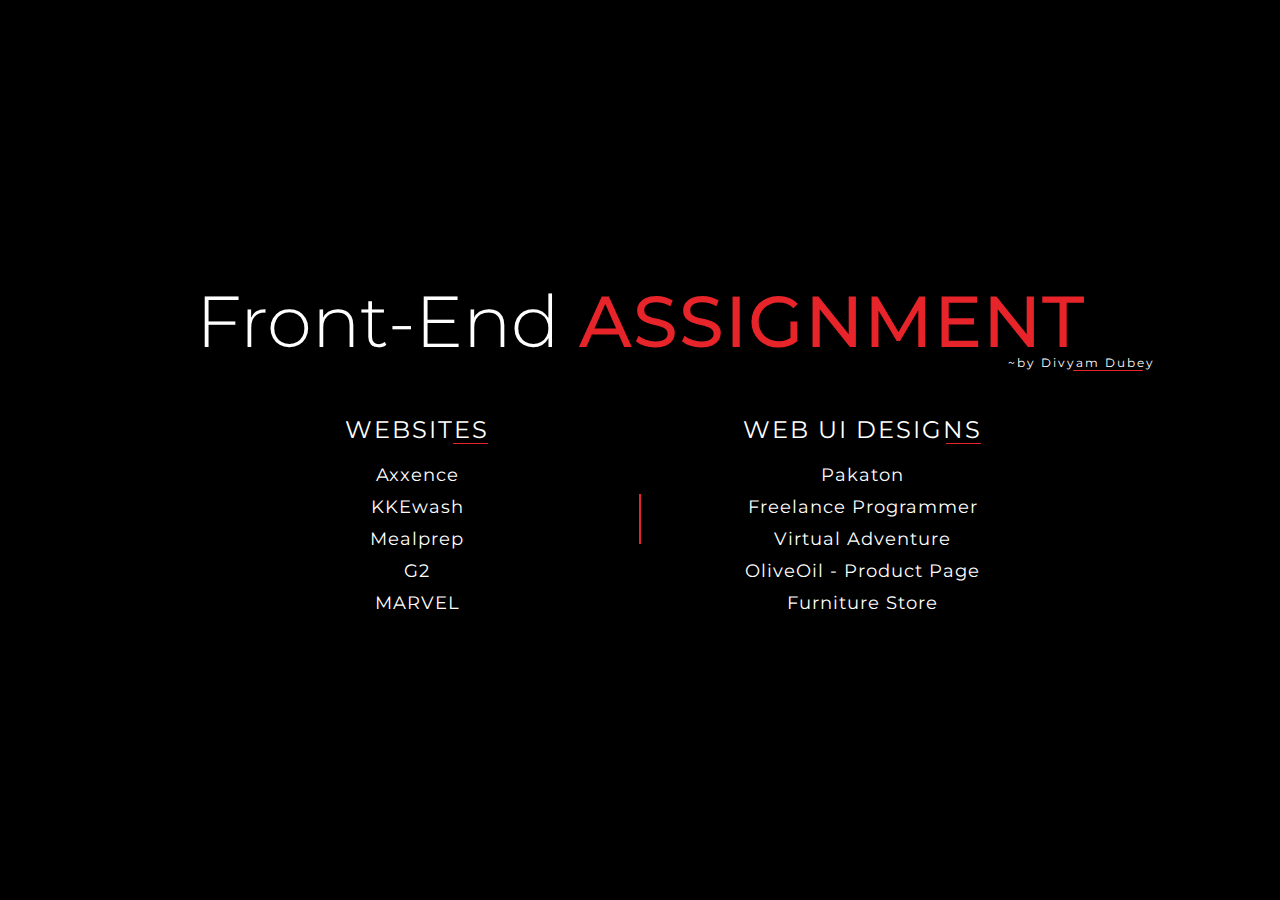
<file: index.html>
<!DOCTYPE html>
<html lang="en">
  <head>
    <meta charset="UTF-8" />
    <meta name="viewport" content="width=device-width, initial-scale=1.0" />
    <title>Fron-End Assignments</title>
    <link rel="stylesheet" href="style.css" />
    <link rel="shortcut icon" href="./favicon.png" type="image/x-icon" />
  </head>
  <body>
    <div class="main">
      <div class="main-container">
        <div class="head">
          <h1>Front-End <span class="red-txt">ASSIGNMENT</span></h1>
          <div class="author-name">
            <p>~by Divyam Dubey <span class="red-bar"></span></p>
          </div>
        </div>
        <div class="links-container">
          <ul>
            <h2 class="link-heading">
              Websit<span class="pos-rel"
                >es<span class="red-head-bar"></span
              ></span>
            </h2>
            <li><a href="./website/Axxence-website/index.html">Axxence</a></li>
            <li><a href="./website/kkewash/index.html">KKEwash</a></li>
            <li><a href="./website/Mealprep/index.html">Mealprep</a></li>
            <li><a href="./website/g2-website-static/index.html">G2</a></li>
            <li><a href="./website/marvel-website/index.html">MARVEL</a></li>
          </ul>
          <div class="separator"></div>
          <ul>
            <h2 class="link-heading">
              Web UI Desig<span class="pos-rel"
                >ns<span class="red-head-bar"></span
              ></span>
            </h2>
            <li><a href="./web ui/web-ui-10-pakaton/index.html">Pakaton</a></li>
            <li>
              <a href="./web ui/web-ui-11-man-programmer/index.html"
                >Freelance Programmer</a
              >
            </li>
            <li>
              <a href="./web ui/web-ui-9-virtual-adventure/"
                >Virtual Adventure</a
              >
            </li>
            <li>
              <a href="./web ui/web-ui-12-olive-oil/"
                >OliveOil - Product Page</a
              >
            </li>
            <li>
              <a href="./web ui/web-ui-13-furniture-store/">Furniture Store</a>
            </li>
          </ul>
        </div>
      </div>
    </div>
  </body>
</html>
</file>
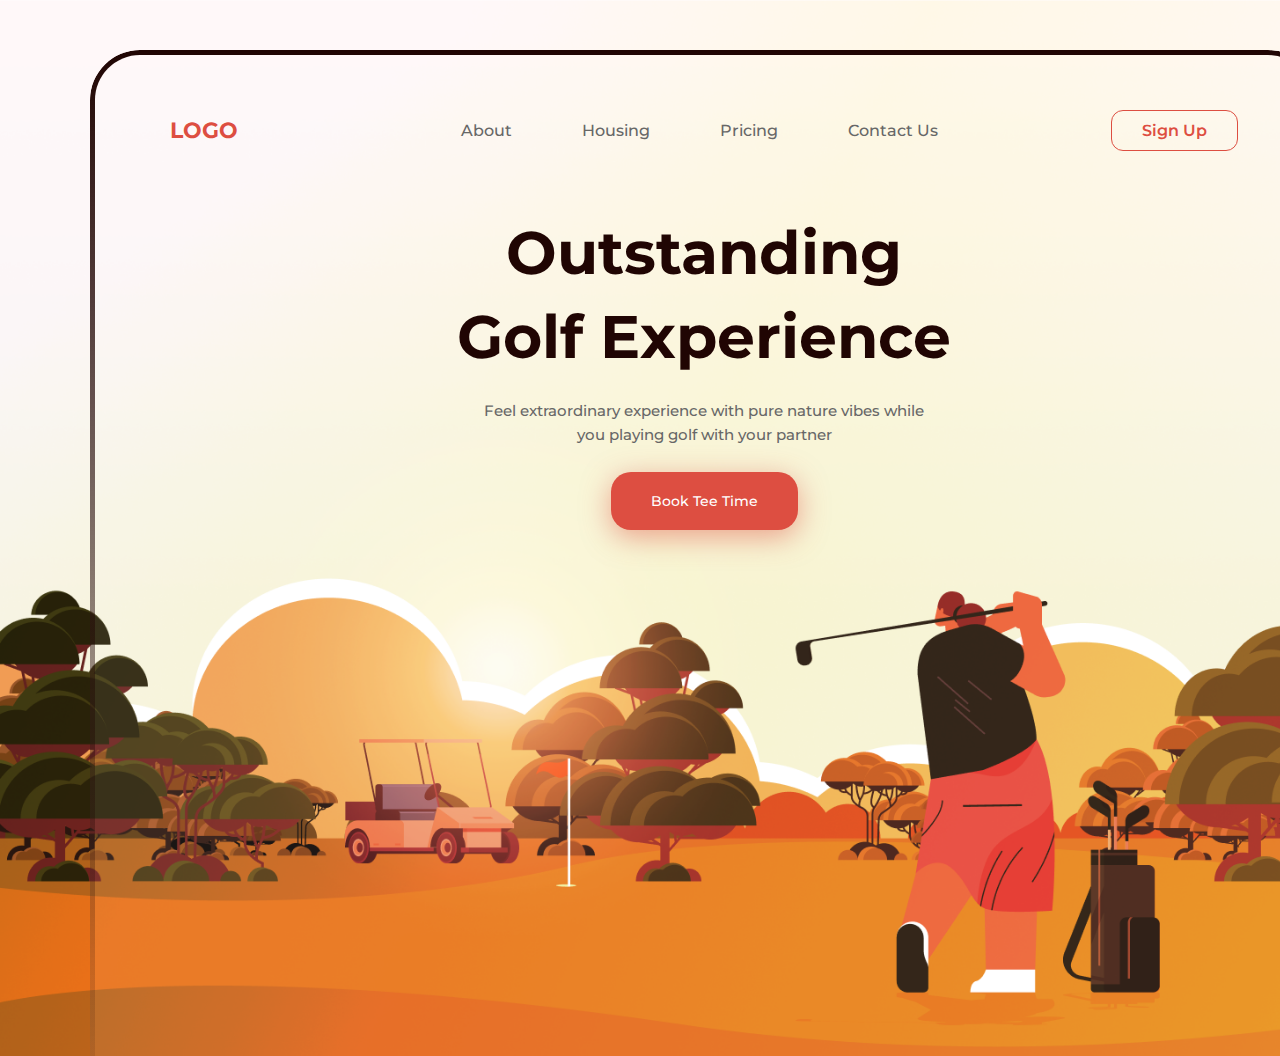
<file: web ui/web-ui-10-pakaton/index.html>
<!DOCTYPE html>
<html lang="en">
  <head>
    <meta charset="UTF-8" />
    <meta name="viewport" content="width=device-width, initial-scale=1.0" />
    <link
      rel="icon"
      href="data:image/svg+xml,<svg xmlns=%22http://www.w3.org/2000/svg%22 viewBox=%220 0 100 100%22><text y=%22.9em%22 font-size=%2290%22>⛳</text></svg>"
    />
    <title>Golf</title>
    <link rel="stylesheet" href="style.css" />
  </head>
  <body>
    <div class="app">
      <section class="hero-section">
        <div class="hero-bg-container">
          <img src="./hero-bg.png" alt="" />
        </div>
        <div class="hero-content-container">
          <div class="hero-content">
            <div class="navbar">
              <div class="logo">LOGO</div>
              <ul class="nav-links-list">
                <li class="nav-link-item">About</li>
                <li class="nav-link-item">Housing</li>
                <li class="nav-link-item">Pricing</li>
                <li class="nav-link-item">Contact Us</li>
              </ul>
              <button class="signup-btn">Sign Up</button>
            </div>
            <div class="hero-middle-content">
              <h1>
                Outstanding <br />
                Golf Experience
              </h1>
              <p>
                Feel extraordinary experience with pure nature vibes while
                <br />
                you playing golf with your partner
              </p>
              <button class="explore-now-btn">Book Tee Time</button>
            </div>
          </div>
        </div>
      </section>
    </div>
  </body>
</html>
</file>
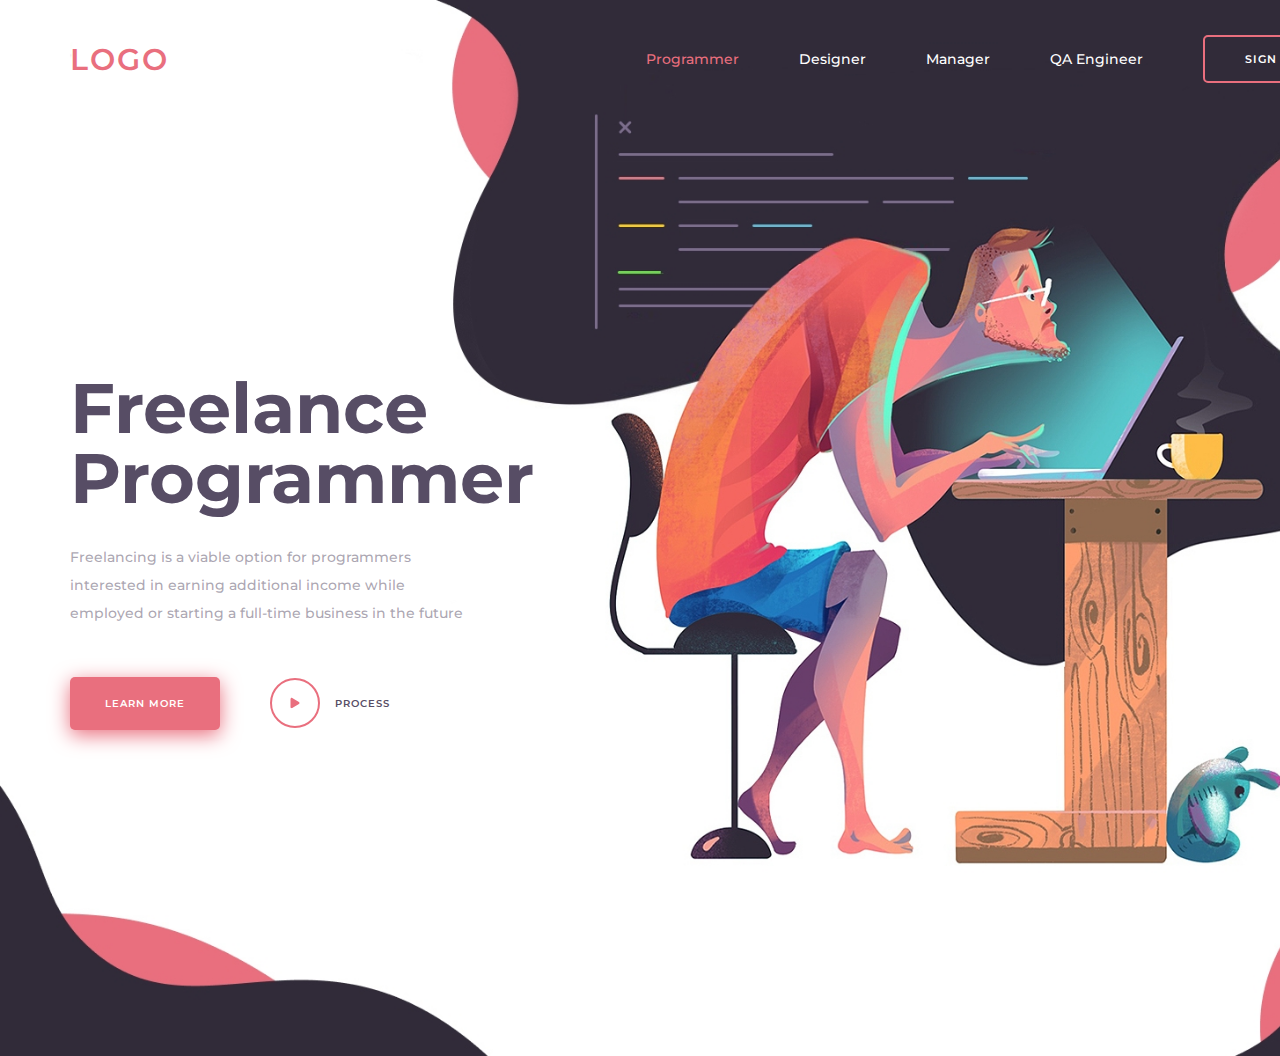
<file: web ui/web-ui-11-man-programmer/index.html>
<!DOCTYPE html>
<html lang="en">
  <head>
    <meta charset="UTF-8" />
    <meta name="viewport" content="width=device-width, initial-scale=1.0" />
    <title>Freelance Programmer</title>
    <link rel="stylesheet" href="style.css" />
  </head>
  <body>
    <div class="app">
      <div class="bg-img-container">
        <img src="test.jpg" alt="" />
      </div>
      <div class="hero-content">
        <nav class="navbar">
          <div class="logo-container">LOGO</div>
          <ul class="nav-links-list">
            <li class="nav-link-item">Programmer</li>
            <li class="nav-link-item">Designer</li>
            <li class="nav-link-item">Manager</li>
            <li class="nav-link-item">QA Engineer</li>
            <li class="nav-link-item">
              <button class="signin-btn">SIGN IN</button>
            </li>
          </ul>
        </nav>
        <div class="middle-section">
          <h1>Freelance <br />Programmer</h1>
          <p>
            Freelancing is a viable option for programmers <br />
            interested in earning additional income while <br />
            employed or starting a full-time business in the future
          </p>
          <div class="btn-container">
            <button class="learn-btn">LEARN MORE</button>
            <button class="process-btn">
              <span class="play-icon"
                ><svg xmlns="http://www.w3.org/2000/svg" viewBox="0 0 384 512">
                  <path
                    d="M73 39c-14.8-9.1-33.4-9.4-48.5-.9S0 62.6 0 80V432c0 17.4 9.4 33.4 24.5 41.9s33.7 8.1 48.5-.9L361 297c14.3-8.7 23-24.2 23-41s-8.7-32.2-23-41L73 39z"
                  /></svg></span
              ><span>PROCESS</span>
            </button>
          </div>
        </div>
      </div>
    </div>
  </body>
</html>
</file>
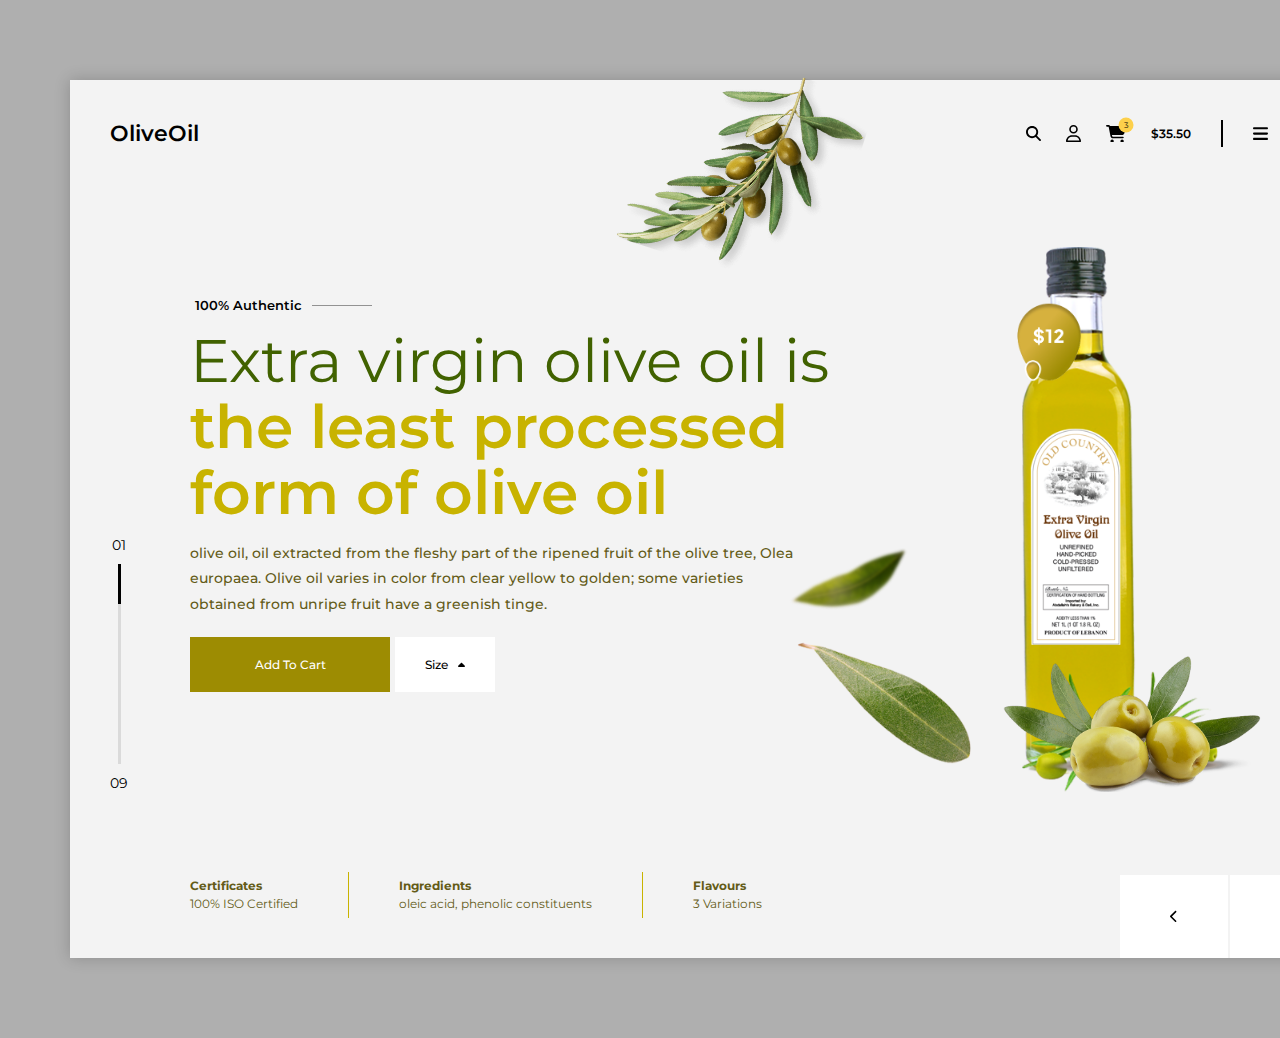
<file: web ui/web-ui-12-olive-oil/index.html>
<!DOCTYPE html>
<html lang="en">
  <head>
    <meta charset="UTF-8" />
    <meta name="viewport" content="width=device-width, initial-scale=1.0" />
    <title>Single Product Page Design UI</title>
    <link rel="stylesheet" href="style.css" />
    <link rel="shortcut icon" href="#" type="image/x-icon" />
  </head>
  <body>
    <div class="main">
      <div class="main-container">
        <!-- navbar -->
        <nav>
          <div class="nav-logo-container">OliveOil</div>
          <div class="nav-right">
            <div class="nav-icons-container">
              <div class="nav-icon">
                <svg xmlns="http://www.w3.org/2000/svg" viewBox="0 0 512 512">
                  <path
                    d="M416 208c0 45.9-14.9 88.3-40 122.7L502.6 457.4c12.5 12.5 12.5 32.8 0 45.3s-32.8 12.5-45.3 0L330.7 376c-34.4 25.2-76.8 40-122.7 40C93.1 416 0 322.9 0 208S93.1 0 208 0S416 93.1 416 208zM208 352a144 144 0 1 0 0-288 144 144 0 1 0 0 288z"
                  />
                </svg>
              </div>
              <div class="nav-icon">
                <svg xmlns="http://www.w3.org/2000/svg" viewBox="0 0 448 512">
                  <path
                    d="M304 128a80 80 0 1 0 -160 0 80 80 0 1 0 160 0zM96 128a128 128 0 1 1 256 0A128 128 0 1 1 96 128zM49.3 464H398.7c-8.9-63.3-63.3-112-129-112H178.3c-65.7 0-120.1 48.7-129 112zM0 482.3C0 383.8 79.8 304 178.3 304h91.4C368.2 304 448 383.8 448 482.3c0 16.4-13.3 29.7-29.7 29.7H29.7C13.3 512 0 498.7 0 482.3z"
                  />
                </svg>
              </div>
              <div class="nav-icon cart-icon">
                <svg xmlns="http://www.w3.org/2000/svg" viewBox="0 0 576 512">
                  <path
                    d="M0 24C0 10.7 10.7 0 24 0H69.5c22 0 41.5 12.8 50.6 32h411c26.3 0 45.5 25 38.6 50.4l-41 152.3c-8.5 31.4-37 53.3-69.5 53.3H170.7l5.4 28.5c2.2 11.3 12.1 19.5 23.6 19.5H488c13.3 0 24 10.7 24 24s-10.7 24-24 24H199.7c-34.6 0-64.3-24.6-70.7-58.5L77.4 54.5c-.7-3.8-4-6.5-7.9-6.5H24C10.7 48 0 37.3 0 24zM128 464a48 48 0 1 1 96 0 48 48 0 1 1 -96 0zm336-48a48 48 0 1 1 0 96 48 48 0 1 1 0-96z"
                  />
                </svg>
                <span class="cart-count">3</span>
              </div>
              <div class="nav-price">$35.50</div>
            </div>
            <div class="menu-btn">
              <svg xmlns="http://www.w3.org/2000/svg" viewBox="0 0 448 512">
                <path
                  d="M0 96C0 78.3 14.3 64 32 64H416c17.7 0 32 14.3 32 32s-14.3 32-32 32H32C14.3 128 0 113.7 0 96zM0 256c0-17.7 14.3-32 32-32H416c17.7 0 32 14.3 32 32s-14.3 32-32 32H32c-17.7 0-32-14.3-32-32zM448 416c0 17.7-14.3 32-32 32H32c-17.7 0-32-14.3-32-32s14.3-32 32-32H416c17.7 0 32 14.3 32 32z"
                />
              </svg>
            </div>
          </div>
        </nav>
        <!-- hero -->
        <section class="hero-section">
          <div class="hero-container">
            <div class="hero-content">
              <p class="auth-para">
                <span>100% Authentic </span>
                <span class="bar"></span>
              </p>
              <h1>
                <span class="green">Extra virgin olive oil is</span><br />the
                least processed<br />
                form of olive oil
              </h1>
              <p class="hero-para">
                olive oil, oil extracted from the fleshy part of the ripened
                fruit of the olive tree, Olea <br />
                europaea. Olive oil varies in color from clear yellow to golden;
                some varieties <br />
                obtained from unripe fruit have a greenish tinge.
              </p>
              <div class="hero-btn-container">
                <button class="cart-btn">Add To Cart</button>
                <button class="size-btn">
                  Size
                  <span class="size-arr"
                    ><svg
                      xmlns="http://www.w3.org/2000/svg"
                      viewBox="0 0 320 512"
                    >
                      <path
                        d="M182.6 137.4c-12.5-12.5-32.8-12.5-45.3 0l-128 128c-9.2 9.2-11.9 22.9-6.9 34.9s16.6 19.8 29.6 19.8H288c12.9 0 24.6-7.8 29.6-19.8s2.2-25.7-6.9-34.9l-128-128z"
                      /></svg
                  ></span>
                </button>
              </div>

              <div class="side-bar-container">
                <p>01</p>
                <div class="side-bar">
                  <div class="side-dark-bar"></div>
                </div>
                <p>09</p>
              </div>
            </div>
            <div class="hero-bg">
              <div class="hero-bg-img">
                <div class="drop">
                  <img src="./assets/drop.png" alt="" />
                </div>
                <div class="olives">
                  <img src="./assets/olives.png" alt="" />
                </div>
                <img src="./assets/hero-img.png" alt="" />
              </div>
            </div>
          </div>
          <ul class="hero-features-list">
            <li><strong>Certificates</strong><br />100% ISO Certified</li>
            <li>
              <strong>Ingredients</strong><br />oleic acid, phenolic
              constituents
            </li>
            <li><strong>Flavours</strong><br />3 Variations</li>
          </ul>
        </section>
        <!-- olive branch -->
        <div class="olive-branch">
          <img src="./assets/olive-branch.png" alt="" />
        </div>
        <!-- left-right-btn -->
        <div class="arr-btn right-btn">
          <button>
            <svg xmlns="http://www.w3.org/2000/svg" viewBox="0 0 320 512">
              <path
                d="M310.6 233.4c12.5 12.5 12.5 32.8 0 45.3l-192 192c-12.5 12.5-32.8 12.5-45.3 0s-12.5-32.8 0-45.3L242.7 256 73.4 86.6c-12.5-12.5-12.5-32.8 0-45.3s32.8-12.5 45.3 0l192 192z"
              />
            </svg>
          </button>
        </div>
        <div class="arr-btn left-btn">
          <button>
            <svg xmlns="http://www.w3.org/2000/svg" viewBox="0 0 320 512">
              <path
                d="M9.4 233.4c-12.5 12.5-12.5 32.8 0 45.3l192 192c12.5 12.5 32.8 12.5 45.3 0s12.5-32.8 0-45.3L77.3 256 246.6 86.6c12.5-12.5 12.5-32.8 0-45.3s-32.8-12.5-45.3 0l-192 192z"
              />
            </svg>
          </button>
        </div>
      </div>
    </div>
  </body>
</html>
</file>
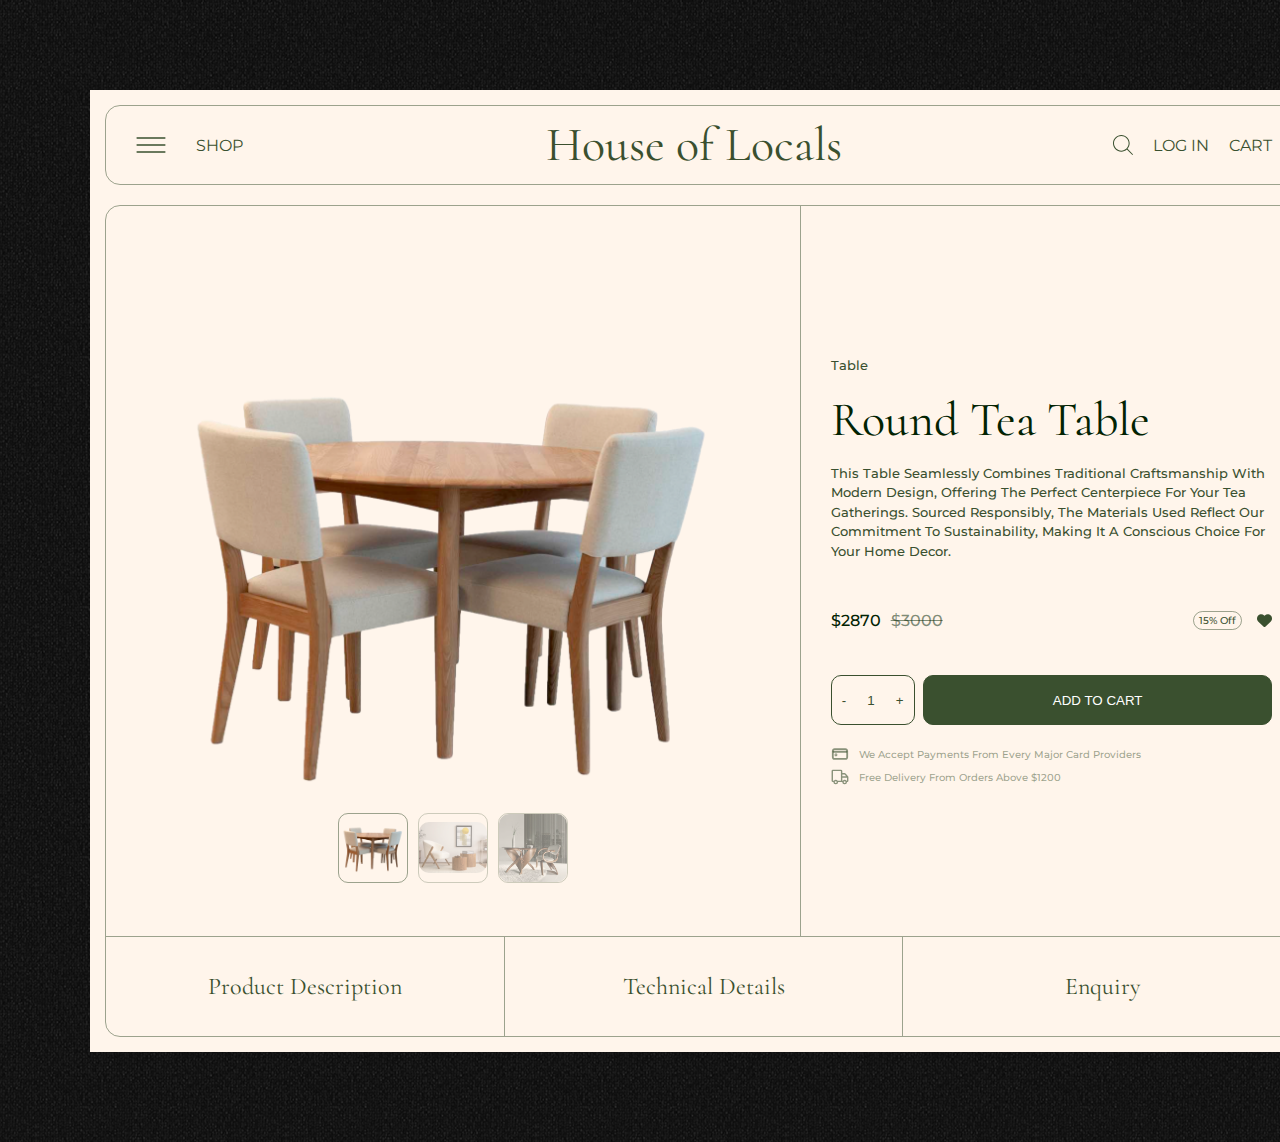
<file: web ui/web-ui-13-furniture-store/index.html>
<!DOCTYPE html>
<html lang="en">
  <head>
    <meta charset="UTF-8" />
    <meta name="viewport" content="width=device-width, initial-scale=1.0" />
    <title>Furniture Store</title>
    <link rel="stylesheet" href="style.css" />
    <link rel="shortcut icon" href="#" type="image/x-icon" />
  </head>
  <body>
    <div class="main">
      <div class="main-container">
        <!-- navbar -->
        <nav>
          <ul class="nav-links-list nav-left">
            <li class="menu-icon">
              <a href="#"><img src="./assets/hamburger-menu.svg" alt="" /></a>
            </li>
            <li><a href="#">SHOP</a></li>
          </ul>
          <h1>House of Locals</h1>
          <ul class="nav-links-list nav-right">
            <li class="search-icon">
              <a href="#"><img src="./assets/search.svg" alt="" /></a>
            </li>
            <li><a href="#">LOG IN</a></li>
            <li><a href="#">CART</a></li>
          </ul>
        </nav>

        <!-- hero -->
        <section class="hero-section">
          <div class="hero-main">
            <div class="hero-left">
              <img src="./assets/main-furniture.png" alt="" />
              <div class="choices-img-container">
                <div class="choice-img">
                  <img src="./assets/main-furniture.png" alt="" />
                </div>
                <div class="choice-img">
                  <img src="./assets/pic-1.webp" alt="" />
                </div>
                <div class="choice-img">
                  <img src="./assets/pic-2.webp" alt="" />
                </div>
              </div>
            </div>
            <div class="hero-right">
              <p class="table">Table</p>
              <h2>Round Tea Table</h2>
              <p class="furniture-para">
                This table seamlessly combines traditional craftsmanship with
                <br />
                modern design, offering the perfect centerpiece for your tea
                <br />
                gatherings. sourced responsibly, the materials used reflect our
                <br />
                commitment to sustainability, making it a conscious choice for
                <br />
                your home decor.
              </p>
              <div class="price-discount">
                <div class="price-container">
                  <p class="price">$2870</p>
                  <p class="price price-cut">$3000</p>
                </div>
                <div class="discount-container">
                  <p>15% Off</p>
                  <div class="heart">
                    <svg
                      xmlns="http://www.w3.org/2000/svg"
                      viewBox="0 0 512 512"
                    >
                      <path
                        d="M47.6 300.4L228.3 469.1c7.5 7 17.4 10.9 27.7 10.9s20.2-3.9 27.7-10.9L464.4 300.4c30.4-28.3 47.6-68 47.6-109.5v-5.8c0-69.9-50.5-129.5-119.4-141C347 36.5 300.6 51.4 268 84L256 96 244 84c-32.6-32.6-79-47.5-124.6-39.9C50.5 55.6 0 115.2 0 185.1v5.8c0 41.5 17.2 81.2 47.6 109.5z"
                      />
                    </svg>
                  </div>
                </div>
              </div>
              <div class="count-cart">
                <button class="count-btn">
                  <span>-</span>
                  <span class="count">1</span>
                  <span>+</span>
                </button>
                <button class="cart-btn">ADD TO CART</button>
              </div>
              <p class="lower-para pay-para">
                <img src="./assets/credit-card.svg" alt="" />We accept payments
                from every major card providers
              </p>
              <p class="lower-para">
                <img src="./assets/truck.svg" alt="" />Free delivery from orders
                above $1200
              </p>
            </div>
          </div>
          <div class="hero-lower">
            <h2>Product Description</h2>
            <h2>Technical Details</h2>
            <h2>Enquiry</h2>
          </div>
        </section>
      </div>
    </div>
  </body>
</html>
</file>
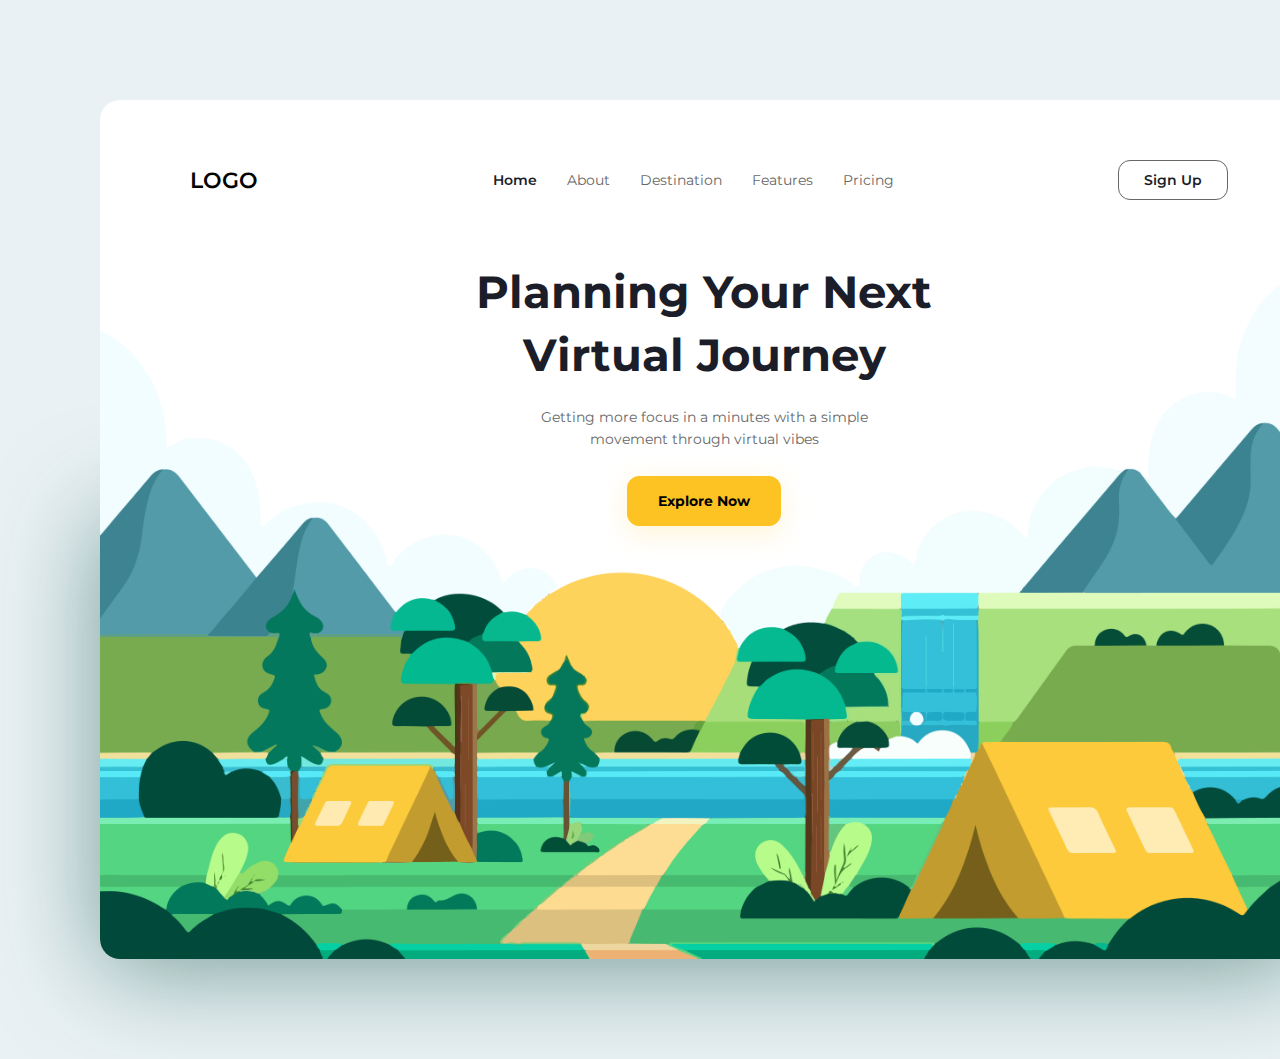
<file: web ui/web-ui-9-virtual-adventure/index.html>
<!DOCTYPE html>
<html lang="en">
  <head>
    <meta charset="UTF-8" />
    <meta name="viewport" content="width=device-width, initial-scale=1.0" />
    <link
      rel="icon"
      href="data:image/svg+xml,<svg xmlns=%22http://www.w3.org/2000/svg%22 viewBox=%220 0 100 100%22><text y=%22.9em%22 font-size=%2290%22>🌲</text></svg>"
    />
    <title>Virtual Adventure</title>
    <link rel="stylesheet" href="style.css" />
  </head>
  <body>
    <div class="app">
      <section class="hero-section">
        <div class="hero-container">
          <div class="navbar">
            <div class="logo">LOGO</div>
            <ul class="nav-links-list">
              <li class="nav-link-item">Home</li>
              <li class="nav-link-item">About</li>
              <li class="nav-link-item">Destination</li>
              <li class="nav-link-item">Features</li>
              <li class="nav-link-item">Pricing</li>
            </ul>
            <button class="signup-btn">Sign Up</button>
          </div>
          <div class="bg-img-container">
            <div class="hero-content">
              <h1>
                Planning Your Next <br />
                Virtual Journey
              </h1>
              <p>
                Getting more focus in a minutes with a simple <br />
                movement through virtual vibes
              </p>
              <button class="explore-now-btn">Explore Now</button>
            </div>
            <img src="./bg.png" alt="" />
            <div class="green-shadow-box"></div>
          </div>
        </div>
      </section>
    </div>
  </body>
</html>
</file>
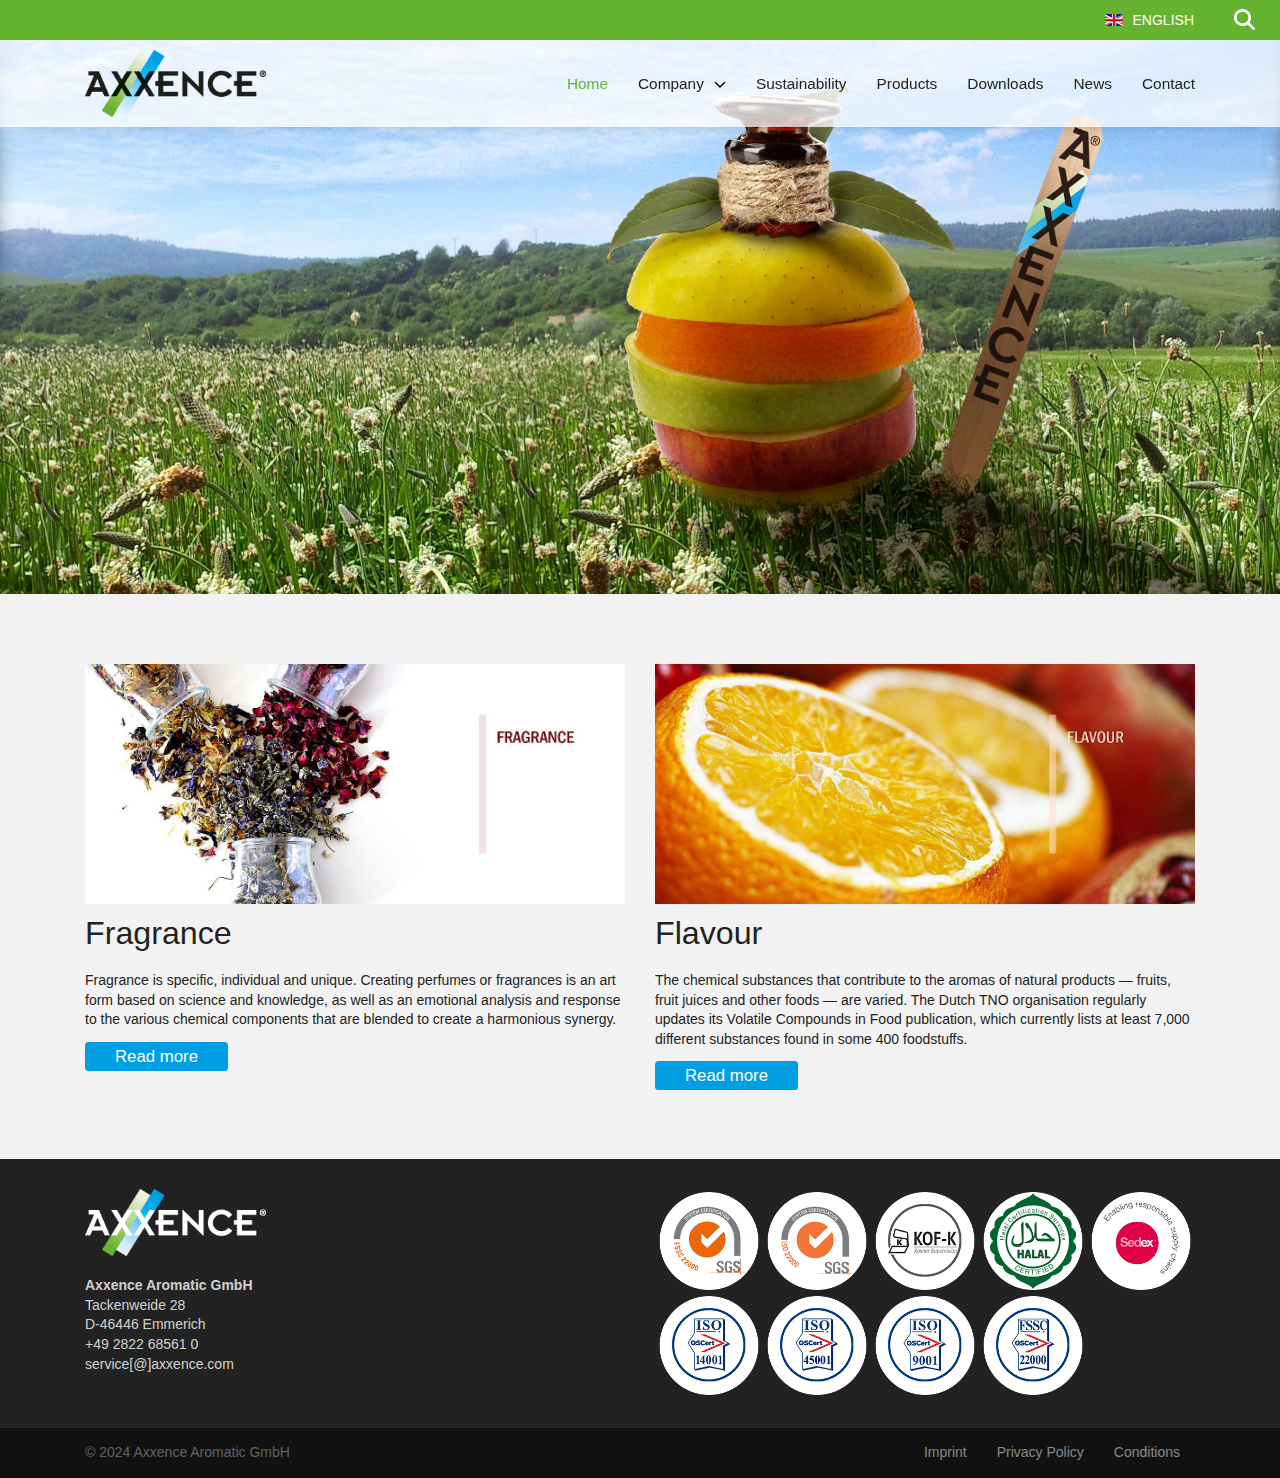
<file: website/Axxence-website/index.html>
<!DOCTYPE html>
<html lang="en">
  <head>
    <meta charset="UTF-8" />
    <meta name="viewport" content="width=device-width, initial-scale=1.0" />
    <title>Axxence</title>
    <link rel="stylesheet" href="style.css" />
  </head>
  <body>
    <div class="app">
      <header>
        <!-- green bar -->
        <div class="bar">
          <div class="lang-container">
            <a href="#">
              <img src="./assets/en-US.gif" alt="" /><span>ENGLISH</span>
            </a>
          </div>
          <ul class="icons">
            <li class="search-icon">
              <svg xmlns="http://www.w3.org/2000/svg" viewBox="0 0 512 512">
                <!--!Font Awesome Free 6.5.1 by @fontawesome - https://fontawesome.com License - https://fontawesome.com/license/free Copyright 2024 Fonticons, Inc.-->
                <path
                  d="M416 208c0 45.9-14.9 88.3-40 122.7L502.6 457.4c12.5 12.5 12.5 32.8 0 45.3s-32.8 12.5-45.3 0L330.7 376c-34.4 25.2-76.8 40-122.7 40C93.1 416 0 322.9 0 208S93.1 0 208 0S416 93.1 416 208zM208 352a144 144 0 1 0 0-288 144 144 0 1 0 0 288z"
                />
              </svg>
            </li>
            <li class="mobile-menu-icon">
              <svg xmlns="http://www.w3.org/2000/svg" viewBox="0 0 448 512">
                <!--!Font Awesome Free 6.5.1 by @fontawesome - https://fontawesome.com License - https://fontawesome.com/license/free Copyright 2024 Fonticons, Inc.-->
                <path
                  d="M0 96C0 78.3 14.3 64 32 64H416c17.7 0 32 14.3 32 32s-14.3 32-32 32H32C14.3 128 0 113.7 0 96zM0 256c0-17.7 14.3-32 32-32H416c17.7 0 32 14.3 32 32s-14.3 32-32 32H32c-17.7 0-32-14.3-32-32zM448 416c0 17.7-14.3 32-32 32H32c-17.7 0-32-14.3-32-32s14.3-32 32-32H416c17.7 0 32 14.3 32 32z"
                />
              </svg>
            </li>
          </ul>
        </div>

        <!-- navbar -->
        <nav class="navbar">
          <div class="nav-container">
            <div class="logo-container">
              <a href="#" class="logo-link"
                ><img src="./assets/logo.png" alt=""
              /></a>
            </div>

            <ul class="nav-links-list">
              <li class="nav-link-item"><a href="">Home</a></li>
              <li class="nav-link-item company-link">
                <a href=""
                  ><span class="company-txt">Company</span
                  ><span class="dropdown"
                    ><svg
                      xmlns="http://www.w3.org/2000/svg"
                      viewBox="0 0 512 512"
                    >
                      <!--!Font Awesome Free 6.5.1 by @fontawesome - https://fontawesome.com License - https://fontawesome.com/license/free Copyright 2024 Fonticons, Inc.-->
                      <path
                        d="M233.4 406.6c12.5 12.5 32.8 12.5 45.3 0l192-192c12.5-12.5 12.5-32.8 0-45.3s-32.8-12.5-45.3 0L256 338.7 86.6 169.4c-12.5-12.5-32.8-12.5-45.3 0s-12.5 32.8 0 45.3l192 192z"
                      /></svg></span
                ></a>
              </li>
              <li class="nav-link-item"><a href="">Sustainability</a></li>
              <li class="nav-link-item"><a href="">Products</a></li>
              <li class="nav-link-item"><a href="">Downloads</a></li>
              <li class="nav-link-item"><a href="">News</a></li>
              <li class="nav-link-item"><a href="">Contact</a></li>
            </ul>
          </div>
        </nav>
      </header>

      <!-- Middle -->
      <section class="middle-container">
        <div class="bg-img-container"></div>
        <div class="middle-content-container">
          <div class="middle-row">
            <div class="middle-item">
              <div class="middle-item-img">
                <img src="./assets/fragrance.jpg" alt="" />
              </div>
              <div class="middle-item-content">
                <h2>Fragrance</h2>
                <p class="middle-para">
                  Fragrance is specific, individual and unique. Creating
                  perfumes or fragrances is an art form based on science and
                  knowledge, as well as an emotional analysis and response to
                  the various chemical components that are blended to create a
                  harmonious synergy.
                </p>
                <p class="read-more-btn">
                  <a href="/en/fragrance.html" class="#">Read more</a>
                </p>
              </div>
            </div>
            <div class="middle-item">
              <div class="middle-item-img">
                <img src="./assets/oranges.jpg" alt="" />
              </div>
              <div class="middle-item-content">
                <h2>Flavour</h2>
                <p class="middle-para">
                  The chemical substances that contribute to the aromas of
                  natural products — fruits, fruit juices and other foods — are
                  varied. The Dutch TNO organisation regularly updates its
                  Volatile Compounds in Food publication, which currently lists
                  at least 7,000 different substances found in some 400
                  foodstuffs.
                </p>
                <p class="read-more-btn">
                  <a href="/en/fragrance.html" class="#">Read more</a>
                </p>
              </div>
            </div>
          </div>
        </div>
      </section>

      <!-- FOOTER -->
      <footer>
        <div class="upper-footer">
          <div class="upper-container">
            <div class="upper-footer-left">
              <div class="footer-logo">
                <img src="./assets/logo_footer.png" alt="" />
              </div>
              <p class="footer-para">
                <b>Axxence Aromatic GmbH</b>
                <br />
                Tackenweide 28 <br />
                D-46446 Emmerich <br />
                +49 2822 68561 0 <br />
                service[@]axxence.com
              </p>
            </div>
            <div class="upper-footer-right">
              <div class="certi-logo">
                <img src="./assets/fssc22000.png" alt="" />
              </div>
              <div class="certi-logo">
                <img src="./assets/iso22000.png" alt="" />
              </div>
              <div class="certi-logo">
                <img src="./assets/KOF-K.Rund.png" alt="" />
              </div>
              <div class="certi-logo">
                <img src="./assets/Halal-Logo-CMYK-print-use.png" alt="" />
              </div>
              <div class="certi-logo">
                <img src="./assets/SedexRund.png" alt="" />
              </div>
              <div class="certi-logo">
                <img src="./assets/ISO14001Rund.png" alt="" />
              </div>
              <div class="certi-logo">
                <img src="./assets/ISO45001Rund.png" alt="" />
              </div>
              <div class="certi-logo">
                <img src="./assets/ISO9001Rund.png" alt="" />
              </div>
              <div class="certi-logo">
                <img src="./assets/FSSCRund.png" alt="" />
              </div>
            </div>
          </div>
        </div>
        <div class="lower-footer">
          <div class="lower-container">
            <p class="lower-para">&copy; 2024 Axxence Aromatic GmbH</p>
            <ul class="lower-footer-links-list">
              <li class="lower-footer-link-item"><a href="#">Imprint</a></li>
              <li class="lower-footer-link-item">
                <a href="#">Privacy Policy</a>
              </li>
              <li class="lower-footer-link-item"><a href="#">Conditions</a></li>
            </ul>
          </div>
        </div>
      </footer>
    </div>
  </body>
</html>
</file>
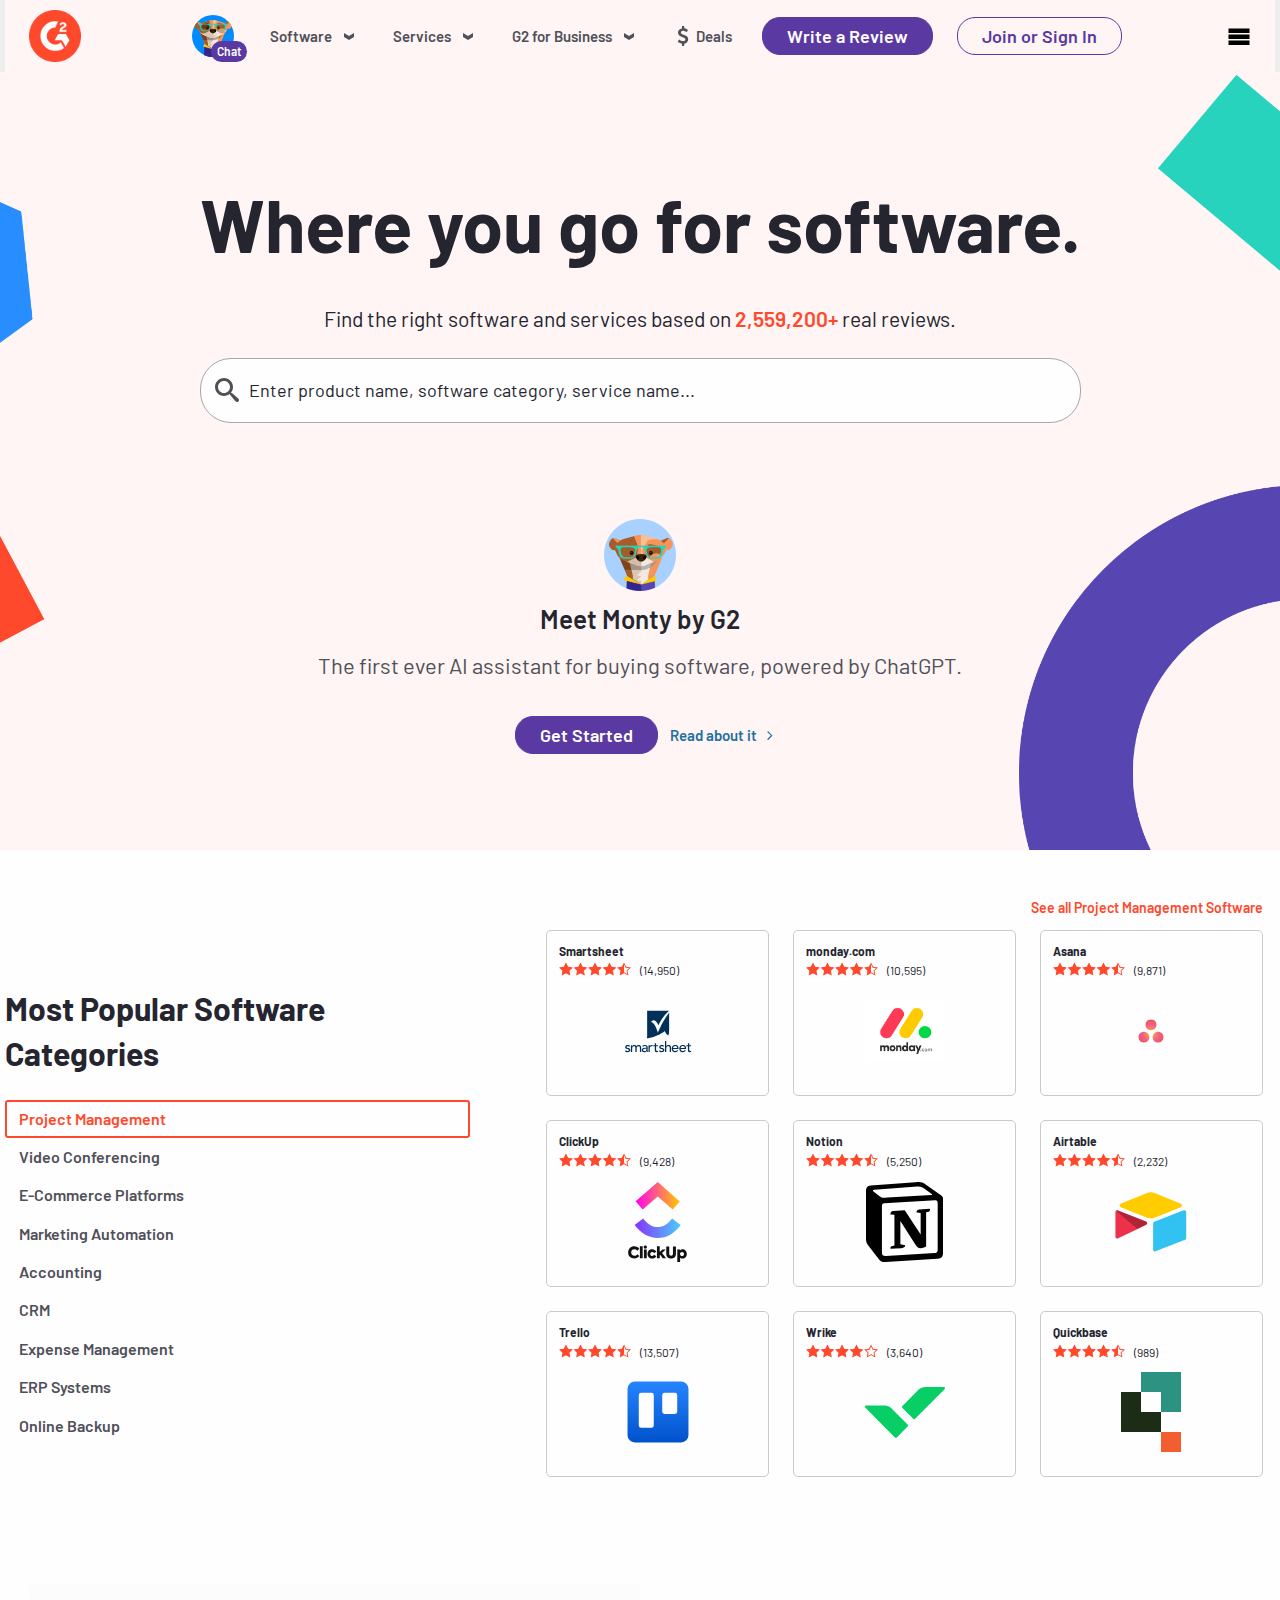
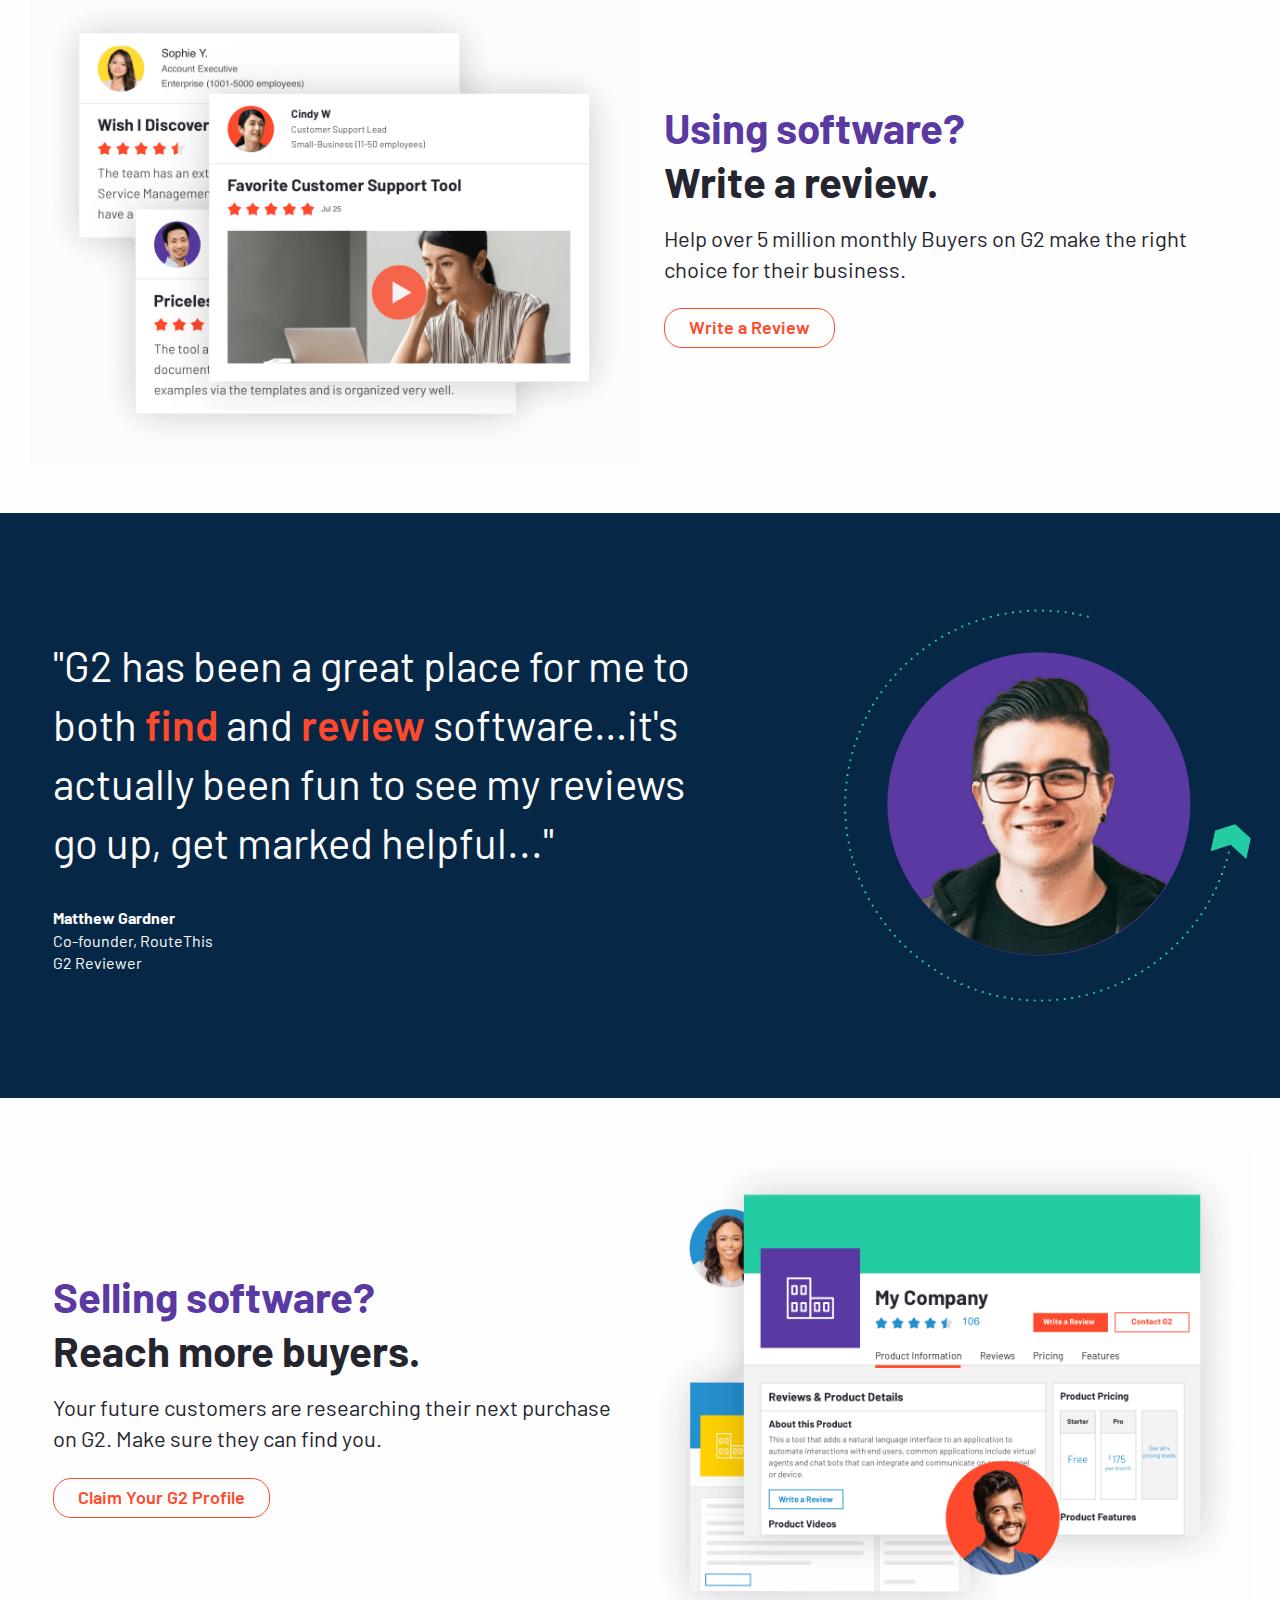
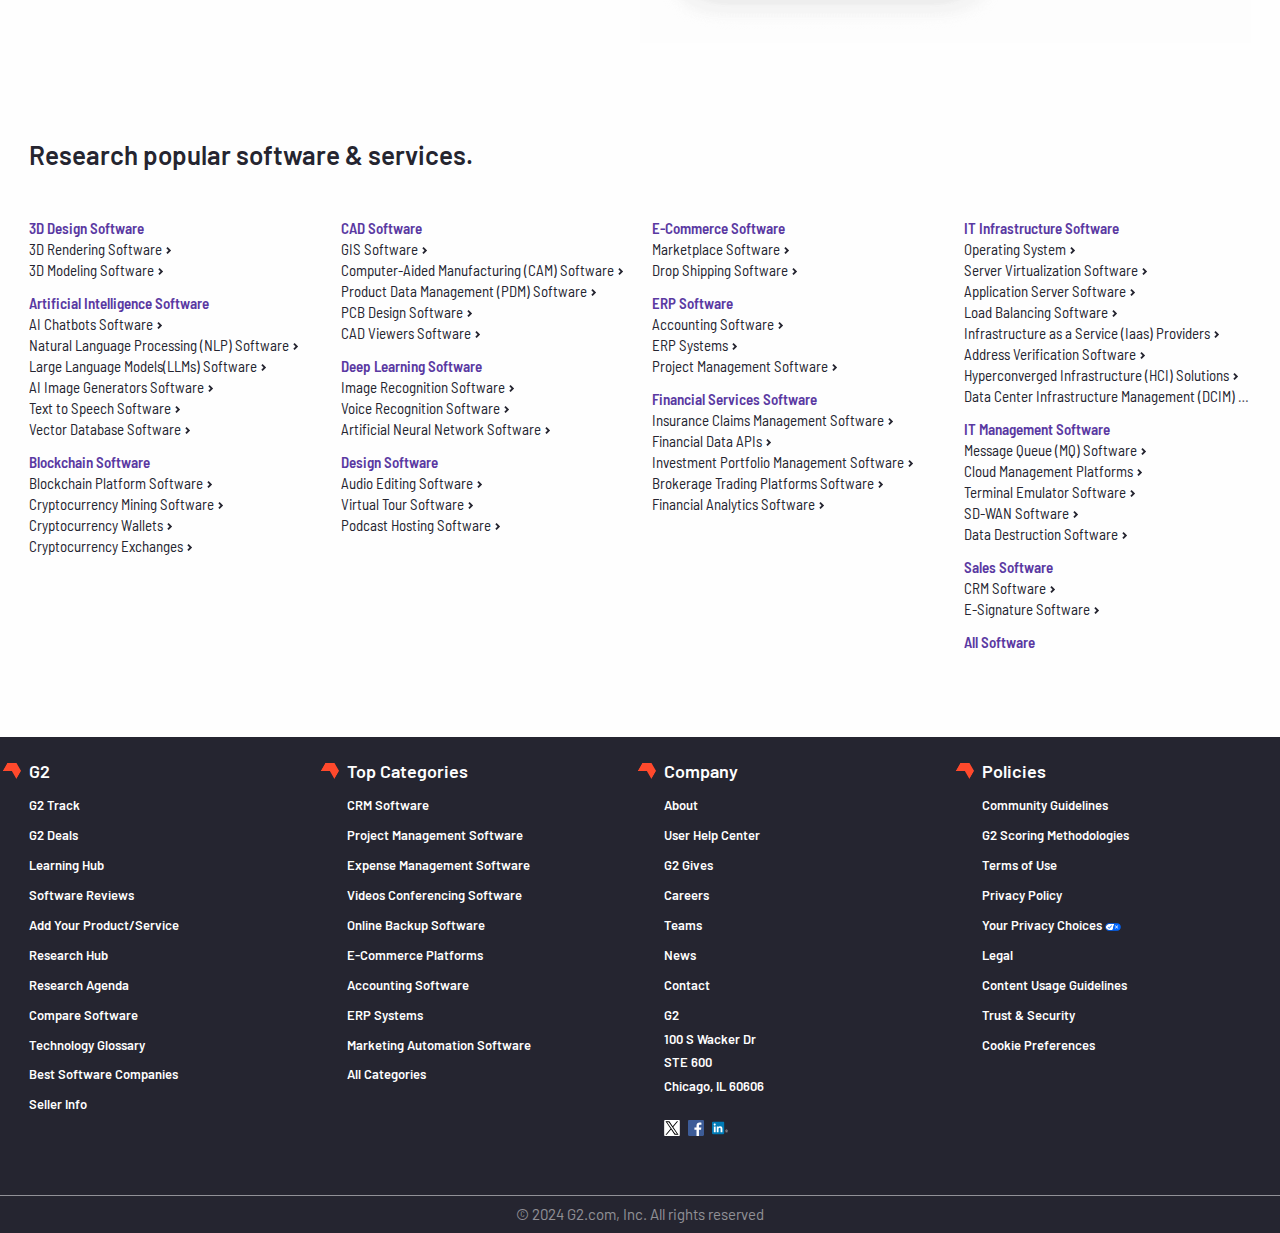
<file: website/g2-website-static/index.html>
<!DOCTYPE html>
<html lang="en">
  <head>
    <meta charset="UTF-8" />
    <meta name="viewport" content="width=device-width, initial-scale=1.0" />
    <title>G2-website</title>
    <link rel="stylesheet" href="style.css" />
  </head>
  <body>
    <div class="app">
      <!-- NAVBAR -->
      <nav class="navbar">
        <div class="logo-container">
          <img src="./assets/g2-logo.png" alt="" />
        </div>
        <ul class="nav-links-list">
          <li class="nav-link-item">
            <a href="#">
              <div class="nav-monty-container">
                <img src="./assets/nav-monty.svg" alt="" />
              </div>
              <div class="chat-badge">
                <span>Chat</span>
              </div>
            </a>
          </li>
          <li class="nav-link-item">
            <a href="#">
              Software
              <svg
                class="dropdown-svg"
                xmlns="http://www.w3.org/2000/svg"
                contain="paint"
                buffered-rendering="static"
                viewBox="0 0 10 10"
                class="tiny ml-1 mr-4th r-180 icon-chevron-thin nessy-only"
                aria-labelledby="icon-label-4327bc6111c0fb1928976e4d35776ed6"
                role="img"
              >
                <title id="icon-label-4327bc6111c0fb1928976e4d35776ed6">
                  Expand/Collapse Software
                </title>
                <path d="M10.001 8.015V3.957L5.017.915l-5.016 3v4l5-3z"></path>
              </svg>
            </a>
          </li>
          <li class="nav-link-item">
            <a href="#">
              Services
              <svg
                class="dropdown-svg"
                xmlns="http://www.w3.org/2000/svg"
                contain="paint"
                buffered-rendering="static"
                viewBox="0 0 10 10"
                class="tiny ml-1 mr-4th r-180 icon-chevron-thin nessy-only"
                aria-labelledby="icon-label-4327bc6111c0fb1928976e4d35776ed6"
                role="img"
              >
                <title id="icon-label-4327bc6111c0fb1928976e4d35776ed6">
                  Expand/Collapse Software
                </title>
                <path d="M10.001 8.015V3.957L5.017.915l-5.016 3v4l5-3z"></path>
              </svg>
            </a>
          </li>
          <li class="nav-link-item">
            <a href="#">
              G2 for Business
              <svg
                class="dropdown-svg"
                xmlns="http://www.w3.org/2000/svg"
                contain="paint"
                buffered-rendering="static"
                viewBox="0 0 10 10"
                class="tiny ml-1 mr-4th r-180 icon-chevron-thin nessy-only"
                aria-labelledby="icon-label-4327bc6111c0fb1928976e4d35776ed6"
                role="img"
              >
                <title id="icon-label-4327bc6111c0fb1928976e4d35776ed6">
                  Expand/Collapse Software
                </title>
                <path d="M10.001 8.015V3.957L5.017.915l-5.016 3v4l5-3z"></path>
              </svg>
            </a>
          </li>
          <li class="nav-link-item">
            <a href="#">
              <svg
                class="dollar-sign"
                xmlns="http://www.w3.org/2000/svg"
                contain="paint"
                buffered-rendering="static"
                viewBox="0 0 512 512"
                class="small mr-4th icon-usd nessy-only"
                aria-hidden="true"
                focusable="false"
                role="presentation"
              >
                <path
                  d="M389 339c0 29-9 54-28 75s-44 34-74 39v50c0 3-1 5-3 6-1 2-4 3-6 3h-39c-2 0-4-1-6-3s-3-4-3-6v-50c-13-2-25-5-36-9-12-4-22-8-29-13-8-4-15-9-22-13-6-5-10-9-13-11l-5-5c-3-4-3-8 0-12l29-39c1-1 4-3 7-3 2 0 5 0 6 3h1c22 19 45 31 69 36 7 1 15 2 22 2 15 0 29-4 40-12 12-8 18-20 18-35 0-5-2-10-4-15-3-5-6-9-10-12s-9-7-17-11c-7-4-14-7-19-9s-12-5-22-9c-8-3-14-6-18-7-4-2-10-5-18-8-7-3-13-6-17-9-5-2-10-6-17-10-6-4-11-8-15-12s-8-9-12-14c-5-6-8-11-10-17-3-5-5-12-6-19-2-7-3-14-3-22 0-26 9-49 28-69s43-33 73-38V9c0-2 1-4 3-6s4-3 6-3h39c2 0 5 1 6 3 2 1 3 3 3 6v50c11 2 21 4 31 7 11 3 19 6 25 10 7 3 13 6 18 10 6 4 10 7 12 9 1 1 3 2 4 4 3 3 4 7 1 10l-23 42c-1 3-4 5-6 5-3 0-6 0-8-2l-4-4c-2-1-6-4-11-7-6-4-11-7-17-9-6-3-13-6-21-8-9-2-17-3-25-3-18 0-33 4-44 12-12 8-17 19-17 32 0 5 1 9 2 14 2 4 5 8 9 11 4 4 7 7 11 10 3 2 9 5 16 9 7 3 13 6 17 7 5 2 11 5 20 8 10 4 18 7 23 9 6 2 13 6 22 10 9 5 16 9 22 12 5 4 11 9 17 15 7 6 12 12 15 18 4 6 7 13 9 22 3 8 4 17 4 27z"
                ></path>
              </svg>
              <div>Deals</div>
            </a>
          </li>
          <li class="nav-link-item purple-btn">
            <a href="#">Write a Review</a>
          </li>
          <li class="nav-link-item border-btn">
            <a href="#">Join or Sign In</a>
          </li>
        </ul>
        <div class="menu-btn">
          <svg
            xmlns="http://www.w3.org/2000/svg"
            contain="paint"
            buffered-rendering="static"
            viewBox="0 0 512 512"
            class="medium topnav__hamburger icon-hamburger nessy-only"
            aria-labelledby="icon-label-72a2a73a36038506a894f650a04e9d73"
            role="img"
          >
            <title id="icon-label-72a2a73a36038506a894f650a04e9d73">
              Expand/Collapse
            </title>
            <path
              d="M32 96h448v96H32zm0 128h448v96H32zm0 128h448v96H32z"
            ></path>
          </svg>
        </div>
      </nav>

      <!-- HERO -->
      <section class="hero-section">
        <div class="bg-img-container"></div>
        <div class="hero-content-outer-container">
          <div class="hero-content-inner-container">
            <div class="title-input-container">
              <h1 class="title">Where you go for software.</h1>
              <h2 class="subtitle">
                Find the right software and services based on
                <span class="red-txt">2,559,200+</span> real reviews.
              </h2>
              <div class="input-container">
                <div class="search-icon">
                  <svg
                    xmlns="http://www.w3.org/2000/svg"
                    contain="paint"
                    buffered-rendering="static"
                    viewBox="0 0 512 512"
                    class="medium icon-search nessy-only"
                    aria-hidden="true"
                    focusable="false"
                    role="presentation"
                  >
                    <path
                      d="M496 436L375 333c-13-12-26-17-37-16 29-34 46-77 46-125C384 86 298 0 192 0S0 86 0 192s86 192 192 192c48 0 91-17 125-46-1 11 4 24 16 37l103 121c17 20 46 21 64 4 17-18 16-47-4-64zM192 320c-71 0-128-57-128-128S121 64 192 64s128 57 128 128-57 128-128 128z"
                    ></path>
                  </svg>
                </div>
                <input
                  class="hero-input"
                  type="text"
                  placeholder="Enter product name, software category, service name..."
                />
              </div>
            </div>
            <div class="monty-ai-container">
              <div class="monty-ai-logo-container">
                <img src="./assets/monty-avatar.png" alt="" />
              </div>
              <h2 class="monty-ai-title">Meet Monty by G2</h2>
              <p class="monty-ai-para">
                The first ever AI assistant for buying software, powered by
                ChatGPT.
              </p>
              <div class="monty-ai-links">
                <span class="nav-link-item purple-btn get-started-btn">
                  <a href="#">Get Started</a>
                </span>
                <a href="#" class="read-more-btn"
                  ><span>Read about it</span
                  ><svg
                    xmlns="http://www.w3.org/2000/svg"
                    contain="paint"
                    buffered-rendering="static"
                    viewBox="0 0 512 512"
                    class="icon-angle-right nessy-only"
                    aria-hidden="true"
                    focusable="false"
                    role="presentation"
                  >
                    <path
                      d="M335 274c0 3-1 5-3 7L199 414c-2 2-5 3-7 3s-5-1-7-3l-14-14c-2-2-3-4-3-7 0-2 1-5 3-6l112-113-112-112c-2-2-3-4-3-7 0-2 1-4 3-6l14-14c2-2 5-3 7-3s5 1 7 3l133 133c2 2 3 4 3 6z"
                    ></path></svg
                ></a>
              </div>
            </div>
          </div>
        </div>
      </section>

      <!-- WORK section -->
      <section class="work-section">
        <div class="work-section-container">
          <a class="see-all-link" href="#"
            >See all Project Management Software</a
          >

          <div class="work-flex-container">
            <div class="software-category-container">
              <h2 class="category-title">Most Popular Software Categories</h2>
              <ul class="category-list">
                <li class="category-item">
                  <a href="#" class="category-link project-management"
                    >Project Management</a
                  >
                </li>
                <li class="category-item">
                  <a href="#" class="category-link">Video Conferencing</a>
                </li>
                <li class="category-item">
                  <a href="#" class="category-link">E-Commerce Platforms</a>
                </li>
                <li class="category-item">
                  <a href="#" class="category-link">Marketing Automation</a>
                </li>
                <li class="category-item">
                  <a href="#" class="category-link">Accounting</a>
                </li>
                <li class="category-item">
                  <a href="#" class="category-link">CRM</a>
                </li>
                <li class="category-item">
                  <a href="#" class="category-link">Expense Management</a>
                </li>
                <li class="category-item">
                  <a href="#" class="category-link">ERP Systems</a>
                </li>
                <li class="category-item">
                  <a href="#" class="category-link">Online Backup</a>
                </li>
              </ul>
            </div>
            <div class="softwares-container">
              <!-- 1 -->
              <div class="software-box-container">
                <div class="software-box">
                  <a href="#" class="software-link">
                    <div>
                      <p class="software-title">Smartsheet</p>
                      <div class="rate-container">
                        <div class="rate-stars"></div>
                        <p class="rate-count">(14,950)</p>
                      </div>
                      <div class="software-icon-container">
                        <div class="software-icon">
                          <img src="./assets/smartsheet.svg" alt="" />
                        </div>
                      </div>
                    </div>
                  </a>
                </div>
              </div>
              <!-- 2 -->
              <div class="software-box-container">
                <div class="software-box">
                  <a href="#" class="software-link">
                    <div>
                      <p class="software-title">monday.com</p>
                      <div class="rate-container">
                        <div class="rate-stars"></div>
                        <p class="rate-count">(10,595)</p>
                      </div>
                      <div class="software-icon-container">
                        <div class="software-icon">
                          <img src="./assets/monday-com.svg" alt="" />
                        </div>
                      </div>
                    </div>
                  </a>
                </div>
              </div>
              <!-- 3 -->
              <div class="software-box-container">
                <div class="software-box">
                  <a href="#" class="software-link">
                    <div>
                      <p class="software-title">Asana</p>
                      <div class="rate-container">
                        <div class="rate-stars"></div>
                        <p class="rate-count">(9,871)</p>
                      </div>
                      <div class="software-icon-container">
                        <div class="software-icon">
                          <img src="./assets/asana.svg" alt="" />
                        </div>
                      </div>
                    </div>
                  </a>
                </div>
              </div>
              <!-- 4 -->
              <div class="software-box-container">
                <div class="software-box">
                  <a href="#" class="software-link">
                    <div>
                      <p class="software-title">ClickUp</p>
                      <div class="rate-container">
                        <div class="rate-stars"></div>
                        <p class="rate-count">(9,428)</p>
                      </div>
                      <div class="software-icon-container">
                        <div class="software-icon">
                          <img src="./assets/clickup.svg" alt="" />
                        </div>
                      </div>
                    </div>
                  </a>
                </div>
              </div>
              <!-- 5 -->
              <div class="software-box-container">
                <div class="software-box">
                  <a href="#" class="software-link">
                    <div>
                      <p class="software-title">Notion</p>
                      <div class="rate-container">
                        <div class="rate-stars"></div>
                        <p class="rate-count">(5,250)</p>
                      </div>
                      <div class="software-icon-container">
                        <div class="software-icon">
                          <img src="./assets/notion.svg" alt="" />
                        </div>
                      </div>
                    </div>
                  </a>
                </div>
              </div>
              <!-- 6 -->
              <div class="software-box-container">
                <div class="software-box">
                  <a href="#" class="software-link">
                    <div>
                      <p class="software-title">Airtable</p>
                      <div class="rate-container">
                        <div class="rate-stars"></div>
                        <p class="rate-count">(2,232)</p>
                      </div>
                      <div class="software-icon-container">
                        <div class="software-icon">
                          <img src="./assets/airtable.svg" alt="" />
                        </div>
                      </div>
                    </div>
                  </a>
                </div>
              </div>
              <!-- 7 -->
              <div class="software-box-container">
                <div class="software-box">
                  <a href="#" class="software-link">
                    <div>
                      <p class="software-title">Trello</p>
                      <div class="rate-container">
                        <div class="rate-stars"></div>
                        <p class="rate-count">(13,507)</p>
                      </div>
                      <div class="software-icon-container">
                        <div class="software-icon">
                          <img src="./assets/trello.svg" alt="" />
                        </div>
                      </div>
                    </div>
                  </a>
                </div>
              </div>
              <!-- 8 -->
              <div class="software-box-container">
                <div class="software-box">
                  <a href="#" class="software-link">
                    <div>
                      <p class="software-title">Wrike</p>
                      <div class="rate-container">
                        <div class="rate-stars wrike-stars"></div>
                        <p class="rate-count">(3,640)</p>
                      </div>
                      <div class="software-icon-container">
                        <div class="software-icon">
                          <img src="./assets/wrike.svg" alt="" />
                        </div>
                      </div>
                    </div>
                  </a>
                </div>
              </div>
              <!-- 9 -->
              <div class="software-box-container">
                <div class="software-box">
                  <a href="#" class="software-link">
                    <div>
                      <p class="software-title">Quickbase</p>
                      <div class="rate-container">
                        <div class="rate-stars"></div>
                        <p class="rate-count">(989)</p>
                      </div>
                      <div class="software-icon-container">
                        <div class="software-icon">
                          <img src="./assets/quickbase.svg" alt="" />
                        </div>
                      </div>
                    </div>
                  </a>
                </div>
              </div>
            </div>
          </div>
        </div>
      </section>

      <!-- question section -->
      <section class="question-section">
        <div class="ques-section-container">
          <div class="ques-section-box">
            <div class="ques-flex-container">
              <div class="ques-img-container">
                <img src="./assets/review-img.png" alt="" />
              </div>
              <div class="ques-content-container">
                <h2 class="ques-title">Using software?</h2>
                <p class="ques-subtitle">Write a review.</p>
                <p class="ques-para">
                  Help over 5 million monthly Buyers on G2 make the right choice
                  for their business.
                </p>

                <a href="#" class="ques-btn"><span>Write a Review</span></a>
              </div>
            </div>
          </div>
        </div>
      </section>

      <!-- Reviewer section -->
      <section class="review-section">
        <div class="review-section-container">
          <div class="review-section-box">
            <div class="review-flex-container">
              <div class="review-content-container">
                <p class="review-para">
                  "G2 has been a great place for me to both
                  <span class="red-txt">find</span> and
                  <span class="red-txt">review</span>
                  software…it's actually been fun to see my reviews go up, get
                  marked helpful..."
                </p>
                <p class="reviewer-info">
                  <strong>Matthew Gardner</strong><br />
                  Co-founder, RouteThis <br />
                  G2 Reviewer
                </p>
              </div>
              <div class="reviewer-img-container">
                <img src="./assets/matthew.png" alt="" />
              </div>
            </div>
          </div>
        </div>
      </section>

      <!-- question section reverse -->
      <section class="question-section">
        <div class="ques-section-container">
          <div class="ques-section-box">
            <div class="ques-flex-container ques-flex-container-rev">
              <div class="ques-img-container">
                <img src="./assets/selling-software.png" alt="" />
              </div>
              <div class="ques-content-container">
                <h2 class="ques-title">Selling software?</h2>
                <p class="ques-subtitle">Reach more buyers.</p>
                <p class="ques-para">
                  Your future customers are researching their next purchase on
                  G2. Make sure they can find you.
                </p>

                <a href="#" class="ques-btn"
                  ><span>Claim Your G2 Profile</span></a
                >
              </div>
            </div>
          </div>
        </div>
      </section>

      <!-- research section -->
      <section class="research-section">
        <div class="research-section-container">
          <h2 class="research-title">Research popular software & services.</h2>
          <div class="research-links-category-container">
            <div class="research-parent-flex-container">
              <!-- 1 -->
              <div class="research-child-flex-container">
                <ul class="research-links-list">
                  <li class="research-link-item li-title">
                    <a href="#">3D Design Software</a>
                  </li>
                  <li class="research-link-item">
                    <a href="#"
                      >3D Rendering Software<span class="right-arr"></span
                    ></a>
                  </li>
                  <li class="research-link-item">
                    <a href="#"
                      >3D Modeling Software<span class="right-arr"></span
                    ></a>
                  </li>
                </ul>
                <ul class="research-links-list">
                  <li class="research-link-item li-title">
                    <a href="#">Artificial Intelligence Software</a>
                  </li>
                  <li class="research-link-item">
                    <a href="#"
                      >AI Chatbots Software<span class="right-arr"></span
                    ></a>
                  </li>
                  <li class="research-link-item">
                    <a href="#"
                      >Natural Language Processing (NLP) Software<span
                        class="right-arr"
                      ></span
                    ></a>
                  </li>
                  <li class="research-link-item">
                    <a href="#"
                      >Large Language Models(LLMs) Software<span
                        class="right-arr"
                      ></span
                    ></a>
                  </li>
                  <li class="research-link-item">
                    <a href="#"
                      >AI Image Generators Software<span
                        class="right-arr"
                      ></span
                    ></a>
                  </li>
                  <li class="research-link-item">
                    <a href="#"
                      >Text to Speech Software<span class="right-arr"></span
                    ></a>
                  </li>
                  <li class="research-link-item">
                    <a href="#"
                      >Vector Database Software<span class="right-arr"></span
                    ></a>
                  </li>
                </ul>
                <ul class="research-links-list">
                  <li class="research-link-item li-title">
                    <a href="#">Blockchain Software</a>
                  </li>
                  <li class="research-link-item">
                    <a href="#"
                      >Blockchain Platform Software<span
                        class="right-arr"
                      ></span
                    ></a>
                  </li>
                  <li class="research-link-item">
                    <a href="#"
                      >Cryptocurrency Mining Software<span
                        class="right-arr"
                      ></span
                    ></a>
                  </li>
                  <li class="research-link-item">
                    <a href="#"
                      >Cryptocurrency Wallets<span class="right-arr"></span
                    ></a>
                  </li>
                  <li class="research-link-item">
                    <a href="#"
                      >Cryptocurrency Exchanges<span class="right-arr"></span
                    ></a>
                  </li>
                </ul>
              </div>
              <!-- 2 -->
              <div class="research-child-flex-container">
                <ul class="research-links-list">
                  <li class="research-link-item li-title">
                    <a href="#">CAD Software</a>
                  </li>
                  <li class="research-link-item">
                    <a href="#">GIS Software<span class="right-arr"></span></a>
                  </li>
                  <li class="research-link-item">
                    <a href="#"
                      >Computer-Aided Manufacturing (CAM) Software<span
                        class="right-arr"
                      ></span
                    ></a>
                  </li>
                  <li class="research-link-item">
                    <a href="#"
                      >Product Data Management (PDM) Software<span
                        class="right-arr"
                      ></span
                    ></a>
                  </li>
                  <li class="research-link-item">
                    <a href="#"
                      >PCB Design Software<span class="right-arr"></span
                    ></a>
                  </li>
                  <li class="research-link-item">
                    <a href="#"
                      >CAD Viewers Software<span class="right-arr"></span
                    ></a>
                  </li>
                </ul>
                <ul class="research-links-list">
                  <li class="research-link-item li-title">
                    <a href="#">Deep Learning Software</a>
                  </li>
                  <li class="research-link-item">
                    <a href="#"
                      >Image Recognition Software<span class="right-arr"></span
                    ></a>
                  </li>
                  <li class="research-link-item">
                    <a href="#"
                      >Voice Recognition Software<span class="right-arr"></span
                    ></a>
                  </li>
                  <li class="research-link-item">
                    <a href="#"
                      >Artificial Neural Network Software<span
                        class="right-arr"
                      ></span
                    ></a>
                  </li>
                </ul>
                <ul class="research-links-list">
                  <li class="research-link-item li-title">
                    <a href="#">Design Software</a>
                  </li>
                  <li class="research-link-item">
                    <a href="#"
                      >Audio Editing Software<span class="right-arr"></span
                    ></a>
                  </li>
                  <li class="research-link-item">
                    <a href="#"
                      >Virtual Tour Software<span class="right-arr"></span
                    ></a>
                  </li>
                  <li class="research-link-item">
                    <a href="#"
                      >Podcast Hosting Software<span class="right-arr"></span
                    ></a>
                  </li>
                </ul>
              </div>
              <!-- 3 -->
              <div class="research-child-flex-container">
                <ul class="research-links-list">
                  <li class="research-link-item li-title">
                    <a href="#">E-Commerce Software</a>
                  </li>
                  <li class="research-link-item">
                    <a href="#"
                      >Marketplace Software<span class="right-arr"></span
                    ></a>
                  </li>
                  <li class="research-link-item">
                    <a href="#"
                      >Drop Shipping Software<span class="right-arr"></span
                    ></a>
                  </li>
                </ul>
                <ul class="research-links-list">
                  <li class="research-link-item li-title">
                    <a href="#">ERP Software</a>
                  </li>
                  <li class="research-link-item">
                    <a href="#"
                      >Accounting Software<span class="right-arr"></span
                    ></a>
                  </li>
                  <li class="research-link-item">
                    <a href="#">ERP Systems<span class="right-arr"></span></a>
                  </li>
                  <li class="research-link-item">
                    <a href="#"
                      >Project Management Software<span class="right-arr"></span
                    ></a>
                  </li>
                </ul>
                <ul class="research-links-list">
                  <li class="research-link-item li-title">
                    <a href="#">Financial Services Software</a>
                  </li>
                  <li class="research-link-item">
                    <a href="#"
                      >Insurance Claims Management Software<span
                        class="right-arr"
                      ></span
                    ></a>
                  </li>
                  <li class="research-link-item">
                    <a href="#"
                      >Financial Data APIs<span class="right-arr"></span
                    ></a>
                  </li>
                  <li class="research-link-item">
                    <a href="#"
                      >Investment Portfolio Management Software<span
                        class="right-arr"
                      ></span
                    ></a>
                  </li>
                  <li class="research-link-item">
                    <a href="#"
                      >Brokerage Trading Platforms Software<span
                        class="right-arr"
                      ></span
                    ></a>
                  </li>
                  <li class="research-link-item">
                    <a href="#"
                      >Financial Analytics Software<span
                        class="right-arr"
                      ></span
                    ></a>
                  </li>
                </ul>
              </div>
              <!-- 4 -->
              <div class="research-child-flex-container">
                <ul class="research-links-list">
                  <li class="research-link-item li-title">
                    <a href="#">IT Infrastructure Software</a>
                  </li>
                  <li class="research-link-item">
                    <a href="#"
                      >Operating System<span class="right-arr"></span
                    ></a>
                  </li>
                  <li class="research-link-item">
                    <a href="#"
                      >Server Virtualization Software<span
                        class="right-arr"
                      ></span
                    ></a>
                  </li>
                  <li class="research-link-item">
                    <a href="#"
                      >Application Server Software<span class="right-arr"></span
                    ></a>
                  </li>
                  <li class="research-link-item">
                    <a href="#"
                      >Load Balancing Software<span class="right-arr"></span
                    ></a>
                  </li>
                  <li class="research-link-item">
                    <a href="#"
                      >Infrastructure as a Service (Iaas) Providers<span
                        class="right-arr"
                      ></span
                    ></a>
                  </li>
                  <li class="research-link-item">
                    <a href="#"
                      >Address Verification Software<span
                        class="right-arr"
                      ></span
                    ></a>
                  </li>
                  <li class="research-link-item">
                    <a href="#"
                      >Hyperconverged Infrastructure (HCI) Solutions<span
                        class="right-arr"
                      ></span
                    ></a>
                  </li>
                  <li class="research-link-item">
                    <a href="#"
                      >Data Center Infrastructure Management (DCIM)
                      Software<span class="right-arr"></span
                    ></a>
                  </li>
                </ul>
                <ul class="research-links-list">
                  <li class="research-link-item li-title">
                    <a href="#">IT Management Software</a>
                  </li>
                  <li class="research-link-item">
                    <a href="#"
                      >Message Queue (MQ) Software<span class="right-arr"></span
                    ></a>
                  </li>
                  <li class="research-link-item">
                    <a href="#"
                      >Cloud Management Platforms<span class="right-arr"></span
                    ></a>
                  </li>
                  <li class="research-link-item">
                    <a href="#"
                      >Terminal Emulator Software<span class="right-arr"></span
                    ></a>
                  </li>
                  <li class="research-link-item">
                    <a href="#"
                      >SD-WAN Software<span class="right-arr"></span
                    ></a>
                  </li>
                  <li class="research-link-item">
                    <a href="#"
                      >Data Destruction Software<span class="right-arr"></span
                    ></a>
                  </li>
                </ul>
                <ul class="research-links-list">
                  <li class="research-link-item li-title">
                    <a href="#">Sales Software</a>
                  </li>
                  <li class="research-link-item">
                    <a href="#">CRM Software<span class="right-arr"></span></a>
                  </li>
                  <li class="research-link-item">
                    <a href="#"
                      >E-Signature Software<span class="right-arr"></span
                    ></a>
                  </li>
                </ul>
                <ul class="research-links-list">
                  <li class="research-link-item li-title">
                    <a href="#">All Software</a>
                  </li>
                </ul>
              </div>
            </div>
          </div>
        </div>
      </section>

      <!-- FOOTER -->
      <footer>
        <div class="footer-links-container">
          <div class="footer-inner">
            <div class="footer-links-sub-container">
              <h4 class="footer-link-title">
                <svg
                  xmlns="http://www.w3.org/2000/svg"
                  contain="paint"
                  buffered-rendering="static"
                  viewBox="0 0 100 86.6"
                  class="r-30 icon-chevron nessy-only"
                  aria-hidden="true"
                  focusable="false"
                  role="presentation"
                >
                  <path
                    d="M100 86.6V28.8L50 0 0 28.9v57.7l50-28.9z"
                  ></path></svg
                ><span>G2</span>
              </h4>
              <ul class="footer-links-list">
                <li class="footer-link-item">G2 Track</li>
                <li class="footer-link-item">G2 Deals</li>
                <li class="footer-link-item">Learning Hub</li>
                <li class="footer-link-item">Software Reviews</li>
                <li class="footer-link-item">Add Your Product/Service</li>
                <li class="footer-link-item">Research Hub</li>
                <li class="footer-link-item">Research Agenda</li>
                <li class="footer-link-item">Compare Software</li>
                <li class="footer-link-item">Technology Glossary</li>
                <li class="footer-link-item">Best Software Companies</li>
                <li class="footer-link-item">Seller Info</li>
              </ul>
            </div>
            <div class="footer-links-sub-container">
              <h4 class="footer-link-title">
                <svg
                  xmlns="http://www.w3.org/2000/svg"
                  contain="paint"
                  buffered-rendering="static"
                  viewBox="0 0 100 86.6"
                  class="r-30 icon-chevron nessy-only"
                  aria-hidden="true"
                  focusable="false"
                  role="presentation"
                >
                  <path
                    d="M100 86.6V28.8L50 0 0 28.9v57.7l50-28.9z"
                  ></path></svg
                ><span>Top Categories</span>
              </h4>
              <ul class="footer-links-list">
                <li class="footer-link-item">CRM Software</li>
                <li class="footer-link-item">Project Management Software</li>
                <li class="footer-link-item">Expense Management Software</li>
                <li class="footer-link-item">Videos Conferencing Software</li>
                <li class="footer-link-item">Online Backup Software</li>
                <li class="footer-link-item">E-Commerce Platforms</li>
                <li class="footer-link-item">Accounting Software</li>
                <li class="footer-link-item">ERP Systems</li>
                <li class="footer-link-item">Marketing Automation Software</li>
                <li class="footer-link-item">All Categories</li>
              </ul>
            </div>
            <div class="footer-links-sub-container">
              <h4 class="footer-link-title">
                <svg
                  xmlns="http://www.w3.org/2000/svg"
                  contain="paint"
                  buffered-rendering="static"
                  viewBox="0 0 100 86.6"
                  class="r-30 icon-chevron nessy-only"
                  aria-hidden="true"
                  focusable="false"
                  role="presentation"
                >
                  <path
                    d="M100 86.6V28.8L50 0 0 28.9v57.7l50-28.9z"
                  ></path></svg
                ><span>Company</span>
              </h4>
              <ul class="footer-links-list">
                <li class="footer-link-item">About</li>
                <li class="footer-link-item">User Help Center</li>
                <li class="footer-link-item">G2 Gives</li>
                <li class="footer-link-item">Careers</li>
                <li class="footer-link-item">Teams</li>
                <li class="footer-link-item">News</li>
                <li class="footer-link-item">Contact</li>
                <li class="footer-link-item">
                  G2<br />100 S Wacker Dr<br />STE 600<br />Chicago, IL 60606
                </li>
                <li class="footer-link-item social-links">
                  <a href="#">
                    <img src="./assets/x.svg" alt="" />
                  </a>
                  <a href="#">
                    <img src="./assets/fb.svg" alt="" />
                  </a>
                  <a href="#">
                    <img src="./assets/linkedin.svg" alt="" />
                  </a>
                </li>
              </ul>
            </div>
            <div class="footer-links-sub-container">
              <h4 class="footer-link-title">
                <svg
                  xmlns="http://www.w3.org/2000/svg"
                  contain="paint"
                  buffered-rendering="static"
                  viewBox="0 0 100 86.6"
                  class="r-30 icon-chevron nessy-only"
                  aria-hidden="true"
                  focusable="false"
                  role="presentation"
                >
                  <path
                    d="M100 86.6V28.8L50 0 0 28.9v57.7l50-28.9z"
                  ></path></svg
                ><span>Policies</span>
              </h4>
              <ul class="footer-links-list">
                <li class="footer-link-item">Community Guidelines</li>
                <li class="footer-link-item">G2 Scoring Methodologies</li>
                <li class="footer-link-item">Terms of Use</li>
                <li class="footer-link-item">Privacy Policy</li>
                <li class="footer-link-item">
                  Your Privacy Choices
                  <svg
                    xmlns="http://www.w3.org/2000/svg"
                    contain="paint"
                    buffered-rendering="static"
                    viewBox="0 0 30 14"
                    class="icon-privacy-choices nessy-only"
                    aria-hidden="true"
                    focusable="false"
                    role="presentation"
                  >
                    <path
                      d="M7.4 12.8h6.8l3.1-11.6H7.4C4.2 1.2 1.6 3.8 1.6 7s2.6 5.8 5.8 5.8z"
                      fill-rule="evenodd"
                      clip-rule="evenodd"
                      fill="#fff"
                    ></path>
                    <path
                      d="M22.6 0H7.4c-3.9 0-7 3.1-7 7s3.1 7 7 7h15.2c3.9 0 7-3.1 7-7s-3.2-7-7-7zm-21 7c0-3.2 2.6-5.8 5.8-5.8h9.9l-3.1 11.6H7.4c-3.2 0-5.8-2.6-5.8-5.8z"
                      fill-rule="evenodd"
                      clip-rule="evenodd"
                      fill="#06f"
                    ></path>
                    <path
                      d="M24.6 4c.2.2.2.6 0 .8L22.5 7l2.2 2.2c.2.2.2.6 0 .8-.2.2-.6.2-.8 0l-2.2-2.2-2.2 2.2c-.2.2-.6.2-.8 0-.2-.2-.2-.6 0-.8L20.8 7l-2.2-2.2c-.2-.2-.2-.6 0-.8.2-.2.6-.2.8 0l2.2 2.2L23.8 4c.2-.2.6-.2.8 0z"
                      fill="#fff"
                    ></path>
                    <path
                      d="M12.7 4.1c.2.2.3.6.1.8L8.6 9.8c-.1.1-.2.2-.3.2-.2.1-.5.1-.7-.1L5.4 7.7c-.2-.2-.2-.6 0-.8.2-.2.6-.2.8 0L8 8.6l3.8-4.5c.2-.2.6-.2.9 0z"
                      fill="#06f"
                    ></path>
                  </svg>
                </li>
                <li class="footer-link-item">Legal</li>
                <li class="footer-link-item">Content Usage Guidelines</li>
                <li class="footer-link-item">Trust & Security</li>
                <li class="footer-link-item">Cookie Preferences</li>
              </ul>
            </div>
          </div>
        </div>
        <div class="copyright-footer">
          <p>&copy; 2024 G2.com, Inc. All rights reserved</p>
        </div>
      </footer>
    </div>
  </body>
</html>
</file>
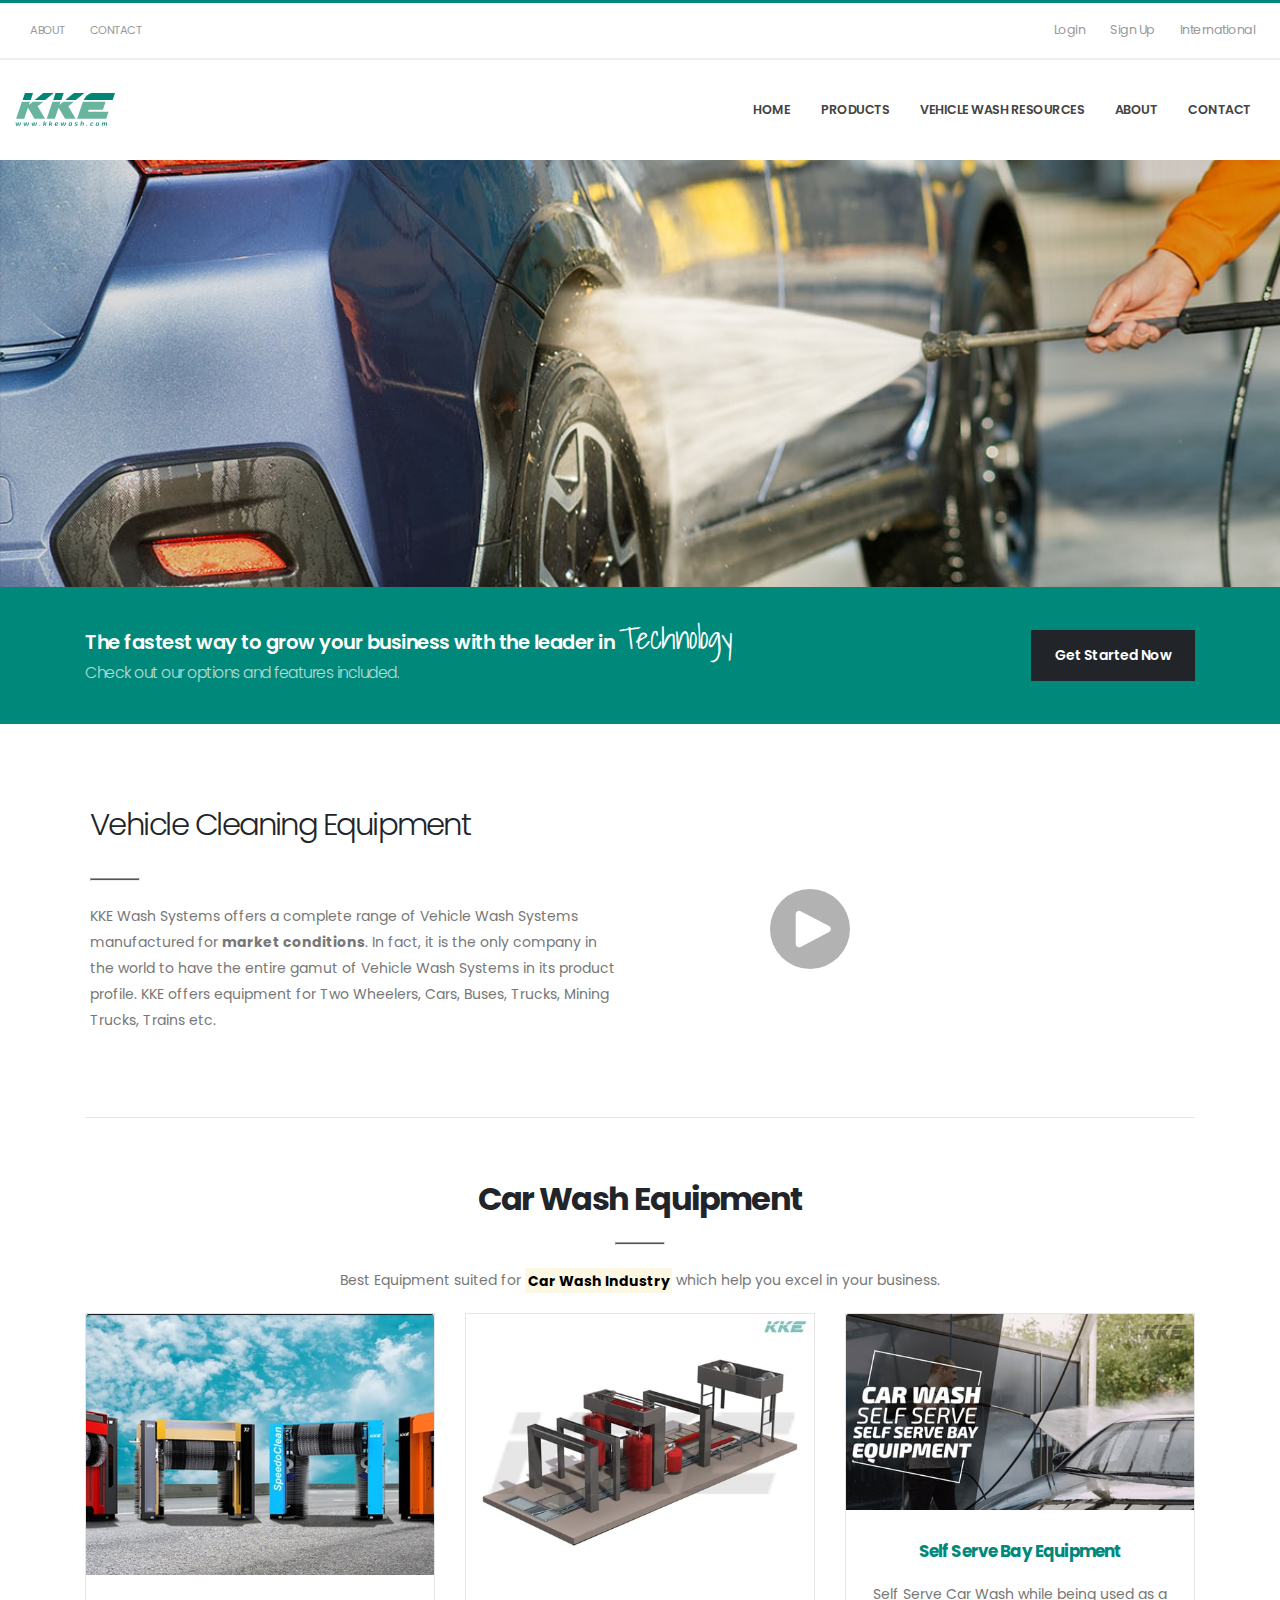
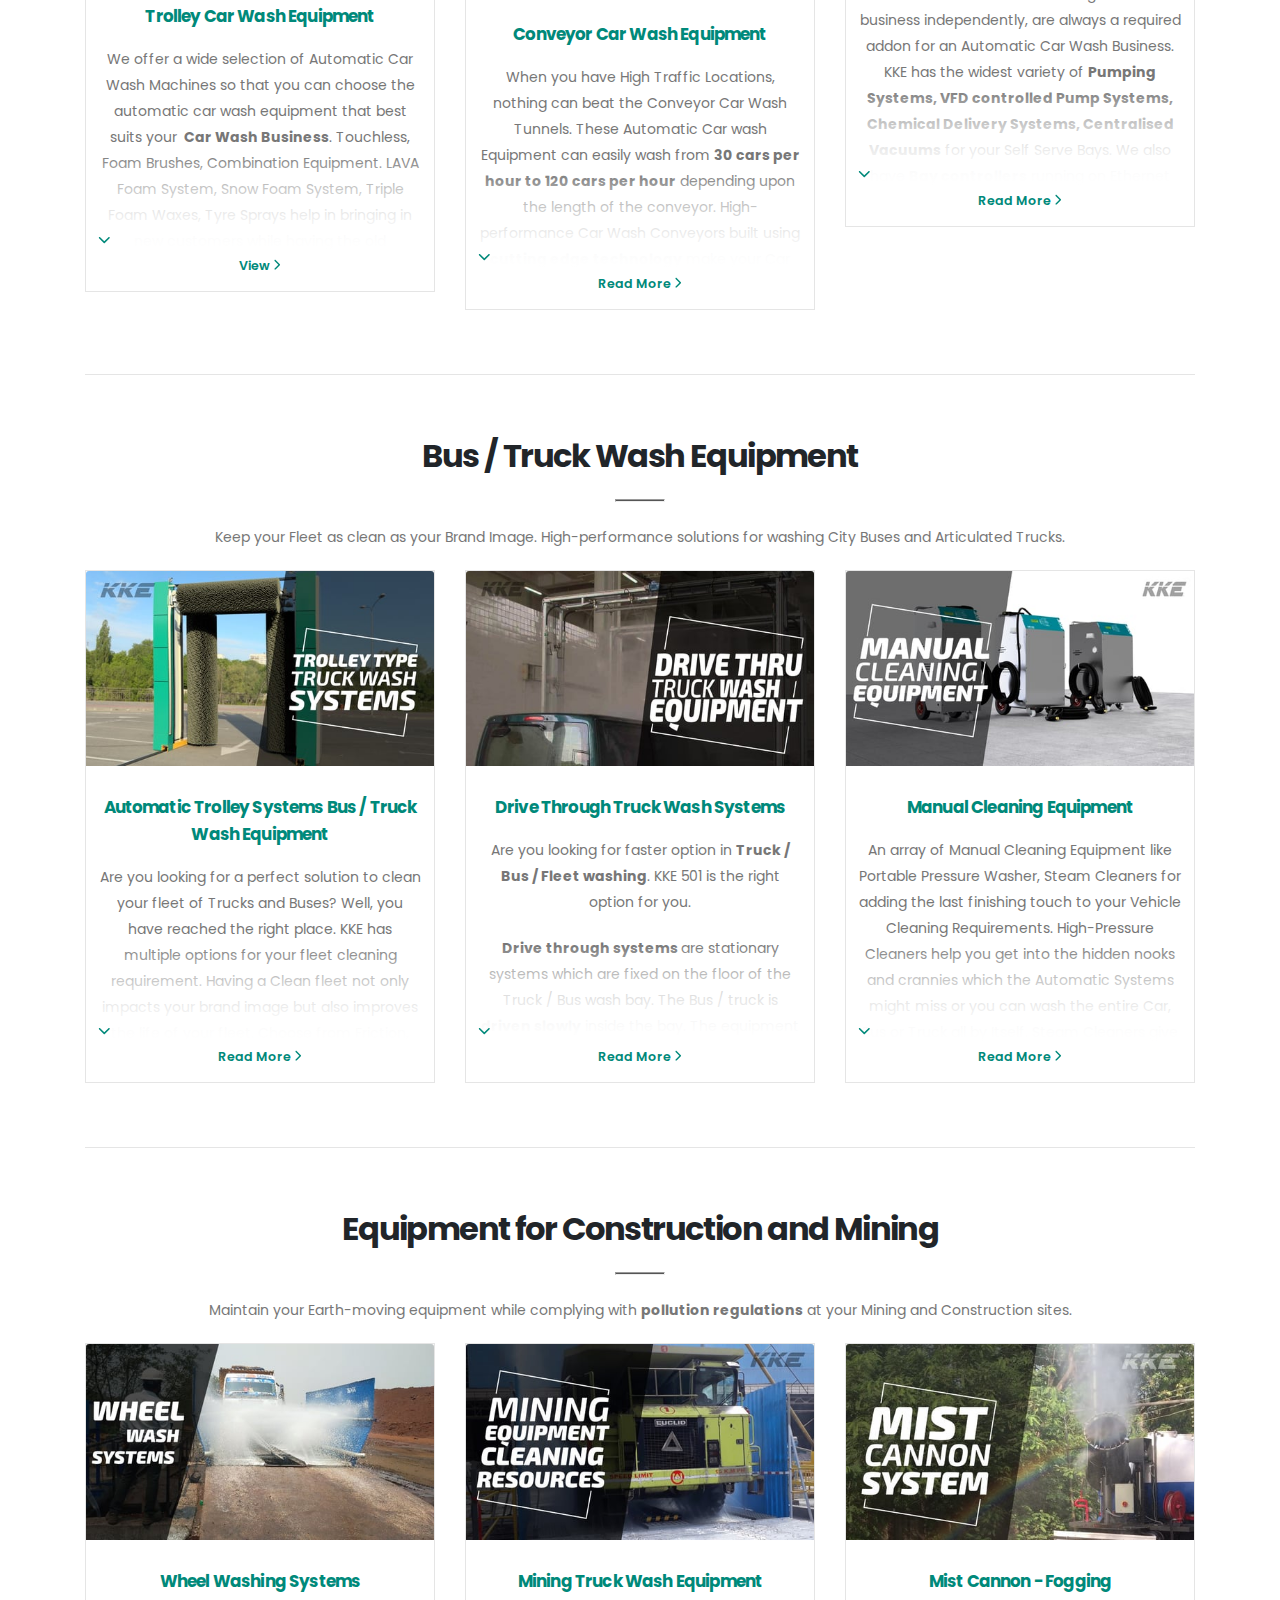
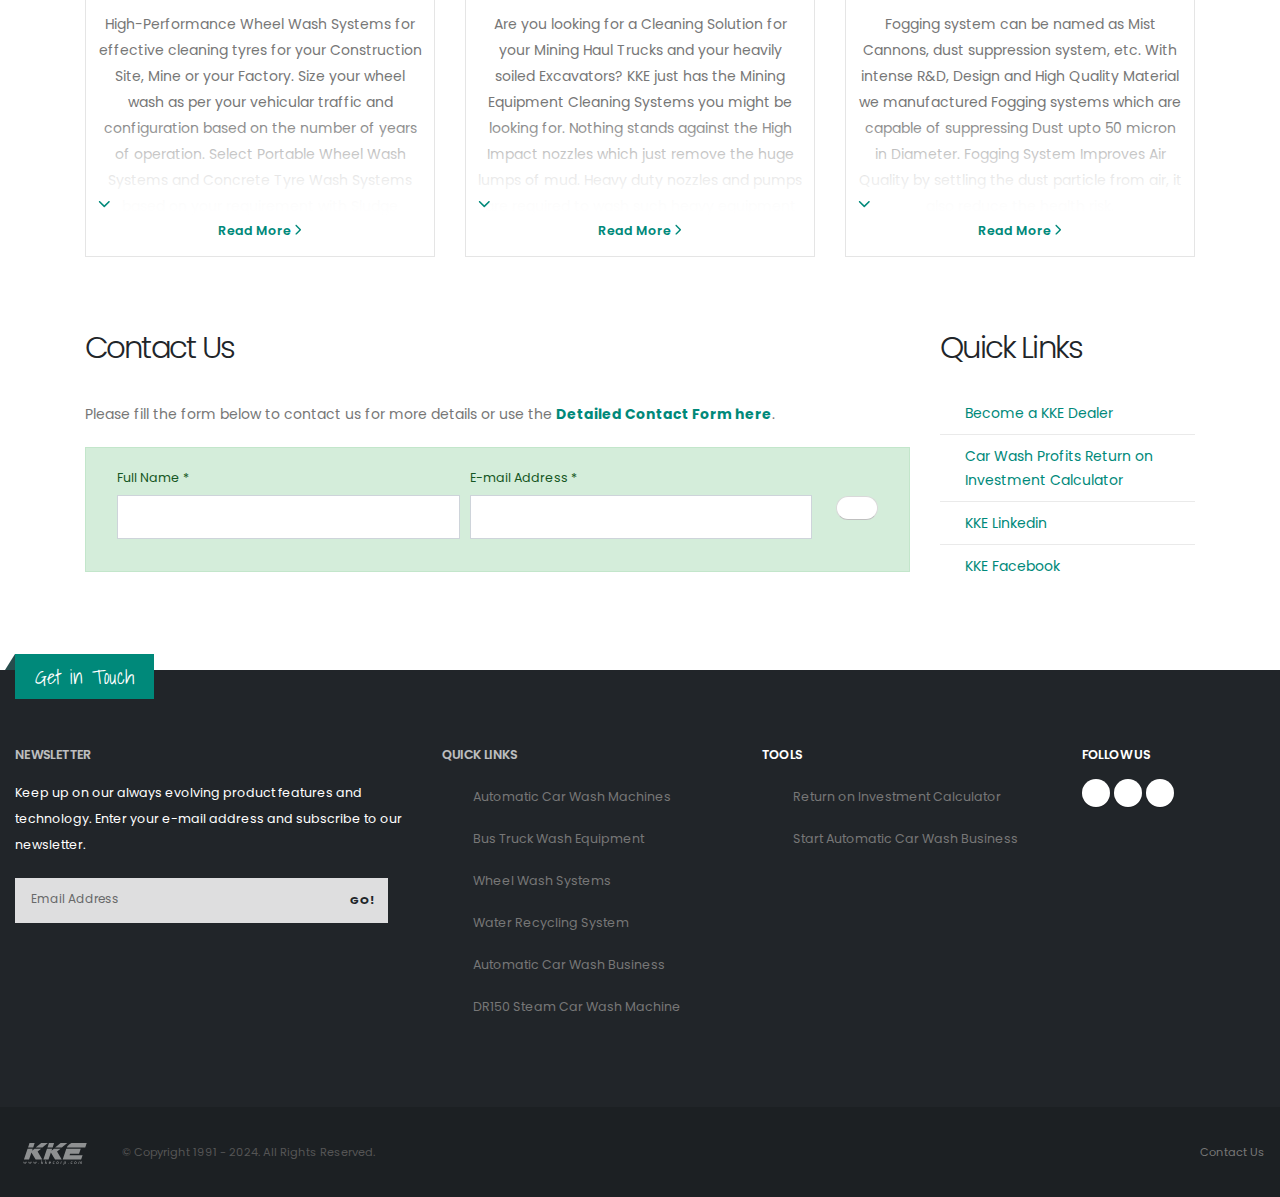
<file: website/kkewash/index.html>
<!DOCTYPE html>
<html lang="en">
  <head>
    <meta charset="UTF-8" />
    <meta name="viewport" content="width=device-width, initial-scale=1.0" />
    <title>KKEwash</title>
    <link rel="shortcut icon" href="./assets/favicon.ico" type="image/x-icon" />
    <link rel="stylesheet" href="style.css" />
    <link
      rel="stylesheet"
      href="https://cdnjs.cloudflare.com/ajax/libs/font-awesome/6.5.2/css/all.min.css"
      integrity="sha512-SnH5WK+bZxgPHs44uWIX+LLJAJ9/2PkPKZ5QiAj6Ta86w+fsb2TkcmfRyVX3pBnMFcV7oQPJkl9QevSCWr3W6A=="
      crossorigin="anonymous"
      referrerpolicy="no-referrer"
    />
  </head>
  <body>
    <div class="app">
      <header>
        <div class="top-bar">
          <ul class="top-bar-left-list">
            <li>
              <a href="#"><i class="fa fa-angle-right"></i>About</a>
            </li>
            <li>
              <a href="#"><i class="fa fa-angle-right"></i>Contact</a>
            </li>
          </ul>
          <ul class="top-bar-right-list">
            <li>
              <a href="#"><i class="fa fa-angle-right"></i>Login</a>
            </li>
            <li>
              <a href="#"><i class="fa fa-angle-right"></i>Sign Up</a>
            </li>
            <li>
              <a href="#"><i class="fa-solid fa-globe"></i>International</a>
            </li>
          </ul>
        </div>
        <nav class="navbar">
          <div class="logo-container">
            <a href="#">
              <img src="./assets/kkewashlogo.svg" alt="" />
            </a>
          </div>
          <ul class="nav-links-list">
            <li class="nav-link-item">
              <a href="#">HOME</a>
            </li>
            <li class="nav-link-item">
              <a href="#">PRODUCTS</a>
            </li>
            <li class="nav-link-item">
              <a href="#">VEHICLE WASH RESOURCES</a>
            </li>
            <li class="nav-link-item">
              <a href="#">ABOUT</a>
            </li>
            <li class="nav-link-item">
              <a href="#">CONTACT</a>
            </li>
          </ul>
          <button class="menu-btn"><i class="fas fa-bars"></i></button>
        </nav>
      </header>

      <!-- HERO -->
      <section class="hero-section">
        <div class="hero-img-container">
          <img src="./assets/hero-bg.jpg" alt="" />
        </div>
        <div class="hero-intro-container">
          <div class="hero-intro">
            <div class="hero-para">
              <p>
                The fastest way to grow your business with the leader in
                <span class="highlighted-word">Technology</span>
                <span>Check out our options and features included.</span>
              </p>
            </div>
            <div class="hero-btn-container">
              <a href="#">Get Started Now</a>
            </div>
          </div>
        </div>
      </section>

      <div class="container">
        <!-- Vehicle Cleaning Equipment -->
        <section class="vid-section">
          <div class="vid-content">
            <h2>Vehicle Cleaning Equipment</h2>
            <hr />
            <p>
              KKE Wash Systems offers a complete range of Vehicle Wash Systems
              manufactured for <strong> market conditions</strong>. In fact, it
              is the only company in the world to have the entire gamut of
              Vehicle Wash Systems in its product profile. KKE offers equipment
              for Two Wheelers, Cars, Buses, Trucks, Mining Trucks, Trains etc.
            </p>
          </div>
          <div class="vid-box">
            <video
              poster="https://cloudflarestream.com/5411965e3996685fa52394caf665ecf0/thumbnails/thumbnail.jpg?height=720"
              playsinline=""
              preload="none"
              muted="false"
              src="blob:https://embed.videodelivery.net/70917ceb-ed4b-46e7-92af-7b69940db1db"
            ></video>
            <div class="btn-container">
              <button class="play-btn">
                <svg
                  xmlns="http://www.w3.org/2000/svg"
                  viewBox="0 0 48 48"
                  fill="#fff"
                  aria-hidden="true"
                  class="css-4b375e css-y2p4sa"
                >
                  <path
                    d="M14 15.06V33a2 2 0 0 0 2.93 1.77l17.09-8.97a2 2 0 0 0 0-3.54L16.93 13.3A2 2 0 0 0 14 15.06z"
                  ></path>
                </svg>
              </button>
            </div>
          </div>
        </section>

        <hr class="divider" />

        <!-- Equipment -->
        <section class="equip-section">
          <h2>Car Wash Equipment</h2>
          <hr class="section-divider" />
          <p>
            Best Equipment suited for
            <strong><mark> Car Wash Industry</mark></strong> which help you
            excel in your business.
          </p>
          <div class="equip-row">
            <!-- 1 -->
            <div class="equip-item">
              <div class="equip-card">
                <a href="#">
                  <img src="./assets/car-equip-1.jpeg" alt="" />
                </a>
                <div class="card-body">
                  <div class="card-inner">
                    <h4>
                      <a href="#">Trolley Car Wash Equipment</a>
                    </h4>
                    <p>
                      We offer a wide selection of Automatic Car Wash Machines
                      so that you can choose the automatic car wash equipment
                      that best suits your&nbsp;<strong>
                        Car Wash Business</strong
                      >. Touchless, Foam Brushes, Combination Equipment. LAVA
                      Foam System, Snow Foam System, Triple Foam Waxes, Tyre
                      Sprays help in bringing in new customers while having the
                      old customers coming back again and again. As a
                      manufacturer, designing and manufacturing Automatic Car
                      Wash Machines for last 31 years, we understand what
                      attracts customers to your Car Wash Business. Our Research
                      and Development team continuously works to make your Car
                      Wash the most attractive one. That is what drives the
                      revenue to your Automatic Car Wash Business and makes it
                      profitable.
                    </p>
                    <div class="overlay"></div>
                    <div class="overlay2"></div>
                    <div class="drop-down">
                      <a href="#">
                        <span class="chevron">
                          <svg
                            xmlns="http://www.w3.org/2000/svg"
                            viewBox="0 0 512 512"
                          >
                            <path
                              d="M233.4 406.6c12.5 12.5 32.8 12.5 45.3 0l192-192c12.5-12.5 12.5-32.8 0-45.3s-32.8-12.5-45.3 0L256 338.7 86.6 169.4c-12.5-12.5-32.8-12.5-45.3 0s-12.5 32.8 0 45.3l192 192z"
                            />
                          </svg>
                        </span>
                      </a>
                    </div>
                  </div>

                  <a href="#" class="read-more-link">
                    View
                    <span class="chevron"
                      ><svg
                        xmlns="http://www.w3.org/2000/svg"
                        viewBox="0 0 320 512"
                      >
                        <path
                          d="M310.6 233.4c12.5 12.5 12.5 32.8 0 45.3l-192 192c-12.5 12.5-32.8 12.5-45.3 0s-12.5-32.8 0-45.3L242.7 256 73.4 86.6c-12.5-12.5-12.5-32.8 0-45.3s32.8-12.5 45.3 0l192 192z"
                        /></svg
                    ></span>
                  </a>
                </div>
              </div>
            </div>
            <!-- 2 -->
            <div class="equip-item">
              <div class="equip-card">
                <a href="#">
                  <img src="./assets/car-equip-2.jpeg" alt="" />
                </a>
                <div class="card-body">
                  <div class="card-inner">
                    <h4>
                      <a href="#">Conveyor Car Wash Equipment</a>
                    </h4>
                    <p>
                      When you have High Traffic Locations, nothing can beat the
                      Conveyor Car Wash Tunnels. These Automatic Car wash
                      Equipment can easily wash from
                      <strong>30 cars per hour to 120 cars per hour</strong>
                      depending upon the length of the conveyor.
                      High-performance Car Wash Conveyors built using
                      <strong>cutting edge technology</strong> make your Car
                      Wash a <strong>Robust</strong> one, give you years and
                      years of service. The Control System of KKE Gamma Car Wash
                      Equipment is another marvel. In spite of using the best of
                      High Tech systems, it is made so simple for maintenance
                      and operation keeping your
                      <strong>maintenance cost low</strong> for its duration of
                      service.<br />
                      &nbsp;
                    </p>
                    <div class="overlay"></div>
                    <div class="overlay2"></div>
                    <div class="drop-down">
                      <a href="#">
                        <span class="chevron">
                          <svg
                            xmlns="http://www.w3.org/2000/svg"
                            viewBox="0 0 512 512"
                          >
                            <path
                              d="M233.4 406.6c12.5 12.5 32.8 12.5 45.3 0l192-192c12.5-12.5 12.5-32.8 0-45.3s-32.8-12.5-45.3 0L256 338.7 86.6 169.4c-12.5-12.5-32.8-12.5-45.3 0s-12.5 32.8 0 45.3l192 192z"
                            />
                          </svg>
                        </span>
                      </a>
                    </div>
                  </div>

                  <a href="#" class="read-more-link">
                    Read More
                    <span class="chevron"
                      ><svg
                        xmlns="http://www.w3.org/2000/svg"
                        viewBox="0 0 320 512"
                      >
                        <path
                          d="M310.6 233.4c12.5 12.5 12.5 32.8 0 45.3l-192 192c-12.5 12.5-32.8 12.5-45.3 0s-12.5-32.8 0-45.3L242.7 256 73.4 86.6c-12.5-12.5-12.5-32.8 0-45.3s32.8-12.5 45.3 0l192 192z"
                        /></svg
                    ></span>
                  </a>
                </div>
              </div>
            </div>
            <!-- 3 -->
            <div class="equip-item">
              <div class="equip-card">
                <a href="#">
                  <img src="./assets/car-equip-3.jpeg" alt="" />
                </a>
                <div class="card-body">
                  <div class="card-inner">
                    <h4>
                      <a href="#">Self Serve Bay Equipment</a>
                    </h4>
                    <p>
                      Self Serve Car Wash while being used as a business
                      independently, are always a required addon for an
                      Automatic Car Wash Business. KKE has the widest variety of
                      <strong
                        >Pumping Systems, VFD controlled Pump Systems, Chemical
                        Delivery Systems, Centralised Vacuums</strong
                      >
                      for your Self Serve Bays. We also have
                      <strong>Bay controllers</strong> running on Ethernet which
                      majorly reduces the Cabling and Maintenance cost. Simple
                      Rugged systems with parts you can buy anywhere in the
                      world - off the shelf.
                    </p>
                    <div class="overlay"></div>
                    <div class="overlay2"></div>
                    <div class="drop-down">
                      <a href="#">
                        <span class="chevron">
                          <svg
                            xmlns="http://www.w3.org/2000/svg"
                            viewBox="0 0 512 512"
                          >
                            <path
                              d="M233.4 406.6c12.5 12.5 32.8 12.5 45.3 0l192-192c12.5-12.5 12.5-32.8 0-45.3s-32.8-12.5-45.3 0L256 338.7 86.6 169.4c-12.5-12.5-32.8-12.5-45.3 0s-12.5 32.8 0 45.3l192 192z"
                            />
                          </svg>
                        </span>
                      </a>
                    </div>
                  </div>

                  <a href="#" class="read-more-link">
                    Read More
                    <span class="chevron"
                      ><svg
                        xmlns="http://www.w3.org/2000/svg"
                        viewBox="0 0 320 512"
                      >
                        <path
                          d="M310.6 233.4c12.5 12.5 12.5 32.8 0 45.3l-192 192c-12.5 12.5-32.8 12.5-45.3 0s-12.5-32.8 0-45.3L242.7 256 73.4 86.6c-12.5-12.5-12.5-32.8 0-45.3s32.8-12.5 45.3 0l192 192z"
                        /></svg
                    ></span>
                  </a>
                </div>
              </div>
            </div>
          </div>
        </section>

        <hr class="divider" />

        <!-- Equipment -->
        <section class="equip-section">
          <h2>Bus / Truck Wash Equipment</h2>
          <hr class="section-divider" />
          <p>
            Keep your Fleet as clean as your Brand Image. High-performance
            solutions for washing City Buses and Articulated Trucks.
          </p>
          <div class="equip-row">
            <!-- 1 -->
            <div class="equip-item">
              <div class="equip-card">
                <a href="#">
                  <img src="./assets/bus-equip-1.jpeg" alt="" />
                </a>
                <div class="card-body">
                  <div class="card-inner">
                    <h4>
                      <a href="#"
                        >Automatic Trolley Systems Bus / Truck Wash Equipment
                      </a>
                    </h4>
                    <p>
                      Are you looking for a perfect solution to clean your fleet
                      of Trucks and Buses? Well, you have reached the right
                      place. KKE has multiple options for your fleet cleaning
                      requirement. Having a Clean fleet not only impacts your
                      brand image but also improves the life of your fleet.
                      Choose from Friction, Touchless and Combination systems
                      suitable for Semi Trucks, Delivery Trucks, Buses,
                      Ambulances, RVs, Motor Homes.
                    </p>
                    <div class="overlay"></div>
                    <div class="overlay2"></div>
                    <div class="drop-down">
                      <a href="#">
                        <span class="chevron">
                          <svg
                            xmlns="http://www.w3.org/2000/svg"
                            viewBox="0 0 512 512"
                          >
                            <path
                              d="M233.4 406.6c12.5 12.5 32.8 12.5 45.3 0l192-192c12.5-12.5 12.5-32.8 0-45.3s-32.8-12.5-45.3 0L256 338.7 86.6 169.4c-12.5-12.5-32.8-12.5-45.3 0s-12.5 32.8 0 45.3l192 192z"
                            />
                          </svg>
                        </span>
                      </a>
                    </div>
                  </div>

                  <a href="#" class="read-more-link">
                    Read More
                    <span class="chevron"
                      ><svg
                        xmlns="http://www.w3.org/2000/svg"
                        viewBox="0 0 320 512"
                      >
                        <path
                          d="M310.6 233.4c12.5 12.5 12.5 32.8 0 45.3l-192 192c-12.5 12.5-32.8 12.5-45.3 0s-12.5-32.8 0-45.3L242.7 256 73.4 86.6c-12.5-12.5-12.5-32.8 0-45.3s32.8-12.5 45.3 0l192 192z"
                        /></svg
                    ></span>
                  </a>
                </div>
              </div>
            </div>
            <!-- 2 -->
            <div class="equip-item">
              <div class="equip-card">
                <a href="#">
                  <img src="./assets/bus-equip-2.jpeg" alt="" />
                </a>
                <div class="card-body">
                  <div class="card-inner">
                    <h4>
                      <a href="#">Drive Through Truck Wash Systems </a>
                    </h4>
                    <p>
                      Are you looking for faster option in
                      <strong>Truck / Bus / Fleet </strong
                      ><strong>washing</strong>. KKE 501 is the right option for
                      you.
                    </p>
                    <p>
                      <strong>Drive through systems </strong>are stationary
                      systems which are fixed on the floor of the Truck / Bus
                      wash bay. The Bus / truck is
                      <strong>driven slowly</strong> inside the bay. The
                      equipment senses the presence of the vehicle and the
                      arches start one by one as the vehicle approaches the
                      arch.
                    </p>
                    <div class="overlay"></div>
                    <div class="overlay2"></div>
                    <div class="drop-down">
                      <a href="#">
                        <span class="chevron">
                          <svg
                            xmlns="http://www.w3.org/2000/svg"
                            viewBox="0 0 512 512"
                          >
                            <path
                              d="M233.4 406.6c12.5 12.5 32.8 12.5 45.3 0l192-192c12.5-12.5 12.5-32.8 0-45.3s-32.8-12.5-45.3 0L256 338.7 86.6 169.4c-12.5-12.5-32.8-12.5-45.3 0s-12.5 32.8 0 45.3l192 192z"
                            />
                          </svg>
                        </span>
                      </a>
                    </div>
                  </div>

                  <a href="#" class="read-more-link">
                    Read More
                    <span class="chevron"
                      ><svg
                        xmlns="http://www.w3.org/2000/svg"
                        viewBox="0 0 320 512"
                      >
                        <path
                          d="M310.6 233.4c12.5 12.5 12.5 32.8 0 45.3l-192 192c-12.5 12.5-32.8 12.5-45.3 0s-12.5-32.8 0-45.3L242.7 256 73.4 86.6c-12.5-12.5-12.5-32.8 0-45.3s32.8-12.5 45.3 0l192 192z"
                        /></svg
                    ></span>
                  </a>
                </div>
              </div>
            </div>
            <!-- 3 -->
            <div class="equip-item">
              <div class="equip-card">
                <a href="#">
                  <img src="./assets/bus-equip-3.jpeg" alt="" />
                </a>
                <div class="card-body">
                  <div class="card-inner">
                    <h4>
                      <a href="#">Manual Cleaning Equipment </a>
                    </h4>
                    <p>
                      An array of Manual Cleaning Equipment like Portable
                      Pressure Washer, Steam Cleaners for adding the last
                      finishing touch to your Vehicle Cleaning Requirements.
                      High-Pressure Cleaners help you get into the hidden nooks
                      and crannies which the Automatic Systems might miss or you
                      can wash the entire Car, Bus or Truck all by Itself. Steam
                      Cleaners give that satisfying feeling of cleaning the
                      interior of the vehicles. Some might prefer it for
                      cleaning the entire vehicle by steam itself, saving on
                      Water.
                    </p>
                    <div class="overlay"></div>
                    <div class="overlay2"></div>
                    <div class="drop-down">
                      <a href="#">
                        <span class="chevron">
                          <svg
                            xmlns="http://www.w3.org/2000/svg"
                            viewBox="0 0 512 512"
                          >
                            <path
                              d="M233.4 406.6c12.5 12.5 32.8 12.5 45.3 0l192-192c12.5-12.5 12.5-32.8 0-45.3s-32.8-12.5-45.3 0L256 338.7 86.6 169.4c-12.5-12.5-32.8-12.5-45.3 0s-12.5 32.8 0 45.3l192 192z"
                            />
                          </svg>
                        </span>
                      </a>
                    </div>
                  </div>

                  <a href="#" class="read-more-link">
                    Read More
                    <span class="chevron"
                      ><svg
                        xmlns="http://www.w3.org/2000/svg"
                        viewBox="0 0 320 512"
                      >
                        <path
                          d="M310.6 233.4c12.5 12.5 12.5 32.8 0 45.3l-192 192c-12.5 12.5-32.8 12.5-45.3 0s-12.5-32.8 0-45.3L242.7 256 73.4 86.6c-12.5-12.5-12.5-32.8 0-45.3s32.8-12.5 45.3 0l192 192z"
                        /></svg
                    ></span>
                  </a>
                </div>
              </div>
            </div>
          </div>
        </section>

        <hr class="divider" />

        <!-- Equipment -->
        <section class="equip-section">
          <h2>Equipment for Construction and Mining</h2>
          <hr class="section-divider" />
          <p>
            Maintain your Earth-moving equipment while complying with
            <strong> pollution regulations</strong> at your Mining and
            Construction sites.
          </p>
          <div class="equip-row">
            <!-- 1 -->
            <div class="equip-item">
              <div class="equip-card">
                <a href="#">
                  <img src="./assets/const-equip-1.jpeg" alt="" />
                </a>
                <div class="card-body">
                  <div class="card-inner">
                    <h4>
                      <a href="#">Wheel Washing Systems </a>
                    </h4>
                    <p>
                      High-Performance Wheel Wash Systems for effective cleaning
                      tyres for your Construction Site, Mine or your Factory.
                      Size your wheel wash as per your vehicular traffic and
                      configuration based on the number of years of operation.
                      Select Portable Wheel Wash Systems and Concrete Tyre Wash
                      Systems based on your requirement with Sludge Extraction
                      System for sensible water consumption and water saving.
                      Hot Dip Galvanised Steel structure ensures long life while
                      the heavy Steel construction ensures robustness all along
                      its service life.
                    </p>
                    <div class="overlay"></div>
                    <div class="overlay2"></div>
                    <div class="drop-down">
                      <a href="#">
                        <span class="chevron">
                          <svg
                            xmlns="http://www.w3.org/2000/svg"
                            viewBox="0 0 512 512"
                          >
                            <path
                              d="M233.4 406.6c12.5 12.5 32.8 12.5 45.3 0l192-192c12.5-12.5 12.5-32.8 0-45.3s-32.8-12.5-45.3 0L256 338.7 86.6 169.4c-12.5-12.5-32.8-12.5-45.3 0s-12.5 32.8 0 45.3l192 192z"
                            />
                          </svg>
                        </span>
                      </a>
                    </div>
                  </div>

                  <a href="#" class="read-more-link">
                    Read More
                    <span class="chevron"
                      ><svg
                        xmlns="http://www.w3.org/2000/svg"
                        viewBox="0 0 320 512"
                      >
                        <path
                          d="M310.6 233.4c12.5 12.5 12.5 32.8 0 45.3l-192 192c-12.5 12.5-32.8 12.5-45.3 0s-12.5-32.8 0-45.3L242.7 256 73.4 86.6c-12.5-12.5-12.5-32.8 0-45.3s32.8-12.5 45.3 0l192 192z"
                        /></svg
                    ></span>
                  </a>
                </div>
              </div>
            </div>
            <!-- 2 -->
            <div class="equip-item">
              <div class="equip-card">
                <a href="#">
                  <img src="./assets/const-equip-2.jpeg" alt="" />
                </a>
                <div class="card-body">
                  <div class="card-inner">
                    <h4>
                      <a href="#">Mining Truck Wash Equipment</a>
                    </h4>
                    <p>
                      Are you looking for a Cleaning Solution for your Mining
                      Haul Trucks and your heavily soiled Excavators? KKE just
                      has the Mining Equipment Cleaning Systems you might be
                      looking for. Nothing stands against the High Impact
                      nozzles which just remove the huge lumps of mud. Heavy
                      duty nozzles and pumps are required to wash such heavy
                      equipment mainly because of the amount of dirt which is
                      sticking to the body of the vehicles. Estimating the
                      amount of Dirt and
                      <strong>Optimizing the system</strong> is something we can
                      because of our experience in building Demucking systems
                      since last 31 years.
                    </p>
                    <div class="overlay"></div>
                    <div class="overlay2"></div>
                    <div class="drop-down">
                      <a href="#">
                        <span class="chevron">
                          <svg
                            xmlns="http://www.w3.org/2000/svg"
                            viewBox="0 0 512 512"
                          >
                            <path
                              d="M233.4 406.6c12.5 12.5 32.8 12.5 45.3 0l192-192c12.5-12.5 12.5-32.8 0-45.3s-32.8-12.5-45.3 0L256 338.7 86.6 169.4c-12.5-12.5-32.8-12.5-45.3 0s-12.5 32.8 0 45.3l192 192z"
                            />
                          </svg>
                        </span>
                      </a>
                    </div>
                  </div>

                  <a href="#" class="read-more-link">
                    Read More
                    <span class="chevron"
                      ><svg
                        xmlns="http://www.w3.org/2000/svg"
                        viewBox="0 0 320 512"
                      >
                        <path
                          d="M310.6 233.4c12.5 12.5 12.5 32.8 0 45.3l-192 192c-12.5 12.5-32.8 12.5-45.3 0s-12.5-32.8 0-45.3L242.7 256 73.4 86.6c-12.5-12.5-12.5-32.8 0-45.3s32.8-12.5 45.3 0l192 192z"
                        /></svg
                    ></span>
                  </a>
                </div>
              </div>
            </div>
            <!-- 3 -->
            <div class="equip-item">
              <div class="equip-card">
                <a href="#">
                  <img src="./assets/const-equip-3.jpeg" alt="" />
                </a>
                <div class="card-body">
                  <div class="card-inner">
                    <h4>
                      <a href="#">Mist Cannon - Fogging</a>
                    </h4>
                    <p>
                      Fogging system can be named as Mist Cannons, dust
                      suppression system, etc. With intense R&amp;D, Design and
                      High Quality Material we manufactured Fogging systems
                      which are capable of suppressing Dust upto 50 micron in
                      Diameter. Fogging System Improves Air Quality by settling
                      the dust particle from air, it also reduce the health
                      risk.
                    </p>
                    <div class="overlay"></div>
                    <div class="overlay2"></div>
                    <div class="drop-down">
                      <a href="#">
                        <span class="chevron">
                          <svg
                            xmlns="http://www.w3.org/2000/svg"
                            viewBox="0 0 512 512"
                          >
                            <path
                              d="M233.4 406.6c12.5 12.5 32.8 12.5 45.3 0l192-192c12.5-12.5 12.5-32.8 0-45.3s-32.8-12.5-45.3 0L256 338.7 86.6 169.4c-12.5-12.5-32.8-12.5-45.3 0s-12.5 32.8 0 45.3l192 192z"
                            />
                          </svg>
                        </span>
                      </a>
                    </div>
                  </div>

                  <a href="#" class="read-more-link">
                    Read More
                    <span class="chevron"
                      ><svg
                        xmlns="http://www.w3.org/2000/svg"
                        viewBox="0 0 320 512"
                      >
                        <path
                          d="M310.6 233.4c12.5 12.5 12.5 32.8 0 45.3l-192 192c-12.5 12.5-32.8 12.5-45.3 0s-12.5-32.8 0-45.3L242.7 256 73.4 86.6c-12.5-12.5-12.5-32.8 0-45.3s32.8-12.5 45.3 0l192 192z"
                        /></svg
                    ></span>
                  </a>
                </div>
              </div>
            </div>
          </div>
        </section>

        <!-- Contact -->
        <section class="contact-section">
          <div class="contact-us-container">
            <h2>Contact Us</h2>
            <p>
              Please fill the form below to contact us for more details or use
              the
              <strong
                ><a href="" title="Contact Us" class="contact-link"
                  >Detailed Contact Form here</a
                ></strong
              >.
            </p>
            <div class="form-container">
              <form action="" class="form">
                <section>
                  <div class="input-container">
                    <div class="input-box">
                      <label for="">Full Name *</label>
                      <input type="text" />
                    </div>
                    <div class="input-box">
                      <label for="">E-mail Address *</label>
                      <input type="text" />
                    </div>
                  </div>
                  <div class="form-next-container">
                    <button>
                      <i class="fa fa-arrow-right"></i>
                    </button>
                  </div>
                </section>
              </form>
            </div>
          </div>
          <div class="quick-link-container">
            <h2>Quick Links</h2>
            <ul class="quick-links-list">
              <li>
                <i class="fas fa-arrow-right"></i>
                <a href="#">Become a KKE Dealer</a>
              </li>
              <li>
                <i class="fas fa-arrow-right"></i>
                <a href="#">Car Wash Profits Return on Investment Calculator</a>
              </li>
              <li>
                <i class="fab fa-linkedin-in"></i>
                <a href="#">KKE Linkedin</a>
              </li>
              <li>
                <i class="fab fa-facebook-f"></i><a href="#">KKE Facebook</a>
              </li>
            </ul>
          </div>
        </section>
      </div>
      <!-- Footer -->
      <footer>
        <div class="footer-container">
          <div class="footer-ribbon">
            <span>Get in Touch</span>
          </div>
          <div class="footer-inner">
            <div class="f-newsletter-container">
              <h5>Newsletter</h5>
              <p>
                Keep up on our always evolving product features and technology.
                Enter your e-mail address and subscribe to our newsletter.
              </p>
              <form action="" id="newsletterForm">
                <div>
                  <input
                    type="text"
                    name=""
                    class="newsletter-input"
                    placeholder="Email Address"
                  />
                  <span class="go-btn-container">
                    <button class="go-btn">
                      <strong>GO!</strong>
                    </button>
                  </span>
                </div>
              </form>
            </div>
            <div class="f-quick-links-container">
              <h5>Quick Links</h5>
              <ul class="f-quick-links-list">
                <li>
                  <i class="fas fa-angle-right"></i
                  ><a href="#"> Automatic Car Wash Machines</a>
                </li>
                <li>
                  <i class="fas fa-angle-right"></i
                  ><a href="#"> Bus Truck Wash Equipment</a>
                </li>
                <li>
                  <i class="fas fa-angle-right"></i
                  ><a href="#"> Wheel Wash Systems</a>
                </li>
                <li>
                  <i class="fas fa-angle-right"></i
                  ><a href="#"> Water Recycling System</a>
                </li>
                <li>
                  <i class="fas fa-angle-right"></i
                  ><a href="#"> Automatic Car Wash Business</a>
                </li>
                <li>
                  <i class="fas fa-angle-right"></i
                  ><a href="#"> DR150 Steam Car Wash Machine</a>
                </li>
              </ul>
            </div>
            <div class="f-tools-container">
              <h5 class="opacity-full">Tools</h5>
              <ul class="f-tools-list">
                <li>
                  <i class="fas fa-angle-right"></i
                  ><a href="#">Return on Investment Calculator </a>
                </li>
                <li>
                  <i class="fas fa-angle-right"></i
                  ><a href="#">Start Automatic Car Wash Business</a>
                </li>
              </ul>
            </div>
            <div class="f-follow-container">
              <h5 class="opacity-full">Follow Us</h5>
              <ul class="social-icons">
                <li>
                  <a href="#"><i class="fab fa-facebook-f"></i></a>
                </li>
                <li>
                  <a href="#"><i class="fab fa-twitter"></i></a>
                </li>
                <li>
                  <a href="#"><i class="fab fa-linkedin-in"></i></a>
                </li>
              </ul>
            </div>
          </div>
        </div>
        <div class="footer-copyright">
          <div>
            <div class="copyright-inner">
              <div class="f-logo">
                <a href="#">
                  <img src="./assets/kkelogo-white.svg" alt="" />
                </a>
              </div>
              <p class="copyright-para">
                © Copyright 1991 - 2024. All Rights Reserved.
              </p>
              <p class="footer-contact-us">
                <i class="fas fa-angle-right"></i>
                <a href="#">Contact Us</a>
              </p>
            </div>
          </div>
        </div>
      </footer>
    </div>
  </body>
</html>
</file>
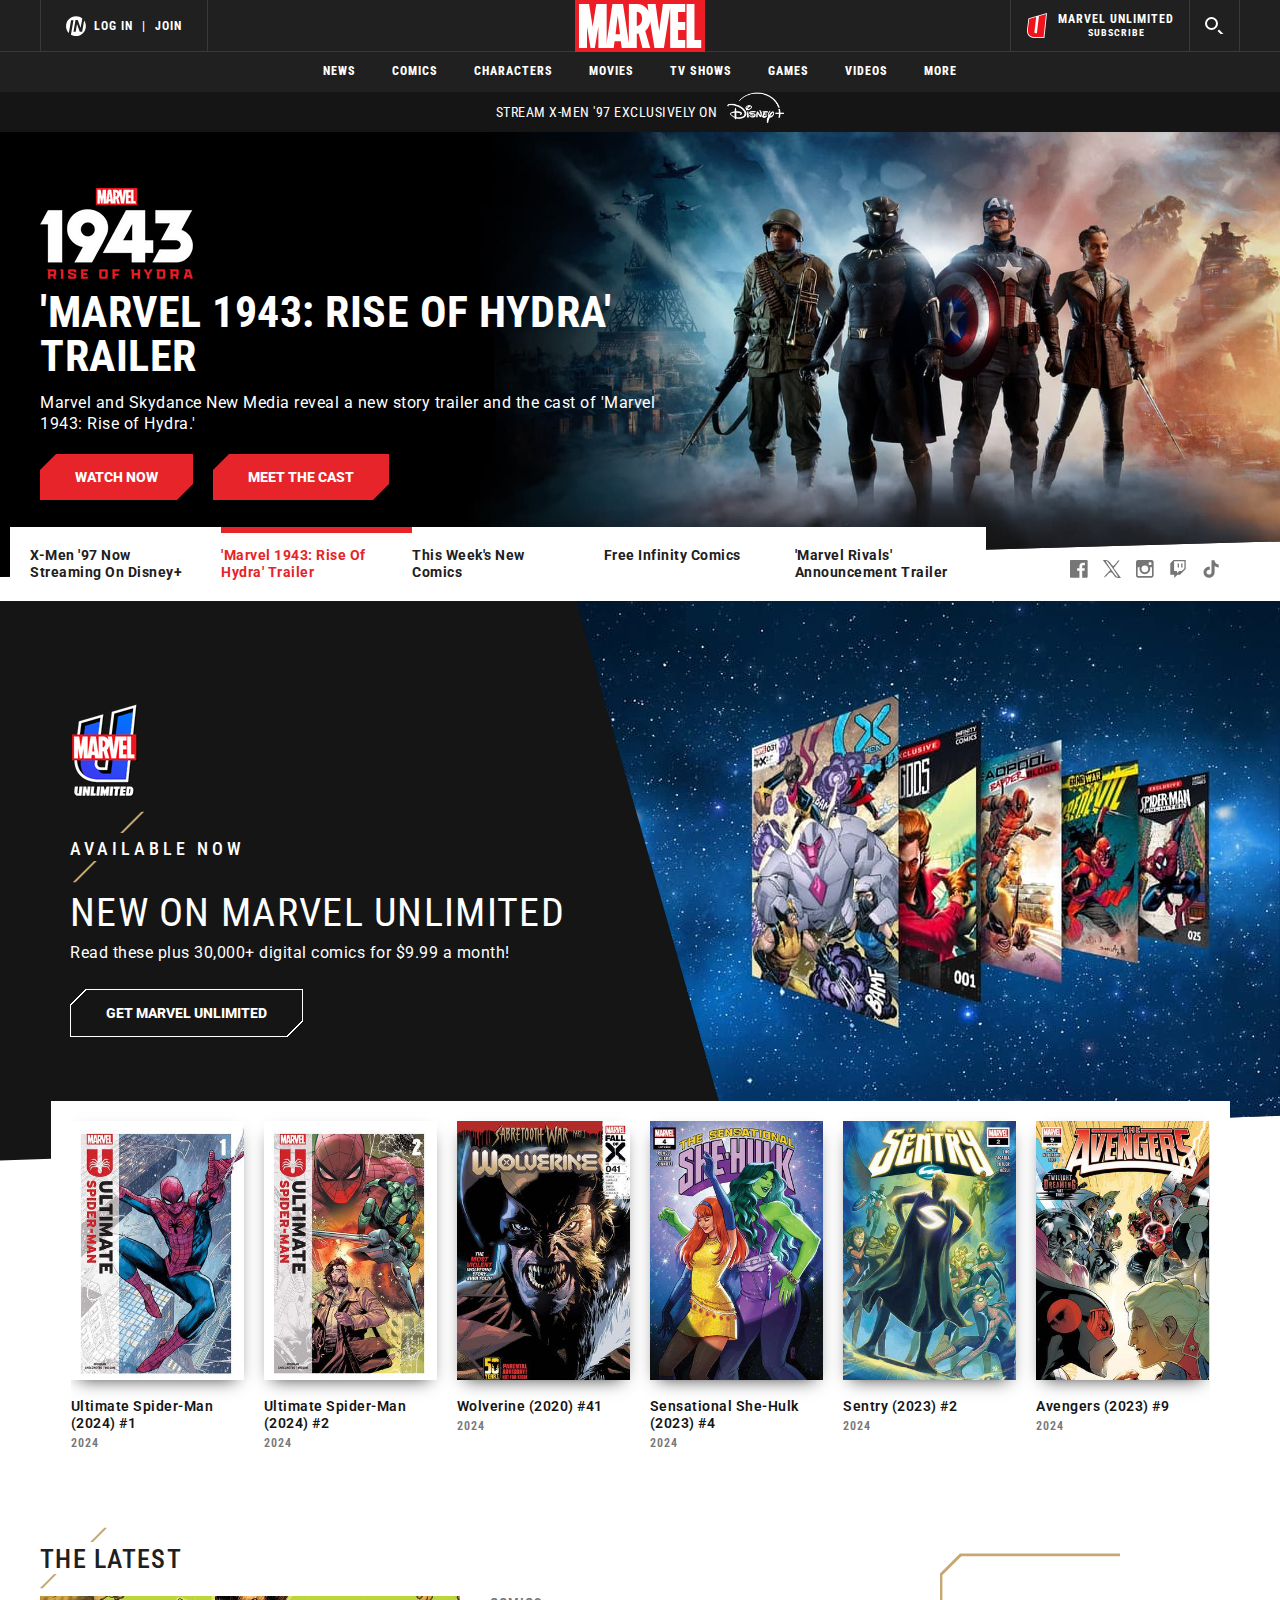
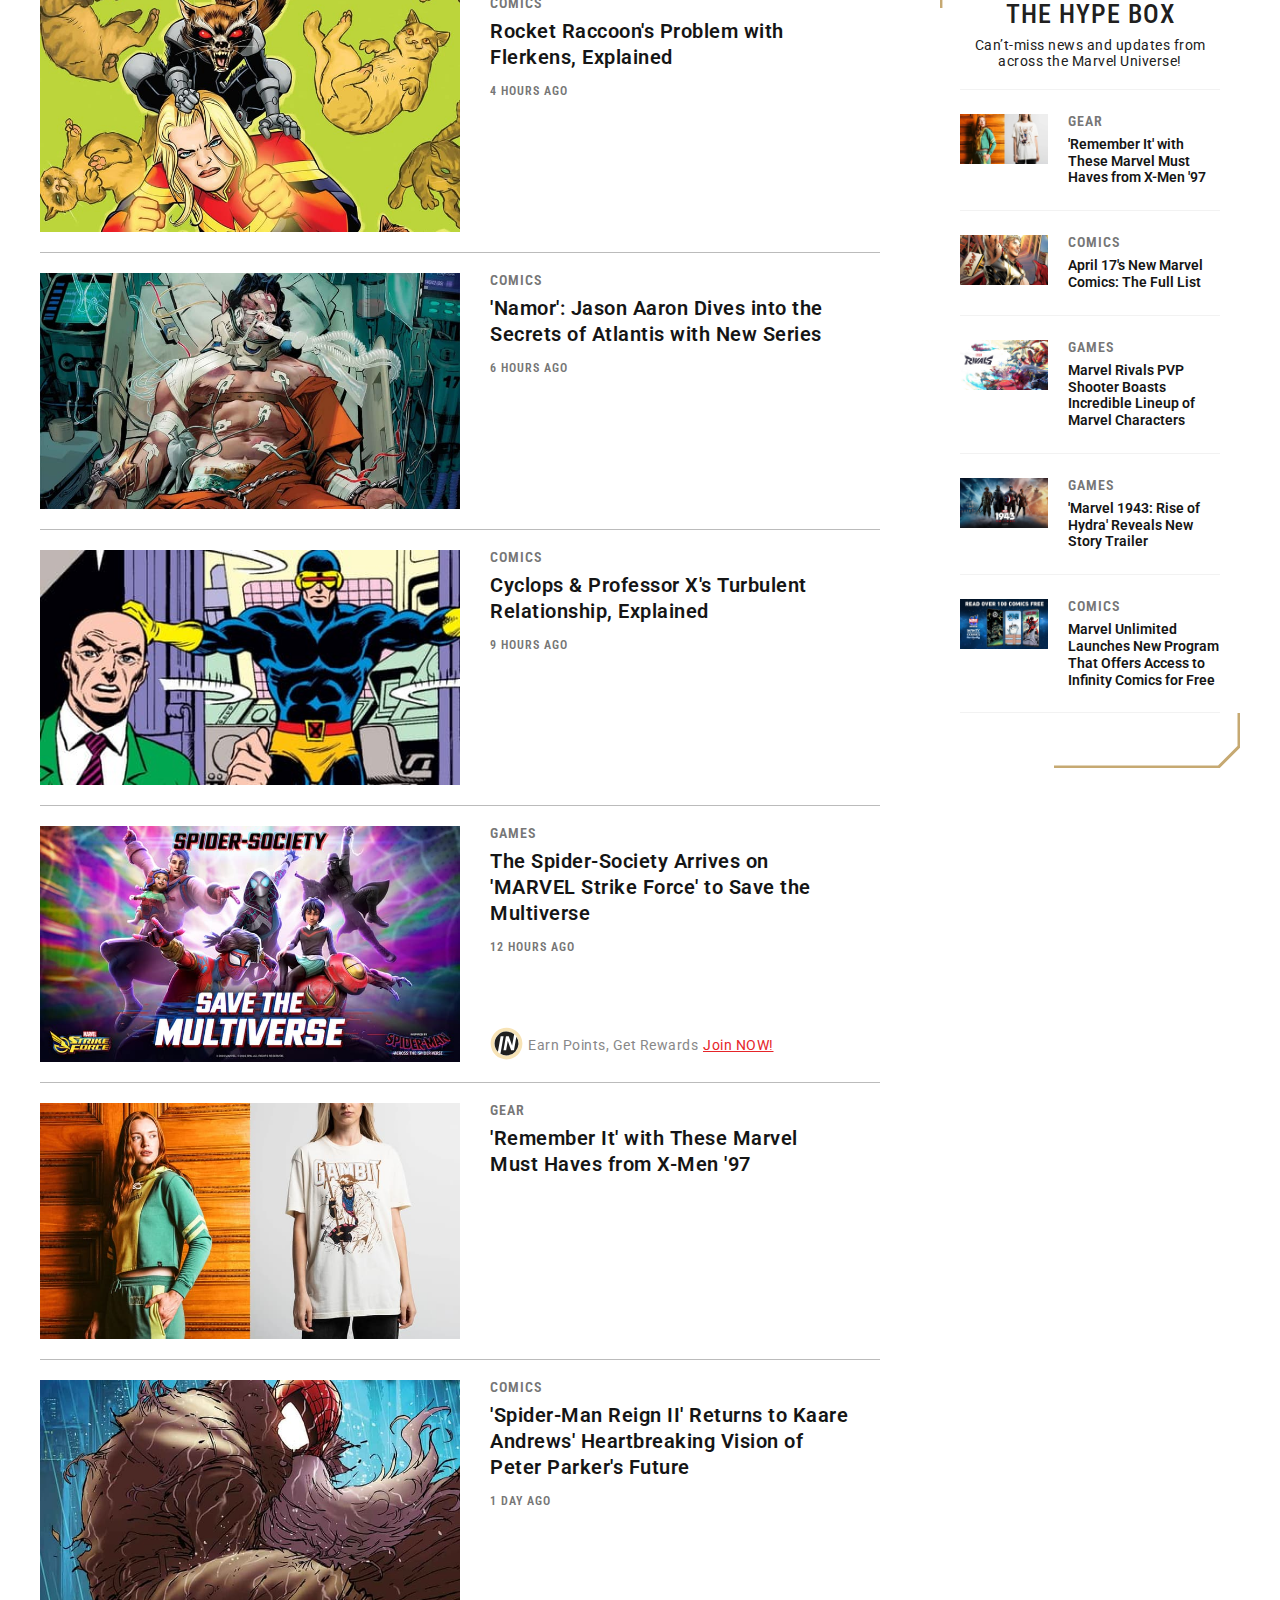
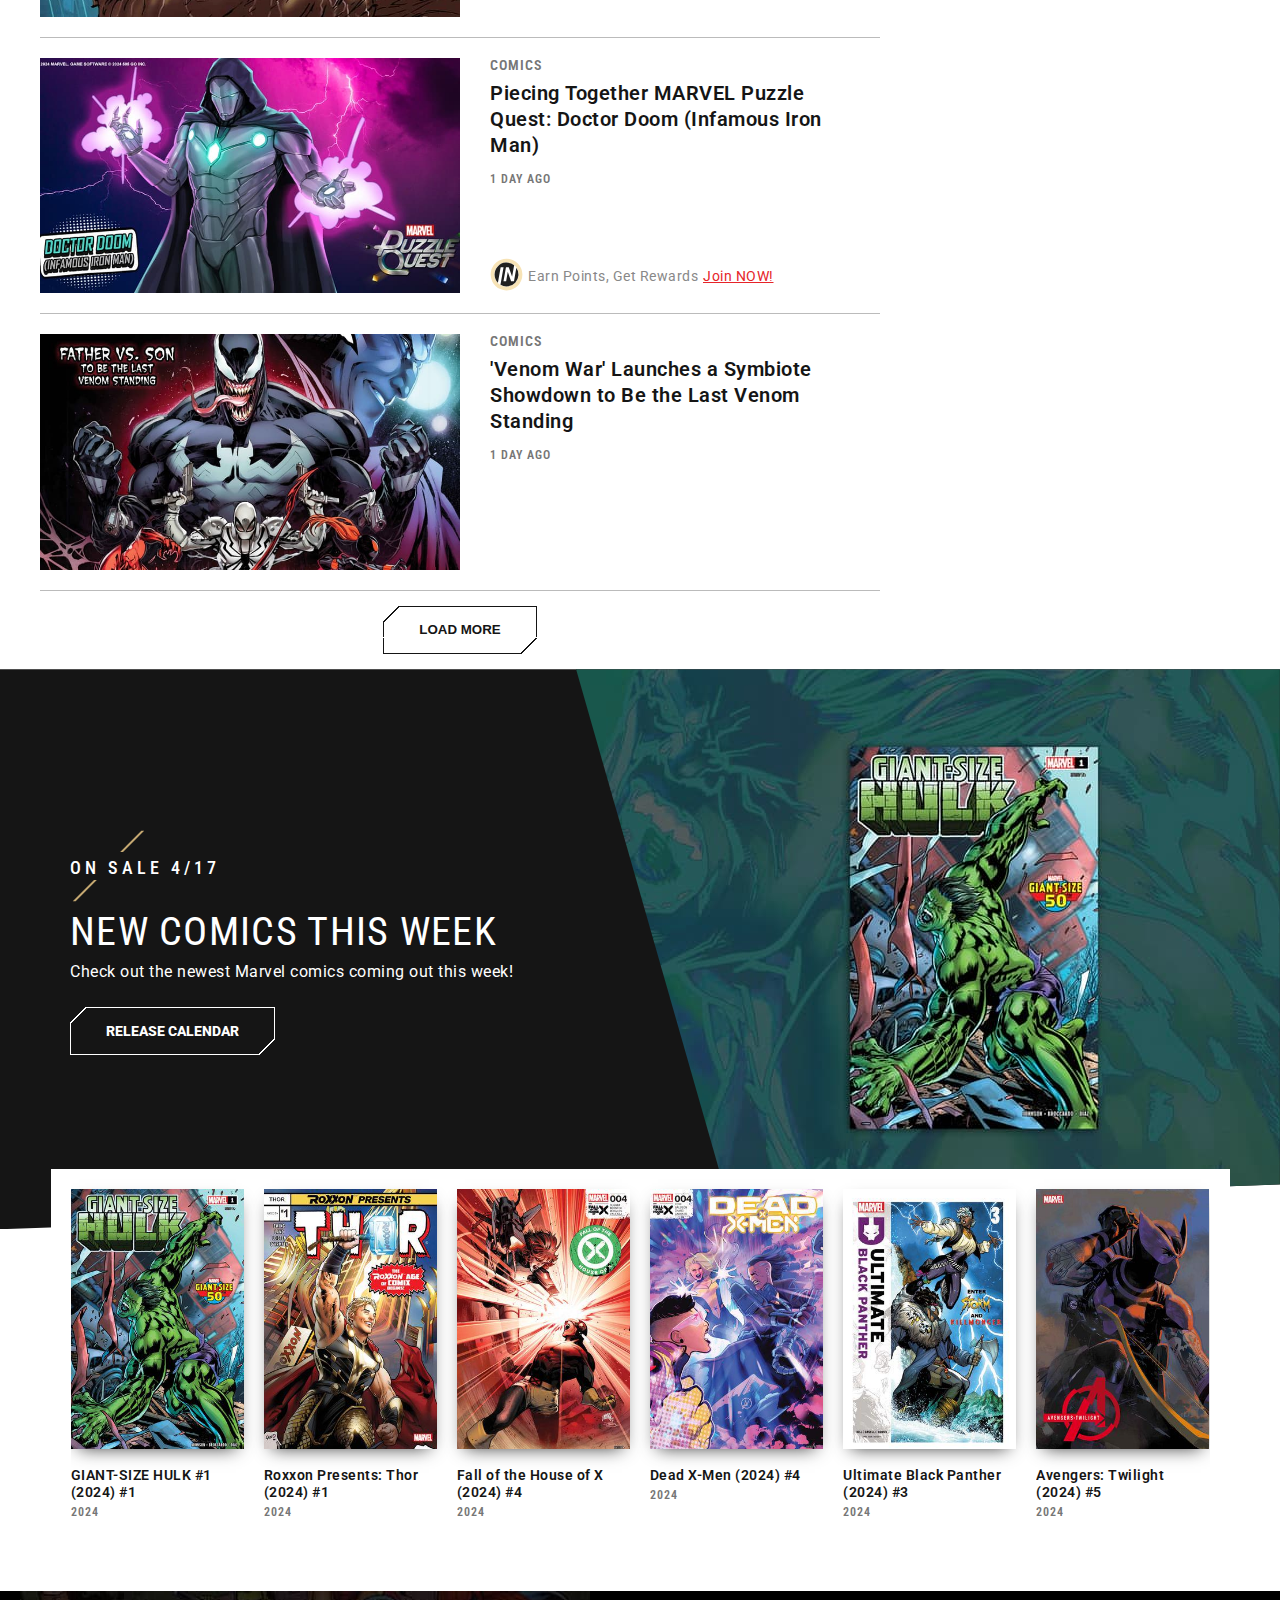
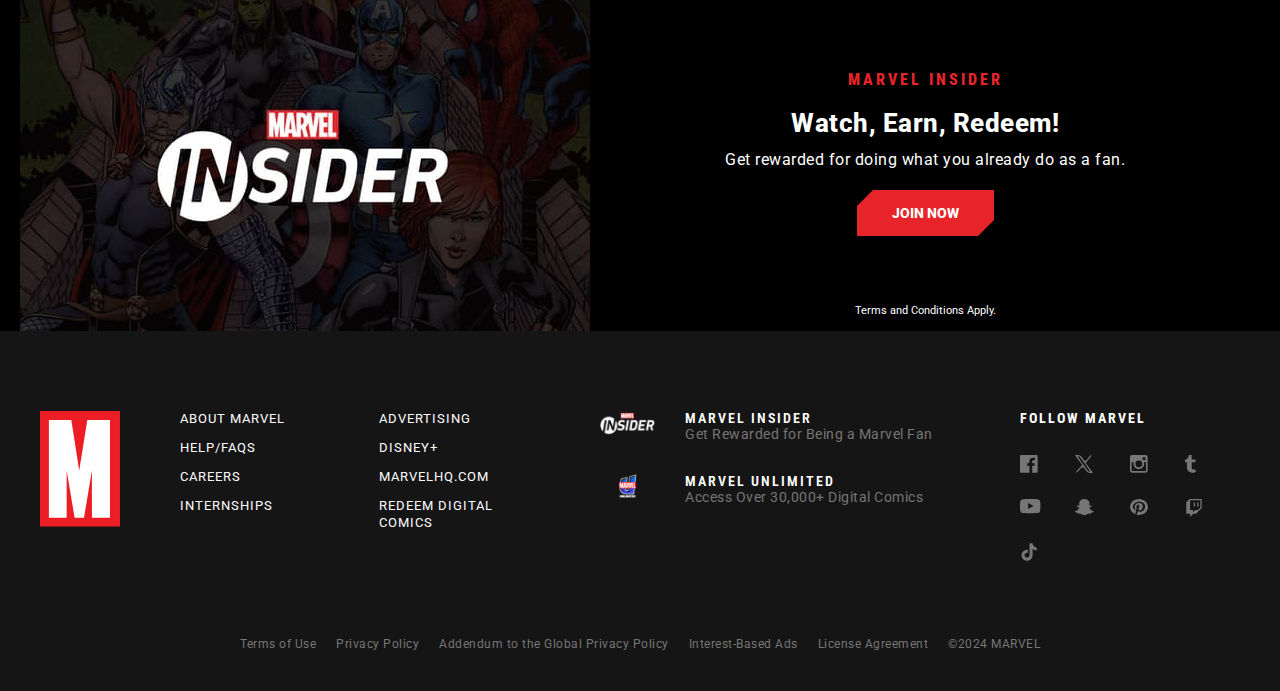
<file: website/marvel-website/index.html>
<!DOCTYPE html>
<html lang="en">
  <head>
    <meta charset="UTF-8" />
    <meta name="viewport" content="width=device-width, initial-scale=1.0" />
    <title>MARVEL</title>
    <link rel="stylesheet" href="style.css" />
    <link
      rel="shortcut icon"
      href="./assets/favicon-32x32.png"
      type="image/x-icon"
    />
  </head>
  <body>
    <div class="main">
      <!-- header -->
      <header>
        <nav>
          <!-- upper nav -->
          <div class="nav-upper">
            <div>
              <a class="menu-btn" href="#">
                <svg
                  xmlns="http://www.w3.org/2000/svg"
                  width="24"
                  height="16"
                  viewBox="0 0 24 16"
                >
                  <g fill-rule="evenodd">
                    <path d="M0 14h24v2H0zM0 8h24v2H0zM0 2h24v2H0z"></path>
                  </g>
                </svg>
              </a>
              <div class="right">
                <div class="user-icon">
                  <svg
                    xmlns="http://www.w3.org/2000/svg"
                    viewBox="0 0 65.6 66.7"
                  >
                    <path
                      fill-rule="evenodd"
                      d="M59.5 15.1L53 51.4c0 .4-.3.6-.6.6h-6.5c-.3 0-.6-.2-.8-.6l-8.8-24.7H36l-4.3 24.7c-.1.3-.3.6-.6.6H25c-.3 0-.6-.2-.5-.6l6.6-37.3c.1-.3.3-.6.6-.6h6.4c.5 0 .7.2.8.6l8.8 24.7h.3l5.5-30.4C47.9 3.7 40.6.9 32.7.9 14.7.9.2 15.5.2 33.4c0 8.8 3.5 16.7 9.1 22.5l7.3-41.7c.1-.3.3-.6.6-.6H24c.3 0 .5.2.5.6l-8.3 47.2c4.8 2.8 10.4 4.5 16.4 4.5 17.9 0 32.5-14.5 32.5-32.5 0-6.8-2.1-13.1-5.6-18.3z"
                    ></path>
                  </svg>
                </div>
                <div class="user-links">
                  <a class="user-login" href="#">Log In</a
                  ><span class="user-seperator"> | </span
                  ><a class="user-join" href="#">Join</a>
                </div>
              </div>
              <a href="#" class="nav-upper-logo">
                <!-- marvel-logo -->
                <span
                  ><svg
                    width="130"
                    height="52"
                    xmlns="http://www.w3.org/2000/svg"
                    aria-hidden="true"
                  >
                    <rect fill="#EC1D24" width="100%" height="100%"></rect>
                    <path
                      fill="#FEFEFE"
                      d="M126.222 40.059v7.906H111.58V4h7.885v36.059h6.757zm-62.564-14.5c-.61.294-1.248.44-1.87.442v-14.14h.04c.622-.005 5.264.184 5.264 6.993 0 3.559-1.58 5.804-3.434 6.705zM40.55 34.24l2.183-18.799 2.265 18.799H40.55zm69.655-22.215V4.007H87.879l-3.675 26.779-3.63-26.78h-8.052l.901 7.15c-.928-1.832-4.224-7.15-11.48-7.15-.047-.002-8.06 0-8.06 0l-.031 39.032-5.868-39.031-10.545-.005-6.072 40.44.002-40.435H21.278L17.64 26.724 14.096 4.006H4v43.966h7.95V26.78l3.618 21.192h4.226l3.565-21.192v21.192h15.327l.928-6.762h6.17l.927 6.762 15.047.008h.01v-.008h.02V33.702l1.845-.27 3.817 14.55h7.784l-.002-.01h.022l-5.011-17.048c2.538-1.88 5.406-6.644 4.643-11.203v-.002C74.894 19.777 79.615 48 79.615 48l9.256-.027 6.327-39.85v39.85h15.007v-7.908h-7.124v-10.08h7.124v-8.03h-7.124v-9.931h7.124z"
                    ></path>
                    <path fill="#EC1D24" d="M0 0h30v52H0z"></path>
                    <path
                      fill="#FEFEFE"
                      d="M31.5 48V4H21.291l-3.64 22.735L14.102 4H4v44h8V26.792L15.577 48h4.229l3.568-21.208V48z"
                    ></path></svg></span
              ></a>
              <div class="left">
                <div class="marvel-subscribe-container">
                  <a href="#"
                    ><img src="./assets/subscribe.png" alt="" />
                    <p>
                      Marvel Unlimited <br /><span class="subs-txt"
                        >Subscribe</span
                      >
                    </p></a
                  >
                </div>
                <div class="search-icon">
                  <a href="#">
                    <svg
                      xmlns="http://www.w3.org/2000/svg"
                      width="19"
                      height="17"
                      viewBox="0 0 19 17"
                      fill-rule="evenodd"
                    >
                      <circle cx="6.5" cy="6.5" r="5.5"></circle>
                      <path d="M14 14l3.536 3.536"></path>
                    </svg>
                  </a>
                </div>
              </div>
              <div class="search-icon mobile-search">
                <a href="#">
                  <svg
                    xmlns="http://www.w3.org/2000/svg"
                    width="19"
                    height="17"
                    viewBox="0 0 19 17"
                    fill-rule="evenodd"
                  >
                    <circle cx="6.5" cy="6.5" r="5.5"></circle>
                    <path d="M14 14l3.536 3.536"></path>
                  </svg>
                </a>
              </div>
            </div>
          </div>
          <!-- lower nav -->
          <div class="nav-lower">
            <ul class="nav-links-list">
              <li><a href="#">News</a></li>
              <li><a href="#">Comics</a></li>
              <li><a href="#">Characters</a></li>
              <li><a href="#">Movies</a></li>
              <li><a href="#">Tv shows</a></li>
              <li><a href="#">games</a></li>
              <li><a href="#">videos</a></li>
              <li><a href="#">more</a></li>
            </ul>
          </div>
        </nav>
      </header>

      <!-- Page content -->
      <div class="main-container">
        <!-- hero section -->
        <section class="hero-section">
          <div class="promo">
            <p>
              STREAM X-MEN '97
              <span class="exclusively-txt">EXCLUSIVELY</span> ON
            </p>
            <a href="#"><img src="./assets/disney-logo.png" alt="" /></a>
          </div>

          <div class="carousel-container">
            <div class="carousel-wrapper">
              <div class="carousel-content">
                <!-- carousel image -->
                <div class="carousel-item">
                  <img
                    class="carousel-img"
                    src="./assets/carousel-1.jpg"
                    alt=""
                  />
                  <img
                    class="carousel-img-mobile"
                    src="./assets/carousel-1-mobile.jpg"
                    alt=""
                  />
                </div>

                <!-- carousel content on image -->
                <div class="carousel-inner-content">
                  <div>
                    <div class="carousel-inner-wrapper">
                      <div class="carousel-inner-img">
                        <img src="./assets/carousel-1-inner.png" alt="" />
                      </div>
                      <p class="carousel-title">
                        'Marvel 1943: Rise of Hydra' Trailer
                      </p>
                      <p class="carousel-sub-para">
                        Marvel and Skydance New Media reveal a new story trailer
                        and the cast of 'Marvel 1943: Rise of Hydra.'
                      </p>
                      <a href="#" class="cta-btn carousel-cta">
                        <span class="cta-inner-txt carousel-cta-inner-txt"
                          >Watch Now</span
                        >
                      </a>
                      <a href="#" class="cta-btn carousel-cta">
                        <span class="cta-inner-txt carousel-cta-inner-txt"
                          >Meet The Cast</span
                        >
                      </a>
                    </div>
                  </div>
                </div>
              </div>
            </div>

            <div class="hero-tabs-container">
              <ul class="hero-tabs-list">
                <li><a href="#">X-Men '97 Now Streaming on Disney+</a></li>
                <li class="active-tab">
                  <a href="#">'Marvel 1943: Rise of Hydra' Trailer</a>
                </li>
                <li><a href="#">This Week's New Comics</a></li>
                <li><a href="#">Free Infinity Comics</a></li>
                <li><a href="#">'Marvel Rivals' Announcement Trailer</a></li>
              </ul>
            </div>
            <div class="social-links-wrapper">
              <p class="follow-txt">Follow</p>
              <div class="social-links">
                <a href="#"
                  ><svg
                    xmlns="http://www.w3.org/2000/svg"
                    width="18"
                    height="18"
                    viewBox="0 0 18 18"
                  >
                    <path
                      fill-rule="evenodd"
                      d="M9.426 17.647H.974A.974.974 0 010 16.673V.974C0 .436.436 0 .974 0h15.7c.537 0 .973.436.973.974v15.699a.974.974 0 01-.974.974h-4.497v-6.834h2.294l.343-2.663h-2.637v-1.7c0-.772.214-1.297 1.32-1.297h1.41V2.77a18.853 18.853 0 00-2.055-.105c-2.033 0-3.425 1.241-3.425 3.52V8.15h-2.3v2.663h2.3v6.834z"
                    ></path></svg
                ></a>
                <a href="#"
                  ><svg
                    xmlns="http://www.w3.org/2000/svg"
                    width="18"
                    height="18"
                    viewBox="0 0 18 18"
                  >
                    <path
                      d="M3.5 5.1l3.8 5L4 13.6c-1.9 1.8-3.1 3.6-2.8 3.9.3.3 1.7-.8 3.1-2.5 3.2-3.8 4.1-3.8 6.4 0 1.3 2.2 2.5 3 4.5 3H18l-3.6-5-3.7-5.1L13.9 4c1.8-2.2 2.8-4 2.3-4-.4 0-1.8 1.3-3 3-1.3 1.6-2.6 3-3 3-.4 0-1.6-1.4-2.7-3C6.1.9 4.7 0 2.7 0H-.2l3.7 5.1zm6.3 3.3c5.3 7.6 5.8 8.6 4.4 8.6C13.4 17 3 2.7 3 1.6c0-2 2.3.3 6.8 6.8z"
                    ></path></svg
                ></a>
                <a href="#"
                  ><svg
                    xmlns="http://www.w3.org/2000/svg"
                    width="18"
                    height="18"
                    viewBox="0 0 18 18"
                  >
                    <path
                      fill-rule="evenodd"
                      d="M15.441 15.993H2.206a.552.552 0 01-.552-.552V7.17H3.86c-.287.414-.384 1.185-.384 1.675 0 2.953 2.408 5.356 5.368 5.356 2.96 0 5.368-2.403 5.368-5.356 0-.49-.069-1.25-.425-1.675h2.206v8.272a.552.552 0 01-.552.552M8.844 5.458a3.39 3.39 0 013.394 3.386 3.39 3.39 0 01-3.394 3.386A3.39 3.39 0 015.45 8.844a3.39 3.39 0 013.393-3.386m4.391-3.252h1.655c.304 0 .551.247.551.551v1.655a.552.552 0 01-.551.551h-1.655a.552.552 0 01-.551-.551V2.757c0-.304.247-.551.551-.551M15.55 0H2.098A2.095 2.095 0 000 2.093v13.461c0 1.156.94 2.093 2.098 2.093h13.451a2.095 2.095 0 002.098-2.093V2.093C17.647.937 16.707 0 15.549 0"
                    ></path></svg
                ></a>
                <a href="#"
                  ><svg
                    xmlns="http://www.w3.org/2000/svg"
                    width="18"
                    height="18"
                    viewBox="0 0 18 18"
                  >
                    <style></style>
                    <path
                      fill-opacity="0"
                      d="M15.4 8.4l-2.5 2.5h-2.6L8 13.2v-2.3H5.1V1.3h10.3z"
                    ></path>
                    <path
                      d="M4.5 0L1.3 3.2v11.6h3.9V18l3.2-3.2H11L16.7 9V0H4.5zm10.9 8.4L12.8 11h-2.6L8 13.2V11H5.1V1.3h10.3v7.1z"
                    ></path>
                    <path
                      d="M12.2 3.5h1.3v3.9h-1.3zM8.7 3.5H10v3.9H8.7z"
                    ></path></svg
                ></a>
                <a href="#"
                  ><svg
                    xmlns="http://www.w3.org/2000/svg"
                    width="18"
                    height="18"
                    viewBox="0 0 18 18"
                  >
                    <style></style>
                    <path
                      d="M14.5 3.7c-.9-.6-1.6-1.6-1.9-2.7V.2H9.5v12c0 1.4-1.1 2.4-2.5 2.4-.5 0-.8-.2-1.1-.3-.8-.3-1.4-1.1-1.4-2.1 0-1.4 1.3-2.5 2.5-2.5.3 0 .5 0 .8.2V6.7H7c-3 0-5.5 2.5-5.5 5.5 0 1.9.9 3.5 2.4 4.6.9.6 2.1.9 3.2.9 3 0 5.5-2.5 5.5-5.5V6.1c1.1.8 2.7 1.4 4.1 1.4v-3c-.8 0-1.5-.3-2.2-.8z"
                    ></path></svg
                ></a>
              </div>
            </div>
          </div>
        </section>
        <!-- latest release section -->
        <section class="latest-section">
          <div class="latest-bg-container">
            <div class="latest-bg">
              <img src="./assets/latest-bg.jpg" alt="" />
            </div>

            <div class="latest-bg-content">
              <div>
                <div class="latest-icon">
                  <img src="./assets/latest-1-icon.png" alt="" />
                </div>
                <div class="slash-title">Available now</div>
                <div class="latest-title">New on Marvel Unlimited</div>
                <p class="latest-desc">
                  Read these plus 30,000+ digital comics for $9.99 a month!
                </p>

                <a href="#" class="cta-btn btn-latest">
                  <span class="cta-inner-txt btn-latest-txt"
                    >Get Marvel Unlimited</span
                  >
                </a>
              </div>
            </div>
          </div>
          <div class="latest-slider-container">
            <div>
              <div class="latest-slider-wrapper">
                <div class="latest-slider">
                  <div>
                    <!-- 1 -->
                    <div class="slider-item">
                      <a href="#">
                        <div class="slider-item-img">
                          <img src="./assets/slider-1-1.jpg" alt="" />
                        </div>
                        <div class="slider-item-body">
                          <p class="slider-item-title">
                            Ultimate Spider-Man (2024) #1
                          </p>
                          <p class="slider-item-footer">2024</p>
                        </div>
                      </a>
                    </div>
                    <!-- 2 -->
                    <div class="slider-item">
                      <a href="#">
                        <div class="slider-item-img">
                          <img src="./assets/slider-1-2.jpg" alt="" />
                        </div>
                        <div class="slider-item-body">
                          <p class="slider-item-title">
                            Ultimate Spider-Man (2024) #2
                          </p>
                          <p class="slider-item-footer">2024</p>
                        </div>
                      </a>
                    </div>
                    <!-- 3 -->
                    <div class="slider-item">
                      <a href="#">
                        <div class="slider-item-img">
                          <img src="./assets/slider-1-3.jpg" alt="" />
                        </div>
                        <div class="slider-item-body">
                          <p class="slider-item-title">Wolverine (2020) #41</p>
                          <p class="slider-item-footer">2024</p>
                        </div>
                      </a>
                    </div>
                    <!-- 4 -->
                    <div class="slider-item">
                      <a href="#">
                        <div class="slider-item-img">
                          <img src="./assets/slider-1-4.jpg" alt="" />
                        </div>
                        <div class="slider-item-body">
                          <p class="slider-item-title">
                            Sensational She-Hulk (2023) #4
                          </p>
                          <p class="slider-item-footer">2024</p>
                        </div>
                      </a>
                    </div>
                    <!-- 5 -->
                    <div class="slider-item">
                      <a href="#">
                        <div class="slider-item-img">
                          <img src="./assets/slider-1-5.jpg" alt="" />
                        </div>
                        <div class="slider-item-body">
                          <p class="slider-item-title">Sentry (2023) #2</p>
                          <p class="slider-item-footer">2024</p>
                        </div>
                      </a>
                    </div>
                    <!-- 6 -->
                    <div class="slider-item">
                      <a href="#">
                        <div class="slider-item-img">
                          <img src="./assets/slider-1-6.jpg" alt="" />
                        </div>
                        <div class="slider-item-body">
                          <p class="slider-item-title">Avengers (2023) #9</p>
                          <p class="slider-item-footer">2024</p>
                        </div>
                      </a>
                    </div>
                    <!-- 7 -->
                    <div class="slider-item">
                      <a href="#">
                        <div class="slider-item-img">
                          <img src="./assets/slider-1-7.jpg" alt="" />
                        </div>
                        <div class="slider-item-body">
                          <p class="slider-item-title">Blade (2023) #7</p>
                          <p class="slider-item-footer">2024</p>
                        </div>
                      </a>
                    </div>
                    <!-- 8 -->
                    <div class="slider-item">
                      <a href="#">
                        <div class="slider-item-img">
                          <img src="./assets/slider-1-8.jpg" alt="" />
                        </div>
                        <div class="slider-item-body">
                          <p class="slider-item-title">
                            Spider-Gwen: Smash (2023) #2
                          </p>
                          <p class="slider-item-footer">2024</p>
                        </div>
                      </a>
                    </div>
                    <!-- 9 -->
                    <div class="slider-item">
                      <a href="#">
                        <div class="slider-item-img">
                          <img src="./assets/slider-1-9.jpg" alt="" />
                        </div>
                        <div class="slider-item-body">
                          <p class="slider-item-title">
                            Thunderbolts (2023) #2
                          </p>
                          <p class="slider-item-footer">2024</p>
                        </div>
                      </a>
                    </div>
                    <!-- 10 -->
                    <div class="slider-item">
                      <a href="#">
                        <div class="slider-item-img">
                          <img src="./assets/slider-1-10.jpg" alt="" />
                        </div>
                        <div class="slider-item-body">
                          <p class="slider-item-title">
                            Captain Marvel (2023) #4
                          </p>
                          <p class="slider-item-footer">2024</p>
                        </div>
                      </a>
                    </div>
                    <!-- 11 -->
                    <div class="slider-item">
                      <a href="#">
                        <div class="slider-item-img">
                          <img src="./assets/slider-1-11.jpg" alt="" />
                        </div>
                        <div class="slider-item-body">
                          <p class="slider-item-title">
                            Star Wars: The Mandalorian Season 2 (2023) #8
                          </p>
                          <p class="slider-item-footer">2024</p>
                        </div>
                      </a>
                    </div>
                  </div>
                </div>
              </div>
            </div>
          </div>
        </section>

        <!-- Latest HYPE -->
        <section class="l-h-section">
          <div>
            <div class="latest-column">
              <div class="feed-head">
                <h2 class="feed-title">The Latest</h2>
              </div>
              <div class="feeds-container">
                <!-- 1 -->
                <div class="feed-card">
                  <a href="#" class="feed-img-link">
                    <img src="./assets/feed-1.jpg" alt="" />
                  </a>
                  <div class="feed-body">
                    <p class="feed-category">Comics</p>
                    <p class="feed-headline">
                      <a href="#"
                        >Rocket Raccoon's Problem with Flerkens, Explained</a
                      >
                    </p>
                    <p class="feed-footer">4 hours ago</p>
                  </div>
                </div>
                <!-- 2 -->
                <div class="feed-card">
                  <a href="#" class="feed-img-link">
                    <img src="./assets/feed-2.jpg" alt="" />
                  </a>
                  <div class="feed-body">
                    <p class="feed-category">Comics</p>
                    <p class="feed-headline">
                      <a href="#"
                        >'Namor': Jason Aaron Dives into the Secrets of Atlantis
                        with New Series</a
                      >
                    </p>
                    <p class="feed-footer">6 hours ago</p>
                  </div>
                </div>
                <!-- 3 -->
                <div class="feed-card">
                  <a href="#" class="feed-img-link">
                    <img src="./assets/feed-3.jpg" alt="" />
                  </a>
                  <div class="feed-body">
                    <p class="feed-category">Comics</p>
                    <p class="feed-headline">
                      <a href="#"
                        >Cyclops & Professor X's Turbulent Relationship,
                        Explained</a
                      >
                    </p>
                    <p class="feed-footer">9 hours ago</p>
                  </div>
                </div>
                <!-- 4 -->
                <div class="feed-card">
                  <a href="#" class="feed-img-link">
                    <img src="./assets/feed-4.jpg" alt="" />
                  </a>
                  <div class="feed-body">
                    <p class="feed-category">Games</p>
                    <p class="feed-headline">
                      <a href="#"
                        >The Spider-Society Arrives on 'MARVEL Strike Force' to
                        Save the Multiverse</a
                      >
                    </p>
                    <p class="feed-footer">12 hours ago</p>
                    <div class="feed-card-insider">
                      <span
                        ><svg
                          data-name="Layer 1"
                          xmlns="http://www.w3.org/2000/svg"
                          viewBox="0 0 463 463"
                        >
                          <g class="insider_svg__cls-1">
                            <circle
                              fill="#fff"
                              cx="231.5"
                              cy="231.5"
                              r="195"
                            ></circle>
                            <path
                              fill="#f7e3b6"
                              d="M231.5 64A167.5 167.5 0 1164 231.5 167.5 167.5 0 01231.5 64m0-55a222.54 222.54 0 00-86.62 427.49 222.54 222.54 0 00173.24-410A221.08 221.08 0 00231.5 9z"
                            ></path>
                          </g>
                          <circle
                            fill="#fff"
                            cx="231.5"
                            cy="231.5"
                            r="167.5"
                          ></circle>
                          <path
                            fill="#202020"
                            d="M369.78 137l-33.27 187.65a3.18 3.18 0 01-3.2 2.91h-33.49a4.26 4.26 0 01-4.08-2.91l-45.43-127.27h-1.45l-22.43 127.27a3.13 3.13 0 01-2.91 2.91h-31.45a2.42 2.42 0 01-2.63-2.91l34.08-192.21a3.17 3.17 0 013.2-2.92h33.2c2.33 0 3.79.88 4.37 2.92l45.14 127.26h1.17l28.16-156.83A167.47 167.47 0 00111 347.73l37.73-215.29a3.18 3.18 0 013.21-2.92h35.23c1.75 0 2.62 1.17 2.33 2.92L146.77 376a167.48 167.48 0 00223-239z"
                          ></path></svg
                      ></span>
                      Earn Points, Get Rewards
                      <a href="#">Join NOW!</a>
                    </div>
                  </div>
                </div>
                <!-- 5 -->
                <div class="feed-card">
                  <a href="#" class="feed-img-link">
                    <img src="./assets/feed-5.jpg" alt="" />
                  </a>
                  <div class="feed-body">
                    <p class="feed-category">Gear</p>
                    <p class="feed-headline">
                      <a href="#"
                        >'Remember It' with These Marvel Must Haves from X-Men
                        '97</a
                      >
                    </p>
                  </div>
                </div>
                <!-- 6 -->
                <div class="feed-card">
                  <a href="#" class="feed-img-link">
                    <img src="./assets/feed-6.jpg" alt="" />
                  </a>
                  <div class="feed-body">
                    <p class="feed-category">Comics</p>
                    <p class="feed-headline">
                      <a href="#"
                        >'Spider-Man Reign II' Returns to Kaare Andrews'
                        Heartbreaking Vision of Peter Parker's Future</a
                      >
                    </p>
                    <p class="feed-footer">1 day ago</p>
                  </div>
                </div>
                <!-- 7 -->
                <div class="feed-card">
                  <a href="#" class="feed-img-link">
                    <img src="./assets/feed-7.jpg" alt="" />
                  </a>
                  <div class="feed-body">
                    <p class="feed-category">Comics</p>
                    <p class="feed-headline">
                      <a href="#"
                        >Piecing Together MARVEL Puzzle Quest: Doctor Doom
                        (Infamous Iron Man)</a
                      >
                    </p>
                    <p class="feed-footer">1 day ago</p>
                    <div class="feed-card-insider">
                      <span
                        ><svg
                          data-name="Layer 1"
                          xmlns="http://www.w3.org/2000/svg"
                          viewBox="0 0 463 463"
                        >
                          <g class="insider_svg__cls-1">
                            <circle
                              fill="#fff"
                              cx="231.5"
                              cy="231.5"
                              r="195"
                            ></circle>
                            <path
                              fill="#f7e3b6"
                              d="M231.5 64A167.5 167.5 0 1164 231.5 167.5 167.5 0 01231.5 64m0-55a222.54 222.54 0 00-86.62 427.49 222.54 222.54 0 00173.24-410A221.08 221.08 0 00231.5 9z"
                            ></path>
                          </g>
                          <circle
                            fill="#fff"
                            cx="231.5"
                            cy="231.5"
                            r="167.5"
                          ></circle>
                          <path
                            fill="#202020"
                            d="M369.78 137l-33.27 187.65a3.18 3.18 0 01-3.2 2.91h-33.49a4.26 4.26 0 01-4.08-2.91l-45.43-127.27h-1.45l-22.43 127.27a3.13 3.13 0 01-2.91 2.91h-31.45a2.42 2.42 0 01-2.63-2.91l34.08-192.21a3.17 3.17 0 013.2-2.92h33.2c2.33 0 3.79.88 4.37 2.92l45.14 127.26h1.17l28.16-156.83A167.47 167.47 0 00111 347.73l37.73-215.29a3.18 3.18 0 013.21-2.92h35.23c1.75 0 2.62 1.17 2.33 2.92L146.77 376a167.48 167.48 0 00223-239z"
                          ></path></svg
                      ></span>
                      Earn Points, Get Rewards
                      <a href="#">Join NOW!</a>
                    </div>
                  </div>
                </div>
                <!-- 8 -->
                <div class="feed-card">
                  <a href="#" class="feed-img-link">
                    <img src="./assets/feed-8.jpg" alt="" />
                  </a>
                  <div class="feed-body">
                    <p class="feed-category">Comics</p>
                    <p class="feed-headline">
                      <a href="#"
                        >'Venom War' Launches a Symbiote Showdown to Be the Last
                        Venom Standing</a
                      >
                    </p>
                    <p class="feed-footer">1 day ago</p>
                  </div>
                </div>
              </div>
              <div class="feed-load-more">
                <button class="cta-btn load-more-btn">
                  <span class="cta-inner-txt load-more-txt">Load More</span>
                </button>
              </div>
            </div>
            <div class="spacer-column"></div>
            <div class="hype-column">
              <div class="hype-box">
                <div class="hype-box-head">
                  <div class="top-border">
                    <span>
                      <svg
                        xmlns="http://www.w3.org/2000/svg"
                        width="186"
                        height="55"
                        viewBox="0 0 186 55"
                      >
                        <path
                          d="M21.4 1L1 21.4V717h264.6l20.4-20.4V1H21.4z"
                          mask="url(#border-line_svg__mask-2)"
                        ></path>
                      </svg>
                    </span>
                  </div>
                  <p class="hype-box-heading">The Hype Box</p>
                  <p class="hype-box-subtitle">
                    Can’t-miss news and updates from across the Marvel Universe!
                  </p>
                </div>

                <!-- hype box cards -->
                <div class="hype-cards-container">
                  <!-- 1 -->
                  <div class="hype-card">
                    <a href="" class="hype-card-img">
                      <img src="./assets/feed-5.jpg" alt="" />
                    </a>
                    <div class="hype-card-body">
                      <p class="hype-category">Gear</p>
                      <p class="hype-headline">
                        <a href="#"
                          >'Remember It' with These Marvel Must Haves from X-Men
                          '97</a
                        >
                      </p>
                    </div>
                  </div>
                  <!-- 2 -->
                  <div class="hype-card">
                    <a href="" class="hype-card-img">
                      <img src="./assets/hype-2.jpg" alt="" />
                    </a>
                    <div class="hype-card-body">
                      <p class="hype-category">Comics</p>
                      <p class="hype-headline">
                        <a href="#"
                          >April 17's New Marvel Comics: The Full List</a
                        >
                      </p>
                    </div>
                  </div>
                  <!-- 3 -->
                  <div class="hype-card">
                    <a href="" class="hype-card-img">
                      <img src="./assets/hype-3.jpg" alt="" />
                    </a>
                    <div class="hype-card-body">
                      <p class="hype-category">Games</p>
                      <p class="hype-headline">
                        <a href="#"
                          >Marvel Rivals PVP Shooter Boasts Incredible Lineup of
                          Marvel Characters</a
                        >
                      </p>
                    </div>
                  </div>
                  <!-- 4 -->
                  <div class="hype-card">
                    <a href="" class="hype-card-img">
                      <img src="./assets/hype-4.jpg" alt="" />
                    </a>
                    <div class="hype-card-body">
                      <p class="hype-category">Games</p>
                      <p class="hype-headline">
                        <a href="#"
                          >'Marvel 1943: Rise of Hydra' Reveals New Story
                          Trailer</a
                        >
                      </p>
                    </div>
                  </div>
                  <!-- 5 -->
                  <div class="hype-card">
                    <a href="" class="hype-card-img">
                      <img src="./assets/hype-5.jpg" alt="" />
                    </a>
                    <div class="hype-card-body">
                      <p class="hype-category">Comics</p>
                      <p class="hype-headline">
                        <a href="#"
                          >Marvel Unlimited Launches New Program That Offers
                          Access to Infinity Comics for Free</a
                        >
                      </p>
                    </div>
                  </div>
                </div>

                <div class="bottom-border">
                  <span
                    ><svg
                      xmlns="http://www.w3.org/2000/svg"
                      width="186"
                      height="55"
                      viewBox="0 0 186 55"
                    >
                      <path
                        d="M21.4 1L1 21.4V717h264.6l20.4-20.4V1H21.4z"
                        mask="url(#border-line_svg__mask-2)"
                      ></path></svg
                  ></span>
                </div>
              </div>
            </div>
          </div>
        </section>

        <!-- latest release lower section -->
        <section class="latest-section">
          <div class="latest-bg-container">
            <div class="latest-bg">
              <img src="./assets/latest-2-bg.jpg" alt="" />
            </div>

            <div class="latest-bg-content">
              <div>
                <div class="slash-title">On sale 4/17</div>
                <div class="latest-title">New Comics This Week</div>
                <p class="latest-desc">
                  Check out the newest Marvel comics coming out this week!
                </p>

                <a href="#" class="cta-btn btn-latest">
                  <span class="cta-inner-txt btn-latest-txt"
                    >Release Calendar</span
                  >
                </a>
              </div>
            </div>
          </div>
          <div class="latest-slider-container">
            <div>
              <div class="latest-slider-wrapper">
                <div class="latest-slider">
                  <div>
                    <!-- 1 -->
                    <div class="slider-item">
                      <a href="#">
                        <div class="slider-item-img">
                          <img src="./assets/slider-2-1.jpg" alt="" />
                        </div>
                        <div class="slider-item-body">
                          <p class="slider-item-title">
                            GIANT-SIZE HULK #1 (2024) #1
                          </p>
                          <p class="slider-item-footer">2024</p>
                        </div>
                      </a>
                    </div>
                    <!-- 2 -->
                    <div class="slider-item">
                      <a href="#">
                        <div class="slider-item-img">
                          <img src="./assets/slider-2-2.jpg" alt="" />
                        </div>
                        <div class="slider-item-body">
                          <p class="slider-item-title">
                            Roxxon Presents: Thor (2024) #1
                          </p>
                          <p class="slider-item-footer">2024</p>
                        </div>
                      </a>
                    </div>
                    <!-- 3 -->
                    <div class="slider-item">
                      <a href="#">
                        <div class="slider-item-img">
                          <img src="./assets/slider-2-3.jpg" alt="" />
                        </div>
                        <div class="slider-item-body">
                          <p class="slider-item-title">
                            Fall of the House of X (2024) #4
                          </p>
                          <p class="slider-item-footer">2024</p>
                        </div>
                      </a>
                    </div>
                    <!-- 4 -->
                    <div class="slider-item">
                      <a href="#">
                        <div class="slider-item-img">
                          <img src="./assets/slider-2-4.jpg" alt="" />
                        </div>
                        <div class="slider-item-body">
                          <p class="slider-item-title">Dead X-Men (2024) #4</p>
                          <p class="slider-item-footer">2024</p>
                        </div>
                      </a>
                    </div>
                    <!-- 5 -->
                    <div class="slider-item">
                      <a href="#">
                        <div class="slider-item-img">
                          <img src="./assets/slider-2-5.jpg" alt="" />
                        </div>
                        <div class="slider-item-body">
                          <p class="slider-item-title">
                            Ultimate Black Panther (2024) #3
                          </p>
                          <p class="slider-item-footer">2024</p>
                        </div>
                      </a>
                    </div>
                    <!-- 6 -->
                    <div class="slider-item">
                      <a href="#">
                        <div class="slider-item-img">
                          <img src="./assets/slider-2-6.jpg" alt="" />
                        </div>
                        <div class="slider-item-body">
                          <p class="slider-item-title">
                            Avengers: Twilight (2024) #5
                          </p>
                          <p class="slider-item-footer">2024</p>
                        </div>
                      </a>
                    </div>
                    <!-- 7 -->
                    <div class="slider-item">
                      <a href="#">
                        <div class="slider-item-img">
                          <img src="./assets/slider-2-7.jpg" alt="" />
                        </div>
                        <div class="slider-item-body">
                          <p class="slider-item-title">
                            What If…? Venom (2024) #3
                          </p>
                          <p class="slider-item-footer">2024</p>
                        </div>
                      </a>
                    </div>
                    <!-- 8 -->
                    <div class="slider-item">
                      <a href="#">
                        <div class="slider-item-img">
                          <img src="./assets/slider-2-8.jpg" alt="" />
                        </div>
                        <div class="slider-item-body">
                          <p class="slider-item-title">
                            The Spectacular Spider-Men (2024) #2
                          </p>
                          <p class="slider-item-footer">2024</p>
                        </div>
                      </a>
                    </div>
                    <!-- 9 -->
                    <div class="slider-item">
                      <a href="#">
                        <div class="slider-item-img">
                          <img src="./assets/slider-2-9.jpg" alt="" />
                        </div>
                        <div class="slider-item-body">
                          <p class="slider-item-title">
                            Black Widow & Hawkeye (2024) #2
                          </p>
                          <p class="slider-item-footer">2024</p>
                        </div>
                      </a>
                    </div>
                    <!-- 10 -->
                    <div class="slider-item">
                      <a href="#">
                        <div class="slider-item-img">
                          <img src="./assets/slider-2-10.jpg" alt="" />
                        </div>
                        <div class="slider-item-body">
                          <p class="slider-item-title">
                            Captain Marvel (2023) #7
                          </p>
                          <p class="slider-item-footer">2024</p>
                        </div>
                      </a>
                    </div>
                    <!-- 11 -->
                    <div class="slider-item">
                      <a href="#">
                        <div class="slider-item-img">
                          <img src="./assets/slider-2-11.jpg" alt="" />
                        </div>
                        <div class="slider-item-body">
                          <p class="slider-item-title">
                            Miles Morales: Spider-Man (2022) #19
                          </p>
                          <p class="slider-item-footer">2024</p>
                        </div>
                      </a>
                    </div>
                    <!-- 12 -->
                    <div class="slider-item">
                      <a href="#">
                        <div class="slider-item-img">
                          <img src="./assets/slider-2-12.jpg" alt="" />
                        </div>
                        <div class="slider-item-body">
                          <p class="slider-item-title">
                            Spider-Woman (2023) #6
                          </p>
                          <p class="slider-item-footer">2024</p>
                        </div>
                      </a>
                    </div>
                    <!-- 13 -->
                    <div class="slider-item">
                      <a href="#">
                        <div class="slider-item-img">
                          <img src="./assets/slider-2-13.jpg" alt="" />
                        </div>
                        <div class="slider-item-body">
                          <p class="slider-item-title">Spider-Boy (2023) #6</p>
                          <p class="slider-item-footer">2024</p>
                        </div>
                      </a>
                    </div>
                    <!-- 14 -->
                    <div class="slider-item">
                      <a href="#">
                        <div class="slider-item-img">
                          <img src="./assets/slider-2-14.jpg" alt="" />
                        </div>
                        <div class="slider-item-body">
                          <p class="slider-item-title">
                            Ghost Rider: Final Vengeance (2024) #2
                          </p>
                          <p class="slider-item-footer">2024</p>
                        </div>
                      </a>
                    </div>
                    <!-- 15 -->
                    <div class="slider-item">
                      <a href="#">
                        <div class="slider-item-img">
                          <img src="./assets/slider-2-15.jpg" alt="" />
                        </div>
                        <div class="slider-item-body">
                          <p class="slider-item-title">
                            Amazing Spider-Man Facsimile Edition (2024) #255
                          </p>
                          <p class="slider-item-footer">2024</p>
                        </div>
                      </a>
                    </div>
                    <!-- 16 -->
                    <div class="slider-item">
                      <a href="#">
                        <div class="slider-item-img">
                          <img src="./assets/slider-2-16.jpg" alt="" />
                        </div>
                        <div class="slider-item-body">
                          <p class="slider-item-title">
                            Star Wars: Mace Windu (2024) #3
                          </p>
                          <p class="slider-item-footer">2024</p>
                        </div>
                      </a>
                    </div>
                    <!-- 17 -->
                    <div class="slider-item">
                      <a href="#">
                        <div class="slider-item-img">
                          <img src="./assets/slider-2-17.jpg" alt="" />
                        </div>
                        <div class="slider-item-body">
                          <p class="slider-item-title">
                            Beware the Planet of the Apes (2024) #4
                          </p>
                          <p class="slider-item-footer">2024</p>
                        </div>
                      </a>
                    </div>
                  </div>
                </div>
              </div>
            </div>
          </div>
        </section>

        <!-- Promo section -->
        <section class="promo-section">
          <div>
            <div class="promo-img-container">
              <img class="promo-img" src="./assets/promo-img.jpg" alt="" />
              <img
                class="promo-img-mobile"
                src="./assets/promo-img-mobile.jpg"
                alt=""
              />
            </div>
            <div class="promo-content">
              <div class="promo-main-content">
                <p class="promo-marvel-insider">Marvel Insider</p>
                <p class="promo-title">Watch, Earn, Redeem!​</p>
                <p class="promo-desc">
                  Get rewarded for doing what you already do as a fan.​
                </p>
                <a href="#" class="cta-btn carousel-cta promo-cta-btn">
                  <span class="cta-inner-txt carousel-cta-inner-txt"
                    >Join Now</span
                  >
                </a>
                <p class="tnc-promo">Terms and Conditions Apply.</p>
              </div>
            </div>
          </div>
        </section>
      </div>
      <!-- footer -->
      <footer>
        <div class="footer-container">
          <!-- footer links -->
          <div class="footer-links">
            <a href="#" class="footer-logo">
              <span
                ><svg
                  viewBox="0 0 36 52"
                  xmlns="http://www.w3.org/2000/svg"
                  aria-hidden="true"
                >
                  <rect fill="#EC1D24" width="100%" height="100%"></rect>
                  <path
                    fill="#FEFEFE"
                    d="M31.5 48V4H21.291l-3.64 22.735L14.102 4H4v44h8V26.792L15.577 48h4.229l3.568-21.208V48z"
                  ></path></svg
              ></span>
            </a>
            <ul class="footer-links-list">
              <li><a href="#">About Marvel</a></li>
              <li><a href="#">Help/FAQs</a></li>
              <li><a href="#">Careers</a></li>
              <li><a href="#">Internships</a></li>
            </ul>
            <ul class="footer-links-list">
              <li><a href="#">Advertising</a></li>
              <li><a href="#">Disney+</a></li>
              <li><a href="#">Marvelhq.com</a></li>
              <li><a href="#">Redeem Digital Comics</a></li>
            </ul>
          </div>
          <!-- footer promo -->
          <div class="footer-promo-links">
            <div class="footer-promo">
              <a href="#">
                <div class="footer-promo-img">
                  <img src="./assets/footer-promo-1.png" alt="" />
                </div>
                <div class="footer-promo-info">
                  <h4>Marvel Insider</h4>
                  <p>Get Rewarded for Being a Marvel Fan</p>
                </div>
              </a>
            </div>
            <div class="footer-promo">
              <a href="#">
                <div class="footer-promo-img">
                  <img src="./assets/footer-promo-2.png" alt="" />
                </div>
                <div class="footer-promo-info">
                  <h4>Marvel Unlimited</h4>
                  <p>Access Over 30,000+ Digital Comics</p>
                </div>
              </a>
            </div>
          </div>
          <!-- footer follow -->
          <div class="footer-follow">
            <h4>Follow Marvel</h4>
            <ul class="footer-social-links">
              <li>
                <a href=""
                  ><span
                    ><svg
                      xmlns="http://www.w3.org/2000/svg"
                      width="18"
                      height="18"
                      viewBox="0 0 18 18"
                    >
                      <path
                        fill-rule="evenodd"
                        d="M9.426 17.647H.974A.974.974 0 010 16.673V.974C0 .436.436 0 .974 0h15.7c.537 0 .973.436.973.974v15.699a.974.974 0 01-.974.974h-4.497v-6.834h2.294l.343-2.663h-2.637v-1.7c0-.772.214-1.297 1.32-1.297h1.41V2.77a18.853 18.853 0 00-2.055-.105c-2.033 0-3.425 1.241-3.425 3.52V8.15h-2.3v2.663h2.3v6.834z"
                      ></path></svg></span
                ></a>
              </li>
              <li>
                <a href=""
                  ><span
                    ><svg
                      xmlns="http://www.w3.org/2000/svg"
                      width="18"
                      height="18"
                      viewBox="0 0 18 18"
                    >
                      <path
                        d="M3.5 5.1l3.8 5L4 13.6c-1.9 1.8-3.1 3.6-2.8 3.9.3.3 1.7-.8 3.1-2.5 3.2-3.8 4.1-3.8 6.4 0 1.3 2.2 2.5 3 4.5 3H18l-3.6-5-3.7-5.1L13.9 4c1.8-2.2 2.8-4 2.3-4-.4 0-1.8 1.3-3 3-1.3 1.6-2.6 3-3 3-.4 0-1.6-1.4-2.7-3C6.1.9 4.7 0 2.7 0H-.2l3.7 5.1zm6.3 3.3c5.3 7.6 5.8 8.6 4.4 8.6C13.4 17 3 2.7 3 1.6c0-2 2.3.3 6.8 6.8z"
                      ></path></svg></span
                ></a>
              </li>
              <li>
                <a href=""
                  ><span
                    ><svg
                      xmlns="http://www.w3.org/2000/svg"
                      width="18"
                      height="18"
                      viewBox="0 0 18 18"
                    >
                      <path
                        fill-rule="evenodd"
                        d="M15.441 15.993H2.206a.552.552 0 01-.552-.552V7.17H3.86c-.287.414-.384 1.185-.384 1.675 0 2.953 2.408 5.356 5.368 5.356 2.96 0 5.368-2.403 5.368-5.356 0-.49-.069-1.25-.425-1.675h2.206v8.272a.552.552 0 01-.552.552M8.844 5.458a3.39 3.39 0 013.394 3.386 3.39 3.39 0 01-3.394 3.386A3.39 3.39 0 015.45 8.844a3.39 3.39 0 013.393-3.386m4.391-3.252h1.655c.304 0 .551.247.551.551v1.655a.552.552 0 01-.551.551h-1.655a.552.552 0 01-.551-.551V2.757c0-.304.247-.551.551-.551M15.55 0H2.098A2.095 2.095 0 000 2.093v13.461c0 1.156.94 2.093 2.098 2.093h13.451a2.095 2.095 0 002.098-2.093V2.093C17.647.937 16.707 0 15.549 0"
                      ></path></svg></span
                ></a>
              </li>
              <li>
                <a href=""
                  ><span
                    ><svg
                      xmlns="http://www.w3.org/2000/svg"
                      width="11"
                      height="18"
                      viewBox="0 0 11 18"
                    >
                      <path
                        fill-rule="evenodd"
                        d="M8.535 14.5c-1.532.038-1.83-1-1.842-1.751V7.217h3.844v-2.69h-3.83V0H3.904a.147.147 0 00-.138.133C3.602 1.518 2.904 3.949 0 4.922v2.295h1.937v5.806c0 1.988 1.58 4.812 5.749 4.745 1.407-.022 2.969-.569 3.314-1.04l-.92-2.535c-.356.158-1.037.295-1.545.307z"
                      ></path></svg></span
                ></a>
              </li>
              <li>
                <a href=""
                  ><span
                    ><svg
                      xmlns="http://www.w3.org/2000/svg"
                      width="21"
                      height="15"
                      viewBox="0 0 21 15"
                    >
                      <path
                        fill-rule="evenodd"
                        d="M8.109 9.73l-.001-5.679 5.522 2.85-5.521 2.83zm12.124-6.663s-.2-1.393-.812-2.006c-.778-.806-1.649-.81-2.048-.856C14.513 0 10.223 0 10.223 0h-.009s-4.29 0-7.15.205c-.4.046-1.27.05-2.048.856-.612.613-.812 2.006-.812 2.006S0 4.703 0 6.338v1.534c0 1.636.204 3.272.204 3.272s.2 1.392.812 2.006c.778.805 1.8.78 2.254.864 1.635.155 6.949.203 6.949.203s4.294-.006 7.154-.21c.4-.048 1.27-.052 2.048-.857.612-.614.812-2.006.812-2.006s.204-1.636.204-3.272V6.338c0-1.635-.204-3.271-.204-3.271z"
                      ></path></svg></span
                ></a>
              </li>
              <li>
                <a href=""
                  ><span
                    ><svg
                      xmlns="http://www.w3.org/2000/svg"
                      width="19"
                      height="17"
                      viewBox="0 0 19 17"
                    >
                      <path
                        fill-rule="evenodd"
                        d="M9.155.003C8.74.003 7.91.057 7.02.421c-.51.207-.968.488-1.363.834-.47.412-.853.92-1.138 1.51-.418.865-.319 2.322-.24 3.492.01.127.018.258.027.385a.784.784 0 01-.307.054c-.236 0-.516-.07-.833-.207a.798.798 0 00-.317-.06c-.188 0-.387.051-.56.145-.216.117-.356.283-.394.468-.025.121-.024.362.266.607.16.134.393.258.696.369.079.028.173.056.273.085.346.102.87.255 1.006.552.07.15.04.348-.088.587a5.67 5.67 0 01-.95 1.368c-.347.374-.73.686-1.136.928a4.386 4.386 0 01-1.594.575c-.221.033-.379.215-.366.421a.5.5 0 00.045.176c.09.194.297.358.633.502.411.176 1.026.325 1.827.44.04.072.083.25.112.373.03.13.062.264.107.406.05.153.176.337.502.337.123 0 .265-.025.43-.055.24-.043.569-.103.98-.103.227 0 .463.019.7.055.459.07.853.328 1.31.626.669.436 1.425.93 2.582.93.031 0 .063 0 .094-.003.038.002.085.003.135.003 1.157 0 1.913-.494 2.581-.93.458-.299.852-.556 1.31-.626.238-.036.473-.055.701-.055.393 0 .703.046.98.096.182.033.322.049.43.049.26 0 .435-.12.502-.332.044-.139.076-.27.107-.402.027-.114.07-.298.111-.37.802-.116 1.417-.264 1.828-.44.335-.144.542-.308.632-.5a.485.485 0 00.046-.177c.013-.206-.145-.388-.366-.422-2.498-.38-3.624-2.75-3.67-2.85-.138-.26-.167-.457-.098-.608.136-.296.66-.45 1.006-.551.1-.03.195-.057.273-.086.341-.124.585-.259.746-.412.192-.182.229-.357.227-.472-.006-.277-.236-.523-.6-.643a1.151 1.151 0 00-.407-.072.976.976 0 00-.378.071 2.267 2.267 0 01-.779.205.753.753 0 01-.258-.052l.023-.335.003-.05c.08-1.17.18-2.628-.238-3.493a4.731 4.731 0 00-1.144-1.515A4.822 4.822 0 0011.66.415 5.836 5.836 0 009.523 0l-.368.003z"
                      ></path></svg></span
                ></a>
              </li>
              <li>
                <a href=""
                  ><span
                    ><svg
                      xmlns="http://www.w3.org/2000/svg"
                      width="18"
                      height="16"
                      viewBox="0 0 18 16"
                    >
                      <path
                        fill-rule="evenodd"
                        d="M0 8c0 3.275 2.216 6.09 5.388 7.327-.025-.558-.004-1.23.156-1.837l1.158-4.359s-.287-.51-.287-1.266c0-1.185.774-2.07 1.736-2.07.818 0 1.214.546 1.214 1.2 0 .732-.525 1.826-.795 2.84-.226.849.478 1.54 1.42 1.54 1.705 0 2.854-1.946 2.854-4.253 0-1.753-1.329-3.065-3.745-3.065-2.73 0-4.43 1.809-4.43 3.83 0 .698.23 1.189.592 1.569.167.176.19.245.13.447-.043.146-.142.501-.184.641-.06.203-.244.276-.45.2-1.258-.456-1.843-1.68-1.843-3.056 0-2.272 2.156-4.998 6.432-4.998 3.436 0 5.698 2.212 5.698 4.583 0 3.139-1.962 5.483-4.857 5.483-.97 0-1.885-.466-2.198-.996 0 0-.523 1.843-.633 2.198-.19.617-.564 1.234-.906 1.714.81.212 1.665.328 2.55.328 4.97 0 9-3.582 9-8s-4.03-8-9-8-9 3.582-9 8z"
                      ></path></svg></span
                ></a>
              </li>
              <li>
                <a href=""
                  ><span
                    ><svg
                      xmlns="http://www.w3.org/2000/svg"
                      width="18"
                      height="18"
                      viewBox="0 0 18 18"
                    >
                      <style></style>
                      <path
                        fill-opacity="0"
                        d="M15.4 8.4l-2.5 2.5h-2.6L8 13.2v-2.3H5.1V1.3h10.3z"
                      ></path>
                      <path
                        d="M4.5 0L1.3 3.2v11.6h3.9V18l3.2-3.2H11L16.7 9V0H4.5zm10.9 8.4L12.8 11h-2.6L8 13.2V11H5.1V1.3h10.3v7.1z"
                      ></path>
                      <path
                        d="M12.2 3.5h1.3v3.9h-1.3zM8.7 3.5H10v3.9H8.7z"
                      ></path></svg></span
                ></a>
              </li>
              <li>
                <a href=""
                  ><span
                    ><svg
                      xmlns="http://www.w3.org/2000/svg"
                      width="18"
                      height="18"
                      viewBox="0 0 18 18"
                    >
                      <style></style>
                      <path
                        d="M14.5 3.7c-.9-.6-1.6-1.6-1.9-2.7V.2H9.5v12c0 1.4-1.1 2.4-2.5 2.4-.5 0-.8-.2-1.1-.3-.8-.3-1.4-1.1-1.4-2.1 0-1.4 1.3-2.5 2.5-2.5.3 0 .5 0 .8.2V6.7H7c-3 0-5.5 2.5-5.5 5.5 0 1.9.9 3.5 2.4 4.6.9.6 2.1.9 3.2.9 3 0 5.5-2.5 5.5-5.5V6.1c1.1.8 2.7 1.4 4.1 1.4v-3c-.8 0-1.5-.3-2.2-.8z"
                      ></path></svg></span
                ></a>
              </li>
            </ul>
          </div>
        </div>
        <div class="footer-legal-links">
          <ul class="legal-links">
            <li class="legal-link-item"><a href="#">Terms of Use</a></li>
            <li class="legal-link-item"><a href="#">Privacy Policy</a></li>
            <li class="legal-link-item">
              <a href="#">Addendum to the Global Privacy Policy</a>
            </li>
            <li class="legal-link-item"><a href="#">Interest-Based Ads</a></li>
            <li class="legal-link-item"><a href="#">License Agreement</a></li>
            <li class="legal-link-item legal-text">&copy;2024 Marvel</li>
          </ul>
        </div>
      </footer>
    </div>
  </body>
</html>
</file>
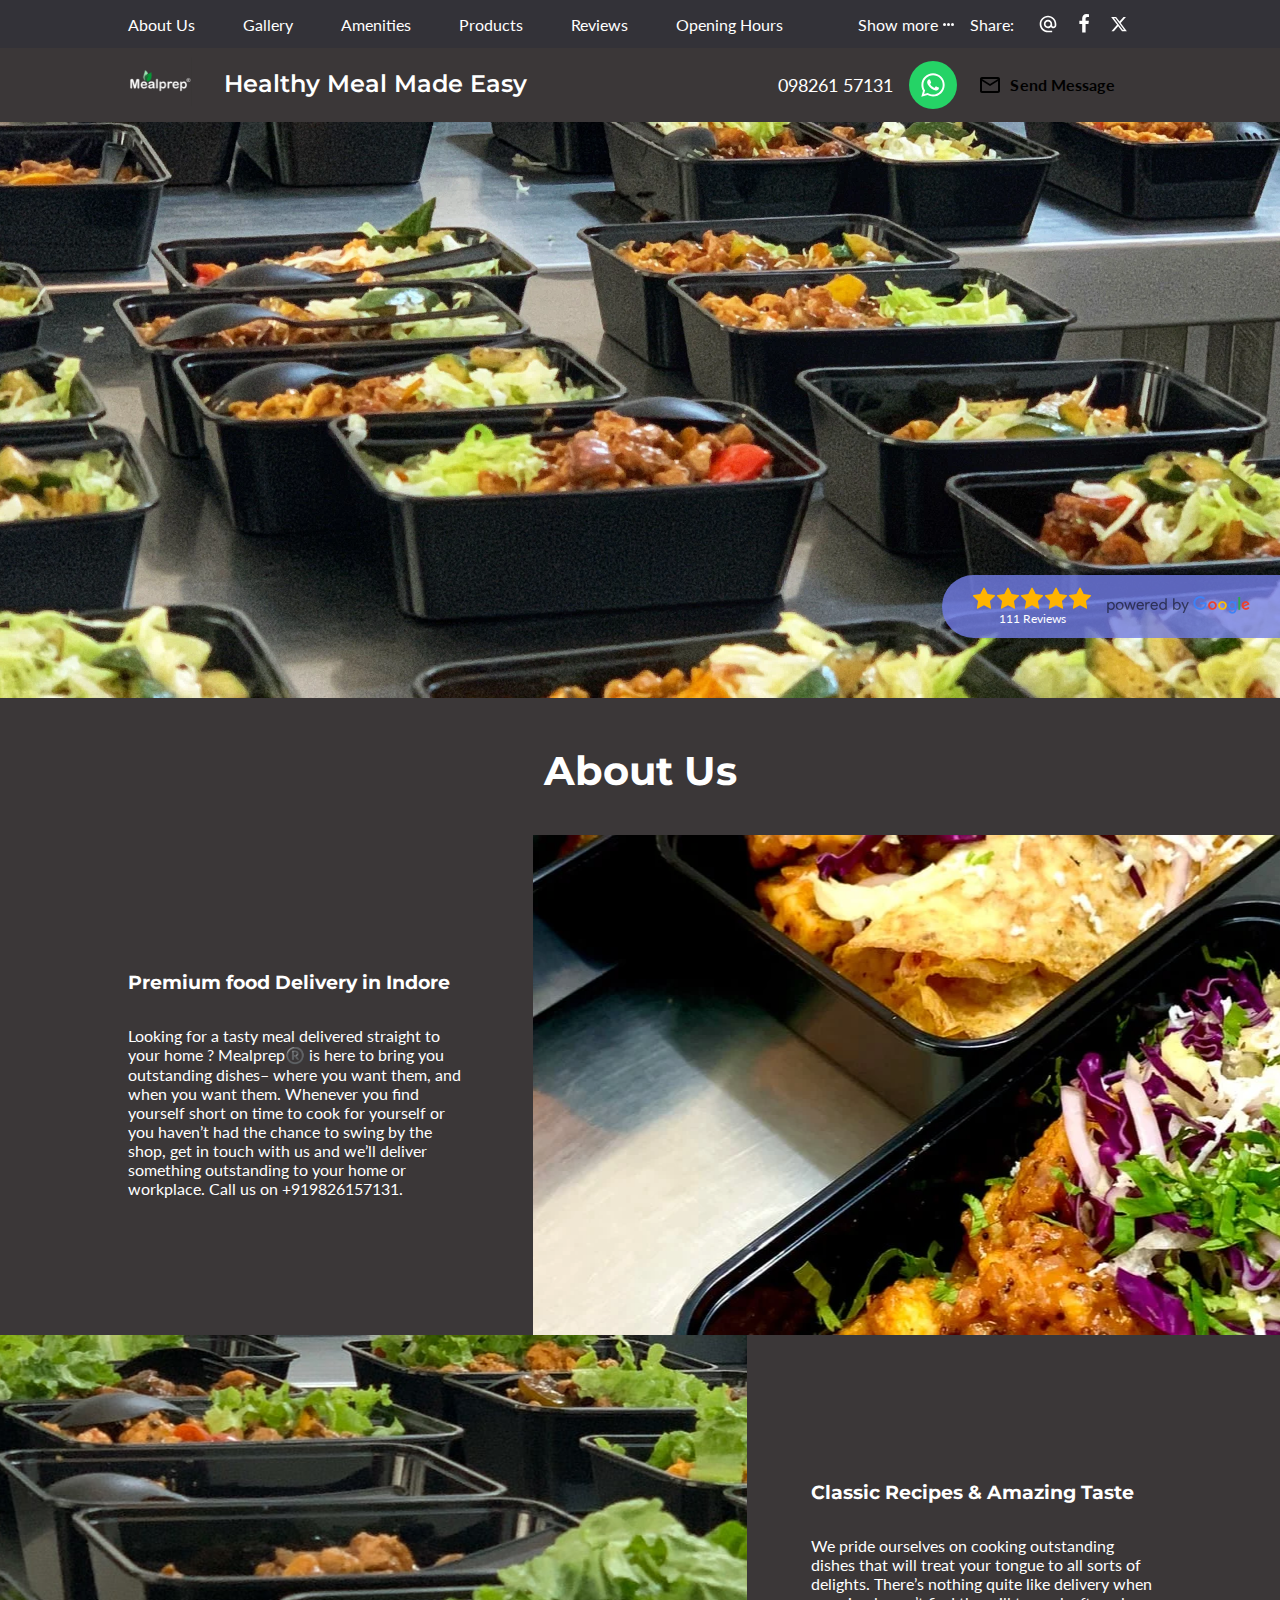
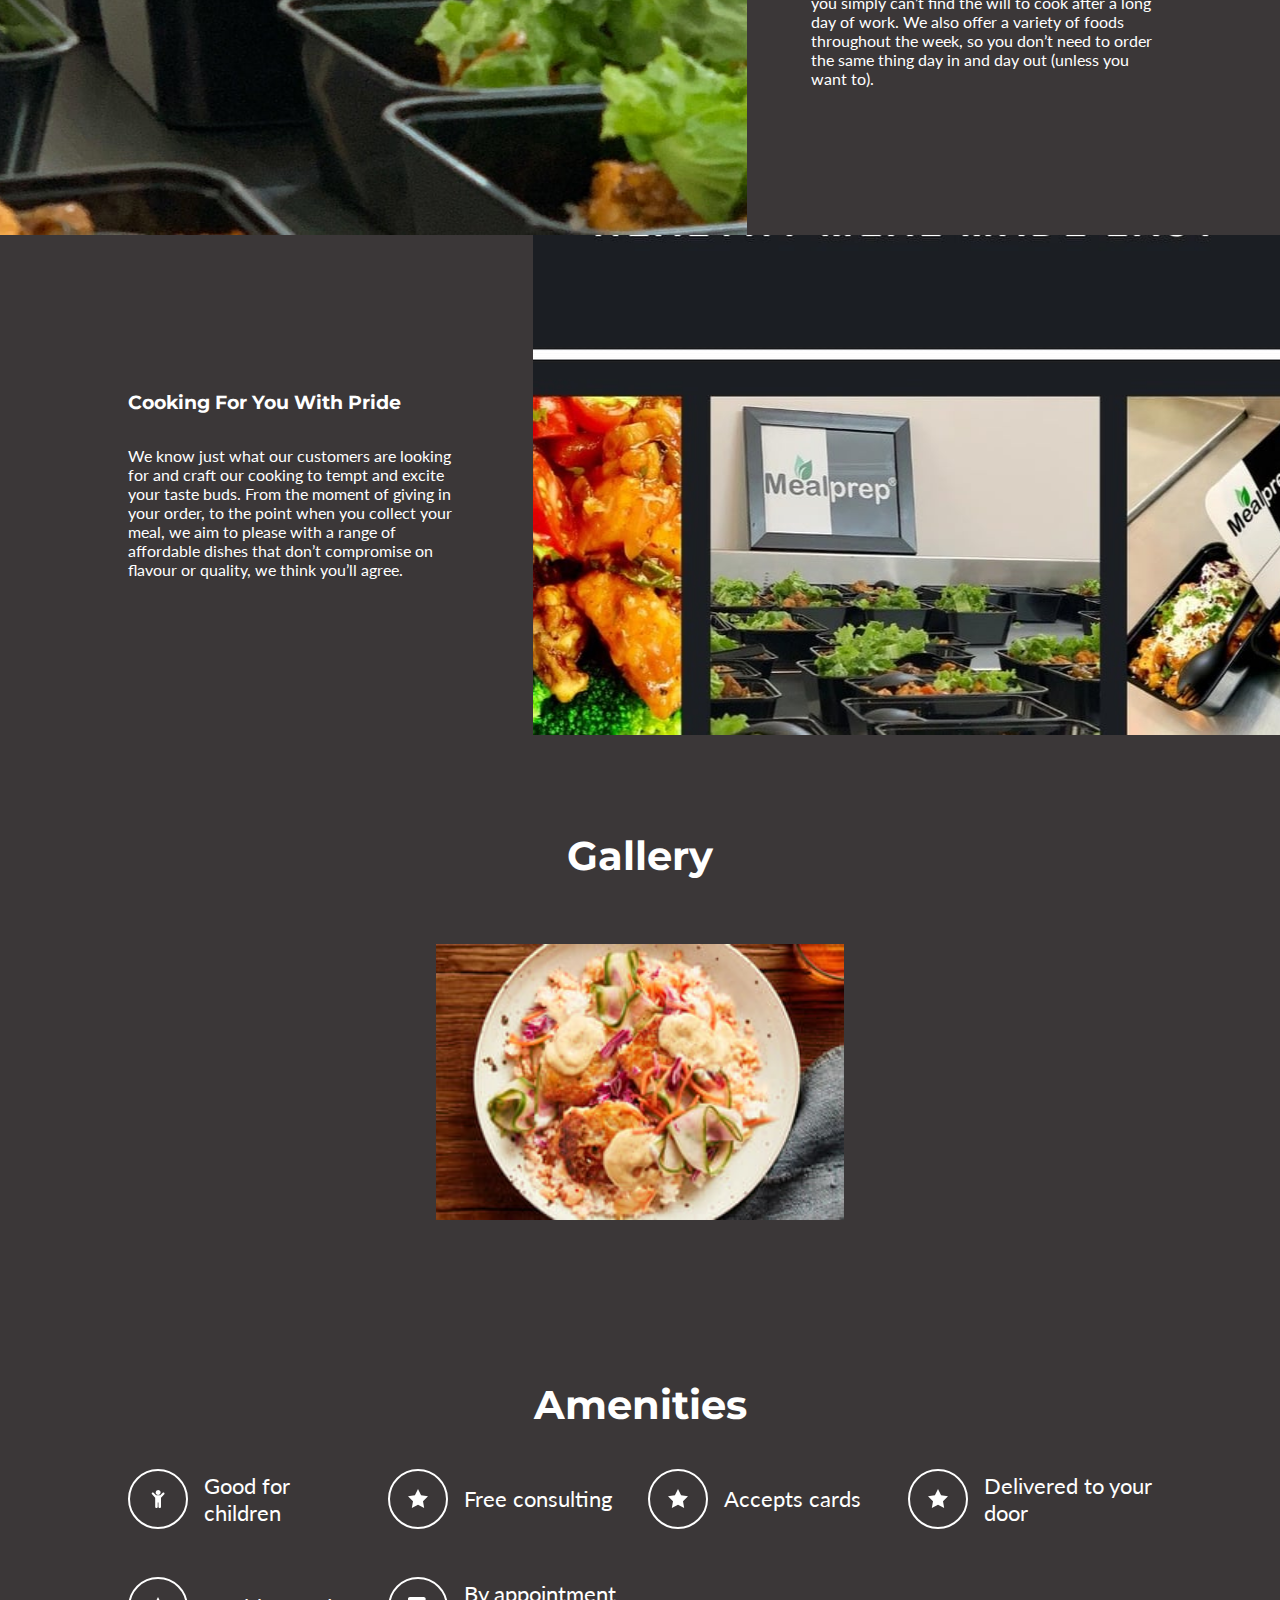
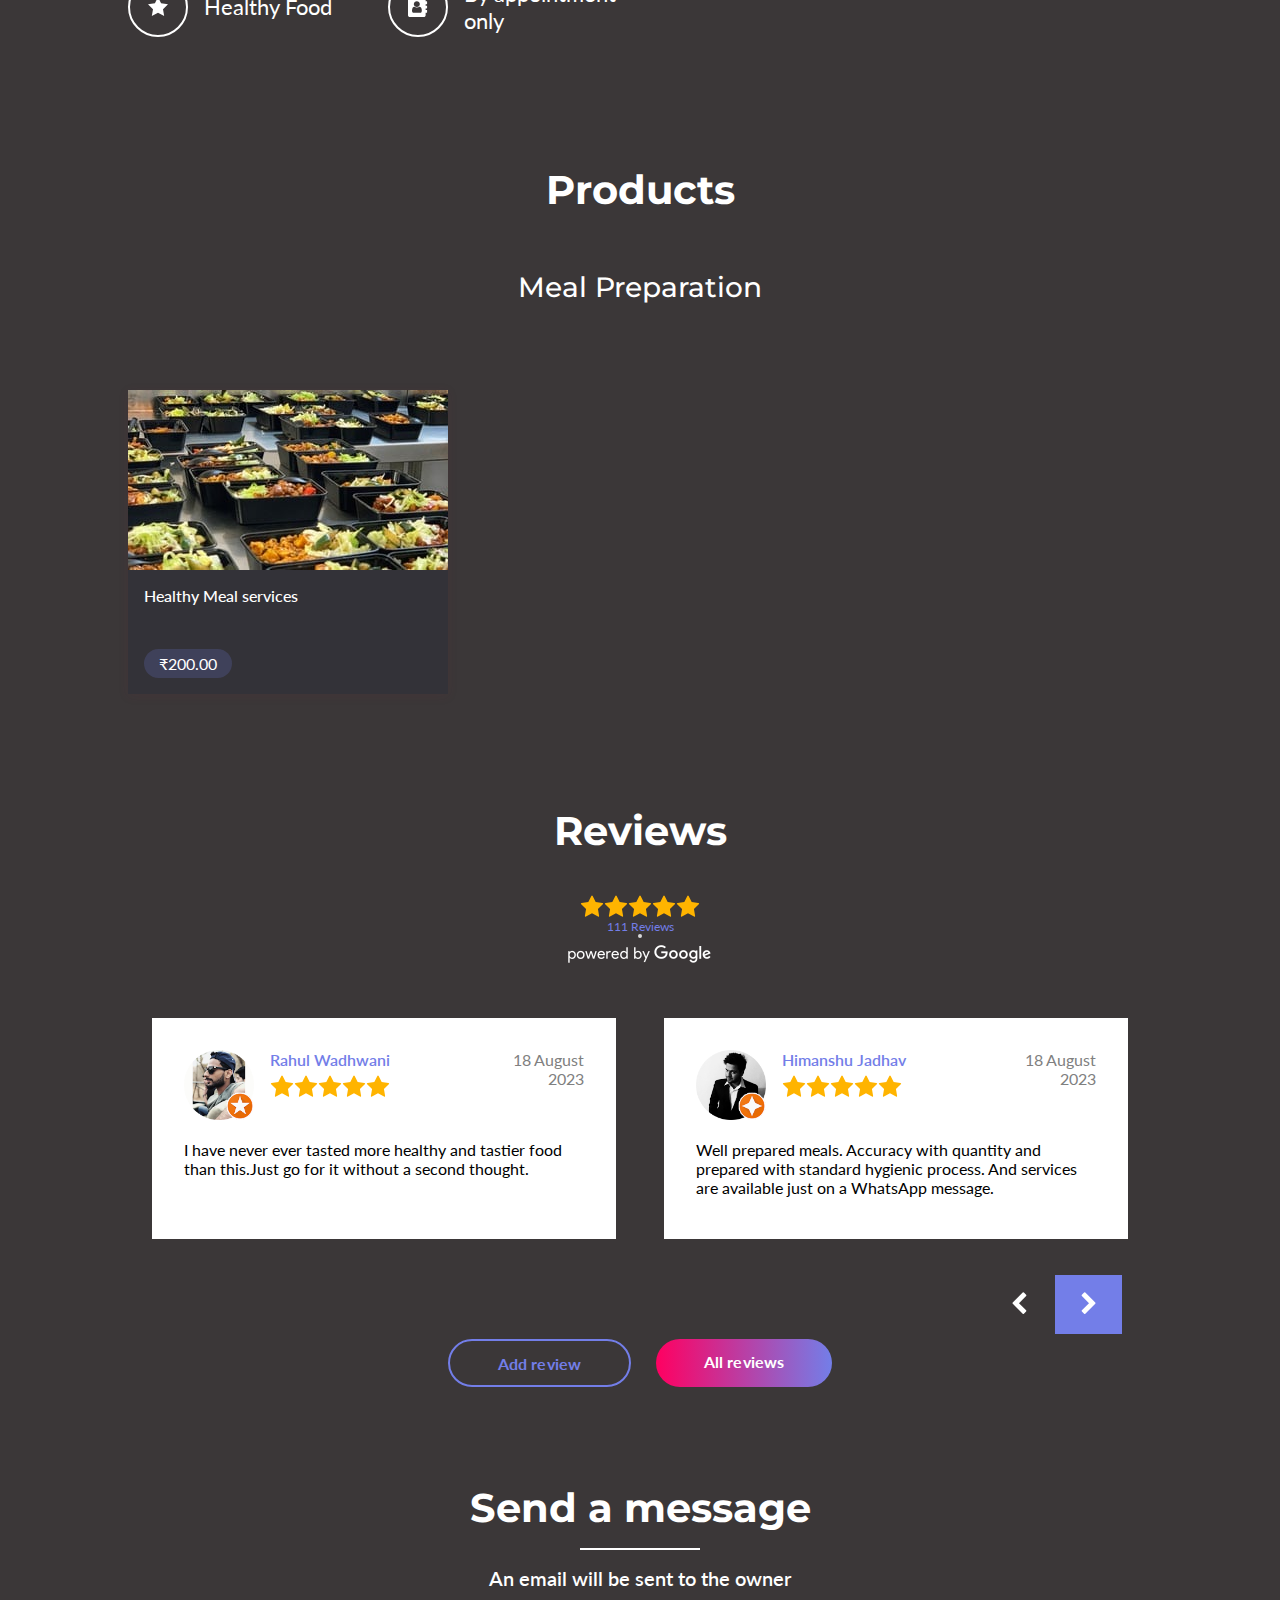
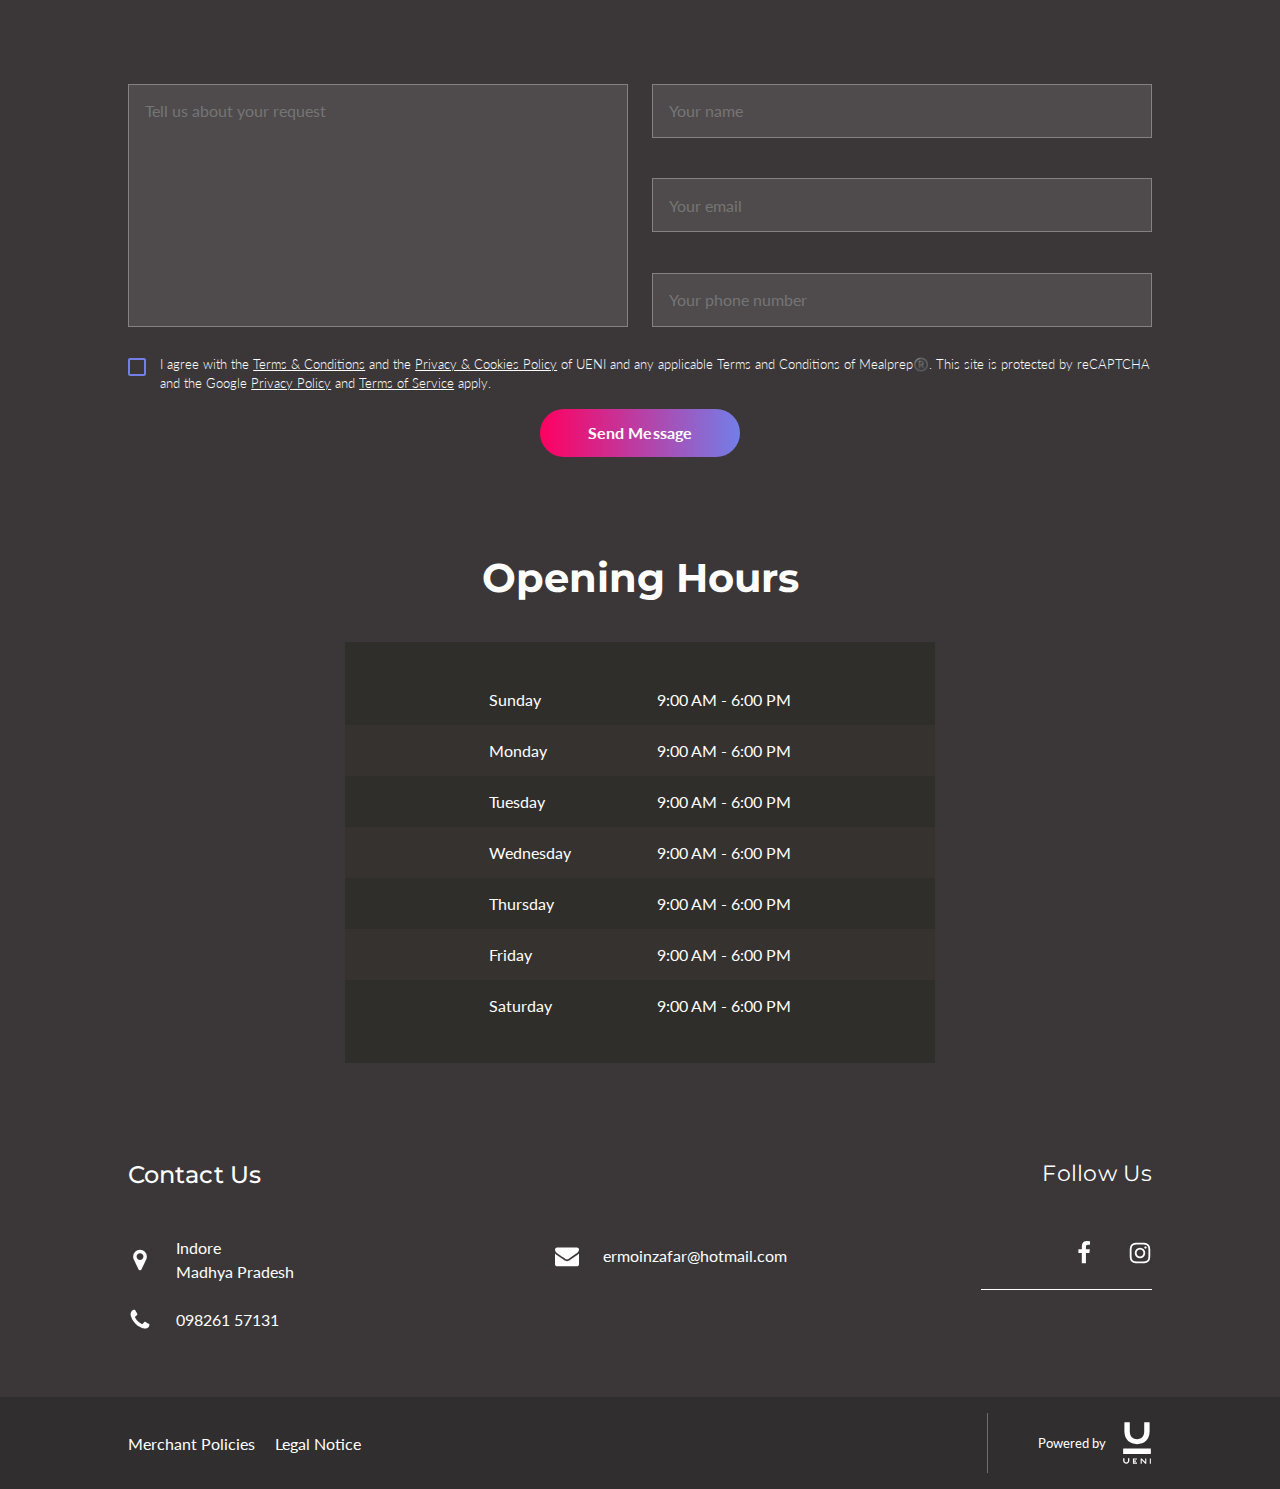
<file: website/Mealprep/index.html>
<!DOCTYPE html>
<html lang="en">
  <head>
    <meta charset="UTF-8" />
    <meta name="viewport" content="width=device-width, initial-scale=1.0" />
    <title>Mealprep</title>
    <link rel="shortcut icon" href="./assets/favicon.png" type="image/x-icon" />
    <link rel="stylesheet" href="style.css" />
  </head>
  <body>
    <div class="app">
      <!-- HEADER -->
      <header class="sticky">
        <nav class="navbar">
          <ul class="nav-links-list">
            <li class="nav-link-item"><a href="#">About Us</a></li>
            <li class="nav-link-item"><a href="#">Gallery</a></li>
            <li class="nav-link-item"><a href="#">Amenities</a></li>
            <li class="nav-link-item"><a href="#">Products</a></li>
            <li class="nav-link-item"><a href="#">Reviews</a></li>
            <li class="nav-link-item"><a href="#">Opening Hours</a></li>
          </ul>
          <div class="nav-right-container">
            <button class="show-more-btn">
              Show more
              <span class="circle-container">
                <div class="circle-white"></div>
                <div class="circle-white"></div>
                <div class="circle-white"></div>
              </span>
            </button>
            <div class="share-container">
              <span class="share">Share:</span>
              <div class="nav-icon-container">
                <a href="#">
                  <svg
                    xmlns="http://www.w3.org/2000/svg"
                    width="24px"
                    height="24px"
                    viewBox="0 0 24 24"
                  >
                    <g
                      stroke="none"
                      stroke-width="1"
                      fill="none"
                      fill-rule="evenodd"
                    >
                      <g fill="currentColor">
                        <path
                          d="M12,2 C6.48,2 2,6.48 2,12 C2,17.52 6.48,22 12,22 L17,22 L17,20 L12,20 C7.66,20 4,16.34 4,12 C4,7.66 7.66,4 12,4 C16.34,4 20,7.66 20,12 L20,13.43 C20,14.22 19.29,15 18.5,15 C17.71,15 17,14.22 17,13.43 L17,12 C17,9.24 14.76,7 12,7 C9.24,7 7,9.24 7,12 C7,14.76 9.24,17 12,17 C13.38,17 14.64,16.44 15.54,15.53 C16.19,16.42 17.31,17 18.5,17 C20.47,17 22,15.4 22,13.43 L22,12 C22,6.48 17.52,2 12,2 Z M12,15 C10.34,15 9,13.66 9,12 C9,10.34 10.34,9 12,9 C13.66,9 15,10.34 15,12 C15,13.66 13.66,15 12,15 Z"
                        ></path>
                      </g>
                    </g>
                  </svg>
                </a>
              </div>
              <div class="nav-icon-container">
                <a href="#">
                  <svg
                    xmlns="http://www.w3.org/2000/svg"
                    viewBox="0 0 571.4 1000"
                  >
                    <path
                      fill="currentColor"
                      d="M535 7v147h-87q-48 0-65 20t-17 60v106h164l-22 165H366v424H195V505H53V340h142V218q0-104 58-161T408 0q82 0 127 7z"
                    ></path>
                  </svg>
                </a>
              </div>
              <div class="nav-icon-container">
                <a href="#">
                  <svg
                    width="24px"
                    height="24px"
                    viewBox="0 0 24 24"
                    version="1.1"
                    xmlns="http://www.w3.org/2000/svg"
                    style="width: 18px; height: 18px"
                  >
                    <g
                      id="Painter-template-Orange-Blue---1"
                      stroke="none"
                      stroke-width="1"
                      fill="none"
                      fill-rule="evenodd"
                    >
                      <g
                        id="Painter_Profile_Assets"
                        transform="translate(-40, -200)"
                      >
                        <g id="x-twitter" transform="translate(40, 200)">
                          <rect
                            id="Rectangle"
                            x="0"
                            y="0"
                            width="24"
                            height="24"
                          ></rect>
                          <path
                            d="M18.0371578,2.5 L21.2588005,2.5 L14.2222947,10.5475962 L22.5,21.5 L16.0202086,21.5 L10.9413299,14.8591346 L5.136897,21.5 L1.910691,21.5 L9.43546284,12.890625 L1.5,2.5 L8.1440678,2.5 L12.7301173,8.56995192 L18.0371578,2.5 Z M16.9054759,19.5725962 L18.6897001,19.5725962 L7.17209909,4.32692308 L5.25554107,4.32692308 L16.9054759,19.5725962 Z"
                            id="Shape"
                            fill="currentColor"
                            fill-rule="nonzero"
                          ></path>
                        </g>
                      </g>
                    </g>
                  </svg>
                </a>
              </div>
            </div>
          </div>
          <div class="menu-btn">
            <button>
              <div class="white-bar"></div>
              <div class="white-bar"></div>
              <div class="white-bar"></div>
            </button>
          </div>
        </nav>
      </header>

      <!-- HERO -->
      <section class="hero-section">
        <header class="hero-header">
          <div class="hero-header-left">
            <div class="logo-container">
              <img src="./assets/logo.webp" alt="" />
            </div>
            <h1>Healthy Meal Made Easy</h1>
          </div>
          <div class="hero-header-right">
            <p class="phone-num">098261 57131</p>
            <div class="wa-icon-container">
              <svg xmlns="http://www.w3.org/2000/svg" viewBox="0 0 24 24">
                <path
                  fill="#fff"
                  d="M16.5818427,13.9850787 C16.3330256,13.8611939 15.1097588,13.2621562 14.8816646,13.1794713 C14.6535704,13.096834 14.4876924,13.0555391 14.3218144,13.3033561 C14.1559364,13.5512682 13.6791206,14.1090585 13.5339177,14.2743808 C13.3888102,14.4395604 13.243655,14.4603267 12.9948857,14.3363469 C12.746021,14.2123671 11.9442772,13.9509118 10.9938926,13.1071933 C10.2541741,12.4506089 9.75482111,11.6397268 9.60966591,11.3917672 C9.46455846,11.1439026 9.59424317,11.009896 9.71881881,10.8863914 C9.8307411,10.7754321 9.96763583,10.5971369 10.0920205,10.4525809 C10.2164529,10.3079774 10.2578985,10.2046213 10.3408375,10.0394892 C10.4237765,9.87416691 10.3823309,9.72956341 10.3201147,9.60563113 C10.2578985,9.48169884 9.76026443,8.2627621 9.55294079,7.76689041 C9.35096497,7.28413424 9.14583775,7.34952183 8.99309055,7.34182358 C8.84812634,7.33464805 8.68205733,7.33312741 8.51622706,7.33312741 C8.35034905,7.33312741 8.08076146,7.39509356 7.852715,7.64295812 C7.62462079,7.89091773 6.98183154,8.49000297 6.98183154,9.70884467 C6.98183154,10.9277339 7.87343782,12.1051856 7.9978702,12.2704604 C8.12225484,12.4357826 9.75238595,14.9369528 12.2484347,16.0096228 C12.8420908,16.2647579 13.3055847,16.4171547 13.666897,16.5312029 C14.2629883,16.7197624 14.8054104,16.6931512 15.2340957,16.6293793 C15.7121529,16.5582893 16.7062273,16.0303416 16.9135987,15.4519275 C17.1209223,14.8734185 17.1209223,14.3776418 17.0587061,14.2743808 C16.9965377,14.1710722 16.8306597,14.1090585 16.5818427,13.9850787 M12.0418273,20.1543689 L12.0384849,20.1543689 C10.553318,20.1537986 9.09660913,19.7567211 7.82578489,19.0061895 L7.52358513,18.8276567 L4.39095445,19.6454767 L5.22707706,16.6058093 L5.03030581,16.2941729 C4.20177521,14.9826671 3.76420867,13.4669201 3.76482874,11.9104485 C3.76664384,7.36876745 7.47965658,3.67379863 12.0451219,3.67379863 C14.2558738,3.67455895 16.3340283,4.53253341 17.8967387,6.08952777 C19.4594013,7.64647461 20.3194936,9.71611524 20.3186824,11.9170538 C20.3168197,16.4591149 16.6038069,20.1543689 12.0418273,20.1543689 M19.0860564,4.90642115 C17.2059623,3.03313335 14.7056639,2.00104544 12.0417318,2 C6.55290747,2 2.08566067,6.44554797 2.08346424,11.9097832 C2.08274801,13.6565251 2.5412761,15.3614494 3.41273254,16.8644609 L2,22 L7.27896997,20.6218236 C8.73348238,21.4113692 10.37111,21.8275497 12.0377686,21.82812 L12.0418273,21.82812 L12.041875,21.82812 C17.5301263,21.82812 21.9978028,17.3820968 22,11.917719 C22.001002,9.26966439 20.9661505,6.77966142 19.0860564,4.90642115"
                ></path>
              </svg>
            </div>
            <button class="send-msg-btn">
              <svg xmlns="http://www.w3.org/2000/svg" viewBox="0 0 24 24">
                <path
                  d="M20,4 L4,4 C2.9,4 2.01,4.9 2.01,6 L2,18 C2,19.1 2.9,20 4,20 L20,20 C21.1,20 22,19.1 22,18 L22,6 C22,4.9 21.1,4 20,4 Z M20,18 L4,18 L4,8 L12,13 L20,8 L20,18 Z M12,11 L4,6 L20,6 L12,11 Z"
                ></path>
              </svg>
              <span>Send Message</span>
            </button>
          </div>
        </header>

        <div class="hero-bg-container">
          <div class="review-container">
            <div class="rate-container">
              <div class="star-container">
                <span class="star">
                  <svg viewBox="0 0 928.6 1000" style="padding: 0px">
                    <path
                      fill="#ffb400"
                      d="M929 361q0 12-15 27L712 585l48 279v12q0 11-6 19t-17 9q-10 0-22-7L464 765 214 897q-12 7-23 7t-17-9-6-19q0-4 1-12l48-279L14 388Q0 373 0 361q0-21 31-26l280-40L437 41q11-23 27-23t28 23l125 254 280 40q32 5 32 26z"
                    ></path>
                  </svg>
                </span>
                <span class="star">
                  <svg viewBox="0 0 928.6 1000" style="padding: 0px">
                    <path
                      fill="#ffb400"
                      d="M929 361q0 12-15 27L712 585l48 279v12q0 11-6 19t-17 9q-10 0-22-7L464 765 214 897q-12 7-23 7t-17-9-6-19q0-4 1-12l48-279L14 388Q0 373 0 361q0-21 31-26l280-40L437 41q11-23 27-23t28 23l125 254 280 40q32 5 32 26z"
                    ></path>
                  </svg>
                </span>
                <span class="star">
                  <svg viewBox="0 0 928.6 1000" style="padding: 0px">
                    <path
                      fill="#ffb400"
                      d="M929 361q0 12-15 27L712 585l48 279v12q0 11-6 19t-17 9q-10 0-22-7L464 765 214 897q-12 7-23 7t-17-9-6-19q0-4 1-12l48-279L14 388Q0 373 0 361q0-21 31-26l280-40L437 41q11-23 27-23t28 23l125 254 280 40q32 5 32 26z"
                    ></path>
                  </svg>
                </span>
                <span class="star">
                  <svg viewBox="0 0 928.6 1000" style="padding: 0px">
                    <path
                      fill="#ffb400"
                      d="M929 361q0 12-15 27L712 585l48 279v12q0 11-6 19t-17 9q-10 0-22-7L464 765 214 897q-12 7-23 7t-17-9-6-19q0-4 1-12l48-279L14 388Q0 373 0 361q0-21 31-26l280-40L437 41q11-23 27-23t28 23l125 254 280 40q32 5 32 26z"
                    ></path>
                  </svg>
                </span>
                <span class="star">
                  <svg viewBox="0 0 928.6 1000" style="padding: 0px">
                    <path
                      fill="#ffb400"
                      d="M929 361q0 12-15 27L712 585l48 279v12q0 11-6 19t-17 9q-10 0-22-7L464 765 214 897q-12 7-23 7t-17-9-6-19q0-4 1-12l48-279L14 388Q0 373 0 361q0-21 31-26l280-40L437 41q11-23 27-23t28 23l125 254 280 40q32 5 32 26z"
                    ></path>
                  </svg>
                </span>
              </div>
              <p class="rate-txt">111 Reviews</p>
            </div>

            <div class="rate-google">
              <img src="./assets/rate-google.png" alt="" />
            </div>
          </div>
        </div>
      </section>

      <!-- ABOUT -->
      <section class="about-section">
        <h2>About Us</h2>
        <div class="about-feature">
          <div class="about-content">
            <h3>Premium food Delivery in Indore</h3>
            <p>
              Looking for a tasty meal delivered straight to your home ?
              Mealprep®️ is here to bring you outstanding dishes– where you want
              them, and when you want them. Whenever you find yourself short on
              time to cook for yourself or you haven’t had the chance to swing
              by the shop, get in touch with us and we’ll deliver something
              outstanding to your home or workplace. Call us on +919826157131.
            </p>
          </div>
          <div class="about-img"></div>
        </div>
        <div class="about-feature about-feature-rev">
          <div class="about-content">
            <h3>Classic Recipes & Amazing Taste</h3>
            <p>
              We pride ourselves on cooking outstanding dishes that will treat
              your tongue to all sorts of delights. There’s nothing quite like
              delivery when you simply can’t find the will to cook after a long
              day of work. We also offer a variety of foods throughout the week,
              so you don’t need to order the same thing day in and day out
              (unless you want to).
            </p>
          </div>
          <div class="about-img about-img-2"></div>
        </div>
        <div class="about-feature">
          <div class="about-content">
            <h3>Cooking For You With Pride</h3>
            <p>
              We know just what our customers are looking for and craft our
              cooking to tempt and excite your taste buds. From the moment of
              giving in your order, to the point when you collect your meal, we
              aim to please with a range of affordable dishes that don’t
              compromise on flavour or quality, we think you’ll agree.
            </p>
          </div>
          <div class="about-img about-img-3"></div>
        </div>
      </section>

      <!-- Gallery -->
      <section class="gallery-section">
        <h2>Gallery</h2>
        <div class="gallery-container">
          <div class="gallery-img"></div>
        </div>
      </section>

      <!-- Amenities -->
      <section class="amenities-section">
        <h2>Amenities</h2>
        <div class="amenities-container">
          <div class="amenity-box">
            <div class="amenity-logo">
              <svg
                version="1.1"
                viewBox="0 0 22 22"
                xmlns="http://www.w3.org/2000/svg"
                style="width: 20px; height: 20px"
              >
                <path
                  fill="#fff"
                  d="M17.9 5.9l-3.6 3.6v10.1c0 .4-.1.7-.4 1-.3.3-.6.4-1 .4s-.7-.1-1-.4c-.3-.3-.4-.6-.4-1v-4.7h-.8v4.7c0 .4-.1.7-.4 1-.3.3-.6.4-1 .4s-.7-.1-1-.4c-.3-.3-.4-.6-.4-1V9.5L4.5 5.9c-.3-.3-.4-.5-.4-.9 0-.3.1-.6.3-.8.3-.2.6-.3.9-.3.3 0 .6.1.8.3L8.9 7h4.5l2.8-2.8c.2-.2.5-.3.8-.3.3 0 .6.1.8.3.2.2.3.5.3.8.2.4 0 .6-.2.9zm-4.8-4c.5.5.8 1.2.8 1.9a2.732 2.732 0 0 1-2.7 2.7c-.7 0-1.4-.2-2-.7-.5-.5-.8-1.2-.8-1.9a2.732 2.732 0 0 1 2.7-2.7c.7 0 1.5.2 2 .7z"
                ></path>
              </svg>
            </div>
            <p class="amenity-txt">Good for children</p>
          </div>
          <div class="amenity-box">
            <div class="amenity-logo">
              <svg
                version="1.1"
                viewBox="0 0 22 22"
                xmlns="http://www.w3.org/2000/svg"
                style="width: 20px; height: 20px"
              >
                <path
                  fill="#fff"
                  d="M11 0l3.4 6.9L22 8l-5.5 5.4 1.3 7.5-6.8-3.5-6.8 3.5 1.3-7.5L0 8l7.6-1.1z"
                ></path>
              </svg>
            </div>
            <p class="amenity-txt">Free consulting</p>
          </div>
          <div class="amenity-box">
            <div class="amenity-logo">
              <svg
                version="1.1"
                viewBox="0 0 22 22"
                xmlns="http://www.w3.org/2000/svg"
                style="width: 20px; height: 20px"
              >
                <path
                  fill="#fff"
                  d="M11 0l3.4 6.9L22 8l-5.5 5.4 1.3 7.5-6.8-3.5-6.8 3.5 1.3-7.5L0 8l7.6-1.1z"
                ></path>
              </svg>
            </div>
            <p class="amenity-txt">Accepts cards</p>
          </div>
          <div class="amenity-box">
            <div class="amenity-logo">
              <svg
                version="1.1"
                viewBox="0 0 22 22"
                xmlns="http://www.w3.org/2000/svg"
                style="width: 20px; height: 20px"
              >
                <path
                  fill="#fff"
                  d="M11 0l3.4 6.9L22 8l-5.5 5.4 1.3 7.5-6.8-3.5-6.8 3.5 1.3-7.5L0 8l7.6-1.1z"
                ></path>
              </svg>
            </div>
            <p class="amenity-txt">Delivered to your door</p>
          </div>
          <div class="amenity-box">
            <div class="amenity-logo">
              <svg
                version="1.1"
                viewBox="0 0 22 22"
                xmlns="http://www.w3.org/2000/svg"
                style="width: 20px; height: 20px"
              >
                <path
                  fill="#fff"
                  d="M11 0l3.4 6.9L22 8l-5.5 5.4 1.3 7.5-6.8-3.5-6.8 3.5 1.3-7.5L0 8l7.6-1.1z"
                ></path>
              </svg>
            </div>
            <p class="amenity-txt">Healthy Food</p>
          </div>
          <div class="amenity-box">
            <div class="amenity-logo">
              <svg
                version="1.1"
                viewBox="0 0 22 22"
                xmlns="http://www.w3.org/2000/svg"
                style="width: 20px; height: 20px"
              >
                <path
                  fill="#fff"
                  d="M21 14.5v2.4c0 .1 0 .2-.1.3-.1.1-.2.1-.3.1h-1.2V20c0 .5-.2 1-.6 1.4-.4.4-.9.6-1.4.6H2c-.6 0-1-.2-1.4-.6C.2 21 0 20.6 0 20V2C0 1.5.2 1 .6.6 1 .2 1.5 0 2 0h15.3c.6 0 1 .2 1.4.6.5.4.7.8.7 1.4v2.8h1.2c.1 0 .2 0 .3.1.1 0 .1.1.1.2v2.4c0 .1 0 .2-.1.3-.1.1-.2.1-.3.1h-1.2v1.6h1.2c.1 0 .2 0 .3.1.1 0 .1.1.1.2v2.4c0 .1 0 .2-.1.3-.1.1-.2.1-.3.1h-1.2v1.6h1.2c.1 0 .2 0 .3.1.1 0 .1.1.1.2zm-5.8.7c0-.5 0-.9-.1-1.3 0-.4-.1-.8-.3-1.2-.1-.4-.3-.8-.5-1.1-.2-.3-.5-.5-.8-.7-.3-.2-.7-.3-1.1-.3-.1 0-.2.1-.4.3-.2.1-.4.2-.5.3-.1.1-.3.1-.5.2s-.4.2-.6.2c-.2 0-.4.1-.6.1-.2 0-.4 0-.6-.1-.2 0-.4-.1-.6-.2-.2-.1-.4-.2-.5-.2-.1-.1-.3-.2-.5-.3-.2-.1-.4-.2-.4-.3-.4 0-.8.1-1.1.3-.3.2-.6.4-.8.7-.2.3-.4.6-.5 1.1l-.3 1.2c0 .4-.1.8-.1 1.3 0 .6.2 1.1.5 1.5.4.4.8.6 1.3.6h7.3c.5 0 .9-.2 1.3-.6.2-.4.4-.9.4-1.5zM13 7.9c0-.9-.3-1.6-1-2.3-.6-.6-1.4-.9-2.3-.9-.9 0-1.7.3-2.3.9-.6.6-1 1.4-1 2.3 0 .9.3 1.6 1 2.2.6.6 1.4.9 2.3.9.9 0 1.7-.3 2.3-.9.7-.6 1-1.3 1-2.2z"
                ></path>
              </svg>
            </div>
            <p class="amenity-txt">By appointment only</p>
          </div>
        </div>
      </section>

      <!-- Products -->
      <section class="products-section">
        <h2>Products</h2>
        <h3>Meal Preparation</h3>
        <div class="products-container">
          <div class="product-box">
            <a href="#">
              <div class="product-img-container">
                <div class="product-img"></div>
              </div>
              <div class="product-content">
                <p class="product-title">Healthy Meal services</p>
                <p class="product-price">₹200.00</p>
              </div>
            </a>
          </div>
        </div>
      </section>

      <!-- Reviews -->
      <section class="reviews-section">
        <h2>Reviews</h2>
        <div class="review-container reviews-static">
          <div class="rate-container">
            <div class="star-container">
              <span class="star">
                <svg viewBox="0 0 928.6 1000" style="padding: 0px">
                  <path
                    fill="#ffb400"
                    d="M929 361q0 12-15 27L712 585l48 279v12q0 11-6 19t-17 9q-10 0-22-7L464 765 214 897q-12 7-23 7t-17-9-6-19q0-4 1-12l48-279L14 388Q0 373 0 361q0-21 31-26l280-40L437 41q11-23 27-23t28 23l125 254 280 40q32 5 32 26z"
                  ></path>
                </svg>
              </span>
              <span class="star">
                <svg viewBox="0 0 928.6 1000" style="padding: 0px">
                  <path
                    fill="#ffb400"
                    d="M929 361q0 12-15 27L712 585l48 279v12q0 11-6 19t-17 9q-10 0-22-7L464 765 214 897q-12 7-23 7t-17-9-6-19q0-4 1-12l48-279L14 388Q0 373 0 361q0-21 31-26l280-40L437 41q11-23 27-23t28 23l125 254 280 40q32 5 32 26z"
                  ></path>
                </svg>
              </span>
              <span class="star">
                <svg viewBox="0 0 928.6 1000" style="padding: 0px">
                  <path
                    fill="#ffb400"
                    d="M929 361q0 12-15 27L712 585l48 279v12q0 11-6 19t-17 9q-10 0-22-7L464 765 214 897q-12 7-23 7t-17-9-6-19q0-4 1-12l48-279L14 388Q0 373 0 361q0-21 31-26l280-40L437 41q11-23 27-23t28 23l125 254 280 40q32 5 32 26z"
                  ></path>
                </svg>
              </span>
              <span class="star">
                <svg viewBox="0 0 928.6 1000" style="padding: 0px">
                  <path
                    fill="#ffb400"
                    d="M929 361q0 12-15 27L712 585l48 279v12q0 11-6 19t-17 9q-10 0-22-7L464 765 214 897q-12 7-23 7t-17-9-6-19q0-4 1-12l48-279L14 388Q0 373 0 361q0-21 31-26l280-40L437 41q11-23 27-23t28 23l125 254 280 40q32 5 32 26z"
                  ></path>
                </svg>
              </span>
              <span class="star">
                <svg viewBox="0 0 928.6 1000" style="padding: 0px">
                  <path
                    fill="#ffb400"
                    d="M929 361q0 12-15 27L712 585l48 279v12q0 11-6 19t-17 9q-10 0-22-7L464 765 214 897q-12 7-23 7t-17-9-6-19q0-4 1-12l48-279L14 388Q0 373 0 361q0-21 31-26l280-40L437 41q11-23 27-23t28 23l125 254 280 40q32 5 32 26z"
                  ></path>
                </svg>
              </span>
            </div>
            <p class="rate-txt-p">111 Reviews</p>
          </div>
          <div class="white-dot-space"></div>

          <div class="rate-google">
            <img src="./assets/rate-google-w.png" alt="" />
          </div>
        </div>
        <div class="slider-container">
          <div class="reviews-slider">
            <div class="slider-list">
              <!-- 1 -->
              <div class="slider-item">
                <div class="white-box">
                  <div class="review-info">
                    <div class="right">
                      <div class="reviewer-logo">
                        <img src="./assets/review-1.png" alt="" />
                      </div>
                      <div class="reviewer-name">
                        <p>Rahul Wadhwani</p>
                        <div class="star-container">
                          <span class="star">
                            <svg viewBox="0 0 928.6 1000" style="padding: 0px">
                              <path
                                fill="#ffb400"
                                d="M929 361q0 12-15 27L712 585l48 279v12q0 11-6 19t-17 9q-10 0-22-7L464 765 214 897q-12 7-23 7t-17-9-6-19q0-4 1-12l48-279L14 388Q0 373 0 361q0-21 31-26l280-40L437 41q11-23 27-23t28 23l125 254 280 40q32 5 32 26z"
                              ></path>
                            </svg>
                          </span>
                          <span class="star">
                            <svg viewBox="0 0 928.6 1000" style="padding: 0px">
                              <path
                                fill="#ffb400"
                                d="M929 361q0 12-15 27L712 585l48 279v12q0 11-6 19t-17 9q-10 0-22-7L464 765 214 897q-12 7-23 7t-17-9-6-19q0-4 1-12l48-279L14 388Q0 373 0 361q0-21 31-26l280-40L437 41q11-23 27-23t28 23l125 254 280 40q32 5 32 26z"
                              ></path>
                            </svg>
                          </span>
                          <span class="star">
                            <svg viewBox="0 0 928.6 1000" style="padding: 0px">
                              <path
                                fill="#ffb400"
                                d="M929 361q0 12-15 27L712 585l48 279v12q0 11-6 19t-17 9q-10 0-22-7L464 765 214 897q-12 7-23 7t-17-9-6-19q0-4 1-12l48-279L14 388Q0 373 0 361q0-21 31-26l280-40L437 41q11-23 27-23t28 23l125 254 280 40q32 5 32 26z"
                              ></path>
                            </svg>
                          </span>
                          <span class="star">
                            <svg viewBox="0 0 928.6 1000" style="padding: 0px">
                              <path
                                fill="#ffb400"
                                d="M929 361q0 12-15 27L712 585l48 279v12q0 11-6 19t-17 9q-10 0-22-7L464 765 214 897q-12 7-23 7t-17-9-6-19q0-4 1-12l48-279L14 388Q0 373 0 361q0-21 31-26l280-40L437 41q11-23 27-23t28 23l125 254 280 40q32 5 32 26z"
                              ></path>
                            </svg>
                          </span>
                          <span class="star">
                            <svg viewBox="0 0 928.6 1000" style="padding: 0px">
                              <path
                                fill="#ffb400"
                                d="M929 361q0 12-15 27L712 585l48 279v12q0 11-6 19t-17 9q-10 0-22-7L464 765 214 897q-12 7-23 7t-17-9-6-19q0-4 1-12l48-279L14 388Q0 373 0 361q0-21 31-26l280-40L437 41q11-23 27-23t28 23l125 254 280 40q32 5 32 26z"
                              ></path>
                            </svg>
                          </span>
                        </div>
                      </div>
                    </div>

                    <div class="left">
                      <p>
                        18 August <br />
                        2023
                      </p>
                    </div>
                  </div>
                  <div class="review-para">
                    <p>
                      I have never ever tasted more healthy and tastier food
                      than this.Just go for it without a second thought.
                    </p>
                  </div>
                </div>
              </div>
              <!-- 2 -->
              <div class="slider-item">
                <div class="white-box">
                  <div class="review-info">
                    <div class="right">
                      <div class="reviewer-logo">
                        <img src="./assets/review-2.png" alt="" />
                      </div>
                      <div class="reviewer-name">
                        <p>Himanshu Jadhav</p>
                        <div class="star-container">
                          <span class="star">
                            <svg viewBox="0 0 928.6 1000" style="padding: 0px">
                              <path
                                fill="#ffb400"
                                d="M929 361q0 12-15 27L712 585l48 279v12q0 11-6 19t-17 9q-10 0-22-7L464 765 214 897q-12 7-23 7t-17-9-6-19q0-4 1-12l48-279L14 388Q0 373 0 361q0-21 31-26l280-40L437 41q11-23 27-23t28 23l125 254 280 40q32 5 32 26z"
                              ></path>
                            </svg>
                          </span>
                          <span class="star">
                            <svg viewBox="0 0 928.6 1000" style="padding: 0px">
                              <path
                                fill="#ffb400"
                                d="M929 361q0 12-15 27L712 585l48 279v12q0 11-6 19t-17 9q-10 0-22-7L464 765 214 897q-12 7-23 7t-17-9-6-19q0-4 1-12l48-279L14 388Q0 373 0 361q0-21 31-26l280-40L437 41q11-23 27-23t28 23l125 254 280 40q32 5 32 26z"
                              ></path>
                            </svg>
                          </span>
                          <span class="star">
                            <svg viewBox="0 0 928.6 1000" style="padding: 0px">
                              <path
                                fill="#ffb400"
                                d="M929 361q0 12-15 27L712 585l48 279v12q0 11-6 19t-17 9q-10 0-22-7L464 765 214 897q-12 7-23 7t-17-9-6-19q0-4 1-12l48-279L14 388Q0 373 0 361q0-21 31-26l280-40L437 41q11-23 27-23t28 23l125 254 280 40q32 5 32 26z"
                              ></path>
                            </svg>
                          </span>
                          <span class="star">
                            <svg viewBox="0 0 928.6 1000" style="padding: 0px">
                              <path
                                fill="#ffb400"
                                d="M929 361q0 12-15 27L712 585l48 279v12q0 11-6 19t-17 9q-10 0-22-7L464 765 214 897q-12 7-23 7t-17-9-6-19q0-4 1-12l48-279L14 388Q0 373 0 361q0-21 31-26l280-40L437 41q11-23 27-23t28 23l125 254 280 40q32 5 32 26z"
                              ></path>
                            </svg>
                          </span>
                          <span class="star">
                            <svg viewBox="0 0 928.6 1000" style="padding: 0px">
                              <path
                                fill="#ffb400"
                                d="M929 361q0 12-15 27L712 585l48 279v12q0 11-6 19t-17 9q-10 0-22-7L464 765 214 897q-12 7-23 7t-17-9-6-19q0-4 1-12l48-279L14 388Q0 373 0 361q0-21 31-26l280-40L437 41q11-23 27-23t28 23l125 254 280 40q32 5 32 26z"
                              ></path>
                            </svg>
                          </span>
                        </div>
                      </div>
                    </div>

                    <div class="left">
                      <p>
                        18 August <br />
                        2023
                      </p>
                    </div>
                  </div>
                  <div class="review-para">
                    <p>
                      Well prepared meals. Accuracy with quantity and prepared
                      with standard hygienic process. And services are available
                      just on a WhatsApp message.
                    </p>
                  </div>
                </div>
              </div>
            </div>
            <div class="slide-btn slide-left">
              <svg viewBox="0 0 714.3 1000">
                <path
                  fill="#fff"
                  d="M654 168L357 464l297 297q10 10 10 25t-10 25l-93 93q-11 10-25 10t-25-10L97 489q-11-10-11-25t11-25L511 25q10-11 25-11t25 11l93 93q10 10 10 25t-10 25z"
                ></path>
              </svg>
            </div>
            <div class="slide-btn slide-right">
              <svg viewBox="0 0 714.3 1000">
                <path
                  fill="#fff"
                  d="M618 489L204 904q-11 10-25 10t-25-10l-93-93q-11-11-11-25t11-25l296-297L61 168q-11-11-11-25t11-25l93-93q10-11 25-11t25 11l414 414q10 11 10 25t-10 25z"
                ></path>
              </svg>
            </div>
          </div>
        </div>
        <div class="review-btn-container">
          <button class="add-review">Add review</button>
          <button class="all-review">All reviews</button>
        </div>
      </section>

      <!-- Message -->
      <section class="message-section">
        <h2>Send a message</h2>
        <div class="white-line"></div>
        <p class="message-subtitle">An email will be sent to the owner</p>

        <div class="message-container">
          <div class="request-container">
            <div class="textarea-container input-container">
              <textarea
                name="requestText"
                rows="11"
                placeholder="Tell us about your request"
                class="some-input"
              ></textarea>
            </div>
          </div>
          <div class="sender-info">
            <div class="input-container">
              <input type="text" class="some-input" placeholder="Your name" />
            </div>
            <div class="input-container">
              <input type="text" class="some-input" placeholder="Your email" />
            </div>
            <div class="input-container">
              <input
                type="text"
                class="some-input"
                placeholder="Your phone number"
              />
            </div>
          </div>
        </div>

        <div class="tnc-check">
          <div class="input-check">
            <svg
              class="MuiSvgIcon-root-204"
              focusable="false"
              viewBox="0 0 24 24"
              aria-hidden="true"
            >
              <path
                d="M19 5v14H5V5h14m0-2H5c-1.1 0-2 .9-2 2v14c0 1.1.9 2 2 2h14c1.1 0 2-.9 2-2V5c0-1.1-.9-2-2-2z"
              ></path>
            </svg>
          </div>
          <p>
            <span
              >I agree with the <a href="#">Terms &amp; Conditions</a> and the
              <a href="#">Privacy &amp; Cookies Policy</a>
              of UENI and any applicable Terms and Conditions of
              Mealprep®️.</span
            >
            <span
              >This site is protected by reCAPTCHA and the Google
              <a href="#">Privacy Policy</a>
              and
              <a href="#">Terms of Service</a>
              apply.</span
            >
          </p>
        </div>

        <div class="message-send">
          <button>Send Message</button>
        </div>
      </section>

      <!-- Opening Hours -->
      <section class="hours-section">
        <h2>Opening Hours</h2>
        <div class="hours-container">
          <div class="hour-table">
            <div class="day-container">
              <p class="day">Sunday</p>
              <p class="day-time">9:00 AM - 6:00 PM</p>
            </div>
            <div class="day-container">
              <p class="day">Monday</p>
              <p class="day-time">9:00 AM - 6:00 PM</p>
            </div>
            <div class="day-container">
              <p class="day">Tuesday</p>
              <p class="day-time">9:00 AM - 6:00 PM</p>
            </div>
            <div class="day-container">
              <p class="day">Wednesday</p>
              <p class="day-time">9:00 AM - 6:00 PM</p>
            </div>
            <div class="day-container">
              <p class="day">Thursday</p>
              <p class="day-time">9:00 AM - 6:00 PM</p>
            </div>
            <div class="day-container">
              <p class="day">Friday</p>
              <p class="day-time">9:00 AM - 6:00 PM</p>
            </div>
            <div class="day-container">
              <p class="day">Saturday</p>
              <p class="day-time">9:00 AM - 6:00 PM</p>
            </div>
          </div>
        </div>
      </section>

      <!-- Contact -->
      <section class="contact-section">
        <div class="contact-us-container">
          <h3>Contact Us</h3>
          <div class="connect">
            <div class="right">
              <div class="connect-item">
                <a href="#">
                  <span
                    ><svg
                      xmlns="http://www.w3.org/2000/svg"
                      viewBox="0 0 571.4 1000"
                    >
                      <path
                        fill="#fff"
                        d="M429 357q0-59-42-101t-101-42-101 42-42 101 42 101 101 42 101-42 42-101zm142 0q0 61-18 100L350 889q-9 18-27 29t-37 11-38-11-26-29L18 457Q0 418 0 357q0-118 84-202t202-84 202 84 83 202z"
                      ></path></svg
                  ></span>
                  <p>
                    Indore <br />
                    Madhya Pradesh
                  </p>
                </a>
              </div>
              <div class="connect-item">
                <a href="#">
                  <span
                    ><svg
                      xmlns="http://www.w3.org/2000/svg"
                      viewBox="0 0 785.7 1000"
                    >
                      <path
                        fill="#fff"
                        d="M786 692q0 15-6 39t-12 38q-11 28-68 60-52 28-103 28-15 0-30-2t-32-7-26-8-31-11-28-10q-54-20-97-47-71-44-148-120T85 504q-27-43-46-97-2-5-10-28t-12-31-8-26-7-32-2-29q0-52 29-104 31-57 59-68 14-6 38-12t39-6q8 0 12 2 10 3 30 42 6 11 16 31t20 35 17 30q2 2 10 14t12 20 4 16q0 11-16 27t-35 31-34 30-16 25q0 5 3 13t4 11 8 14 7 10q42 77 97 132t131 97q1 0 10 6t14 8 11 5 13 2q10 0 25-16t30-34 31-35 28-16q7 0 15 4t20 12 14 10q14 8 30 17t36 20 30 17q39 19 42 29 2 4 2 12z"
                      ></path></svg
                  ></span>
                  <p>098261 57131</p>
                </a>
              </div>
            </div>
            <div class="left">
              <div class="connect-item">
                <a href="#">
                  <span
                    ><svg
                      xmlns="http://www.w3.org/2000/svg"
                      viewBox="0 0 1000 1000"
                    >
                      <path
                        fill="#fff"
                        d="M1000 396v443q0 37-26 63t-63 27H89q-36 0-63-27T0 839V396q25 27 56 49 202 137 278 192 32 24 51 37t53 27 61 13h2q28 0 61-13t53-27 51-37q95-68 278-192 32-22 56-49zm0-164q0 44-27 84t-68 69Q695 531 643 566q-5 4-23 17t-30 22-29 18-32 15-28 5h-2q-12 0-27-5t-32-15-30-18-30-22-23-17q-51-35-147-101T96 385q-35-23-65-64T0 244q0-43 23-72t66-29h822q36 0 63 26t26 63z"
                      ></path></svg
                  ></span>
                  <p>ermoinzafar@hotmail.com</p>
                </a>
              </div>
            </div>
          </div>
        </div>
        <div class="follow-us-container">
          <h4>Follow Us</h4>
          <div class="social-links">
            <a href="#" class="fb-link"
              ><svg xmlns="http://www.w3.org/2000/svg" viewBox="0 0 571.4 1000">
                <path
                  fill="#fff"
                  d="M535 7v147h-87q-48 0-65 20t-17 60v106h164l-22 165H366v424H195V505H53V340h142V218q0-104 58-161T408 0q82 0 127 7z"
                ></path></svg
            ></a>
            <a href="#" class="insta-link"
              ><svg xmlns="http://www.w3.org/2000/svg" viewBox="0 0 857.1 1000">
                <path
                  fill="#fff"
                  d="M571 500q0-59-41-101t-101-42-101 42-42 101 42 101 101 42 101-42 41-101zm77 0q0 91-64 156t-155 64-156-64-64-156 64-156 156-64 155 64 64 156zm61-229q0 21-15 36t-37 15-36-15-15-36 15-36 36-15 37 15 15 36zM429 148H327q-20 0-54 2t-57 5-40 11q-28 11-49 32t-33 49q-6 16-10 40t-6 58-1 53 0 59 0 43 0 43 0 59 1 53 6 58 10 40q12 28 33 49t49 32q16 6 40 11t57 5 54 2 59 0 43 0 42 0 59 0 54-2 58-5 39-11q28-11 50-32t32-49q6-16 10-40t6-58 1-53 0-59 0-43 0-43 0-59-1-53-6-58-10-40q-11-28-32-49t-50-32q-16-6-39-11t-58-5-54-2-59 0-42 0zm428 352q0 128-3 177-5 116-69 180t-179 69q-50 3-177 3t-177-3q-116-6-180-69T3 677q-3-49-3-177t3-177q5-116 69-180t180-69q49-3 177-3t177 3q116 6 179 69t69 180q3 49 3 177z"
                ></path></svg
            ></a>
          </div>
        </div>
      </section>

      <!-- footer -->
      <footer>
        <div class="footer-container">
          <div class="footer-right">
            <a href="#">Merchant Policies</a>
            <a href="#">Legal Notice</a>
          </div>
          <div class="footer-left">
            <div class="footer-logo">
              <p>Powered by</p>
              <a href="#">
                <svg viewBox="0 0 420.93 608.47">
                  <path
                    fill="#fff"
                    d="M387.33 12.61v128.27c0 119-73.17 179.87-174.57 179.87-96.79 0-179.17-58.61-179.17-179.87V12.61h75.47v128.27c0 72.4 41.48 110.91 104.28 110.91s98.52-41.95 98.52-110.91V12.61zM277.03 543.55l48.43 52.28v.01h15.27v-75.61h-15.27v52.29l-48.43-52.29h-15.27v75.61h15.27v-52.3.01zM168.46 579.35v-13.64h28.43v-16.48h-28.43v-12.51h42.64v-16.49h-57.91v75.61h57.91v-16.49h-42.64zM390.35 520.21h14.43v75.66h-14.43zM404.78 382.18v75.54H16.15v-75.54zM102.94 519.86v31.47c0 29.19-18 44.13-42.83 44.13-23.75 0-44-14.38-44-44.13v-31.47h18.56v31.47c0 17.77 10.18 27.21 25.59 27.21s24.17-10.29 24.17-27.21v-31.47z"
                  ></path>
                </svg>
              </a>
            </div>
          </div>
        </div>
      </footer>

      <button class="red-msg-btn">
        <svg xmlns="http://www.w3.org/2000/svg" viewBox="0 0 24 24">
          <path
            fill="#000"
            d="M20,4 L4,4 C2.9,4 2.01,4.9 2.01,6 L2,18 C2,19.1 2.9,20 4,20 L20,20 C21.1,20 22,19.1 22,18 L22,6 C22,4.9 21.1,4 20,4 Z M20,18 L4,18 L4,8 L12,13 L20,8 L20,18 Z M12,11 L4,6 L20,6 L12,11 Z"
          ></path>
        </svg>
      </button>
    </div>
  </body>
</html>
</file>
<file: style.css>
@import url("https://fonts.googleapis.com/css2?family=Montserrat:ital,wght@0,100..900;1,100..900&display=swap");
* {
  margin: 0;
  padding: 0;
  box-sizing: border-box;
  font-family: "Montserrat", sans-serif;
}
body {
  color: #fff;
  background-color: #000;
  text-align: center;
}
a {
  text-decoration: none;
  color: inherit;
}
ul {
  list-style: none;
}
.main {
  width: 100%;
  height: 100vh;
  padding: 100px 0;
  display: flex;
  align-items: center;
  justify-content: center;
}
.head {
  position: relative;
}
.red-txt {
  color: #e62429;
  letter-spacing: 1px;
  font-weight: 500;
}
.author-name {
  position: absolute;
  bottom: -5px;
  right: -70px;
}
.head > h1 {
  font-size: 72px;
  font-weight: 300;
  margin-bottom: 50px;
}
.author-name > p {
  font-size: 12px;
  letter-spacing: 2px;
  position: relative;
}
.red-bar {
  position: absolute;
  right: 8%;
  bottom: -10%;
  border: none;
  height: 1px;
  width: 70px;
  background-color: #e62429;
}
.links-container {
  display: flex;
  align-items: center;
  justify-content: center;
}
.separator {
  height: 50px;
  width: 2px;
  background-color: #e62429;
}
.links-container ul {
  width: 50%;
}
.link-heading {
  text-transform: uppercase;
  font-size: 24px;
  margin-bottom: 20px;
  font-weight: 400;
  letter-spacing: 2px;
}
.links-container > ul > li {
  margin-bottom: 10px;
  font-size: 18px;
  letter-spacing: 1px;
  transition: all 0.2s ease-in-out;
}
.pos-rel {
  position: relative;
}
.red-head-bar {
  position: absolute;
  right: 1px;
  bottom: 0;
  border: none;
  height: 1px;
  width: 35px;
  background-color: #e62429;
}
.links-container > ul > li:hover {
  color: #e62429;
}
/* RESPONSIVENESS */
@media (max-width: 768px) {
  .main {
    height: auto;
  }
  .head > h1 {
    font-size: 36px;
    margin-bottom: 30px;
  }
  .author-name {
    bottom: -20%;
    right: 50%;
    transform: translateX(50%);
  }
  .author-name > p {
    font-size: 10px;
  }
  .red-bar {
    right: 10%;
    width: 55px;
  }
  .links-container {
    flex-direction: column;
    gap: 30px;
  }
  .separator {
    height: 1px;
    width: 50px;
  }
  .link-heading {
    font-size: 20px;
    margin-bottom: 15px;
  }
  .red-head-bar {
    width: 30px;
  }
  .links-container > ul > li {
    margin-bottom: 5px;
    font-size: 14px;
  }
}
</file>
<file: web ui/web-ui-10-pakaton/style.css>
@import url("https://fonts.googleapis.com/css2?family=Montserrat:ital,wght@0,100..900;1,100..900&display=swap");
* {
  margin: 0;
  padding: 0;
  box-sizing: border-box;
  font-family: "Montserrat";
}
.app {
  width: 1408px;
}
.hero-section {
  position: relative;
}

.hero-bg-container > img {
  width: 100%;
  display: block;
}

.hero-content-container {
  position: absolute;
  top: 0;
  left: 0;
  padding: 50px 90px 0;
  width: 100%;
  height: 100%;
}

.hero-content {
  background-color: rgba(255, 255, 255, 0.07);

  height: 100%;
  width: 100%;

  display: flow-root;
  position: relative;
}

/* for gradient borders */
.hero-content::before {
  content: "";
  position: absolute;
  top: 0;
  left: 0;
  right: 0;
  bottom: 0;
  border-radius: 50px 50px 0 0;
  border: 5px solid transparent;
  border-bottom: 0;
  background: linear-gradient(#200503, #2005031a) border-box;
  -webkit-mask: linear-gradient(#fff 0 0) padding-box, linear-gradient(#fff 0 0);
  -webkit-mask-composite: destination-out;
  mask-composite: exclude;
}

.navbar {
  width: 100%;
  display: flex;
  align-items: center;
  justify-content: space-between;
  padding: 60px 80px;
}

.logo {
  color: #dd4e41;
  font-size: 22px;
  font-weight: 700;
  margin-right: 50px;
}

.nav-links-list {
  list-style: none;
  display: flex;
  align-items: center;
  color: #676767;
  font-size: 16px;
}
.nav-link-item {
  font-size: inherit;
  font-weight: 500;
  color: inherit;
  margin: 0 35px;
}
.signup-btn {
  color: #dd4e41;
  color: #dd4e41;
  background-color: transparent;
  border: 1px solid #dd4e41;
  padding: 10px 30px;
  border-radius: 12px;
  font-size: 16px;
  font-weight: 600;
}

.hero-middle-content {
  text-align: center;
}
.hero-middle-content > h1 {
  color: #200503;
  font-size: 60px;
  margin-bottom: 20px;
  line-height: 1.4;
}
.hero-middle-content > p {
  font-size: 15px;
  font-weight: 500;
  color: #676767;
  margin-bottom: 25px;
  line-height: 1.6;
}
.explore-now-btn {
  color: #fff;
  border: none;
  background-color: rgb(221, 78, 65);
  padding: 20px 40px;
  border-radius: 20px;
  font-size: 14px;
  font-weight: 500;
  box-shadow: 0px 7px 29px 0px rgba(221, 78, 65, 0.5);
}
</file>
<file: web ui/web-ui-11-man-programmer/style.css>
@import url("https://fonts.googleapis.com/css2?family=Montserrat:ital,wght@0,100..900;1,100..900&display=swap");
* {
  margin: 0;
  padding: 0;
  box-sizing: border-box;
  font-family: "Montserrat";
}
.app {
  position: relative;
  width: 1408px;
}
.bg-img-container > img {
  width: 100%;
  display: block;
}

.hero-content {
  position: absolute;
  top: 0;
  left: 0;
  width: 100%;
  height: 100%;
  padding: 35px 70px;
  overflow: hidden;
}

.navbar {
  display: flex;
  align-items: center;
  justify-content: space-between;
}

.logo-container {
  font-size: 30px;
  color: #e96f7e;
  font-weight: 600;
  letter-spacing: 2px;
}
.nav-links-list {
  list-style: none;
  display: flex;
  align-items: center;
  color: #fff;
}
.nav-link-item {
  font-size: 14px;
  font-weight: 500;
  margin: 0 30px;
  color: inherit;
}
.nav-link-item:first-child {
  color: #e96f7e;
}
.nav-link-item:last-child {
  margin-right: 0;
}
.signin-btn {
  background-color: transparent;
  padding: 15px 40px;
  font-size: 11px;
  font-weight: 600;
  letter-spacing: 1px;
  color: #fff;
  border-radius: 5px;
  border: 2.5px solid #e96f7e;
}

.middle-section {
  height: 100%;
  display: flex;
  flex-direction: column;
  align-items: flex-start;
  justify-content: center;
}

.middle-section > h1 {
  color: #574d65;
  font-size: 70px;
  line-height: 1;
  margin-bottom: 30px;
}

.middle-section > p {
  color: rgba(87, 77, 101, 0.5);
  font-size: 14px;
  font-weight: 500;
  line-height: 2;
  margin-bottom: 50px;
}

.btn-container {
  display: flex;
  gap: 50px;
  margin-bottom: 50px;
}
.learn-btn {
  font-size: 10px;
  color: #fff;
  font-weight: 600;
  letter-spacing: 1px;
  border: none;
  border-radius: 5px;
  background-color: #e96f7e;
  box-shadow: 0 5px 20px #e96f7e;
  padding: 20px 35px;
}
.process-btn {
  display: flex;
  align-items: center;
  gap: 15px;
  color: #574d65;
  background-color: transparent;
  font-size: 10px;
  letter-spacing: 1px;
  font-weight: 600;
  border: none;
}
.play-icon {
  border-radius: 50%;
  border: 2px solid #e96f7e;
  height: 50px;
  width: 50px;
  display: flex;
  align-items: center;
  justify-content: center;
}
.play-icon > svg {
  fill: #e96f7e;
  height: 12px;
  width: 12px;
  display: block;
}
</file>
<file: web ui/web-ui-12-olive-oil/style.css>
@import url("https://fonts.googleapis.com/css2?family=Montserrat:ital,wght@0,100..900;1,100..900&display=swap");
* {
  margin: 0;
  padding: 0;
  box-sizing: border-box;
  font-family: "Montserrat", sans-serif;
}
.main {
  background-color: #afafaf;
  padding: 80px 70px;
  width: 1408px;
}
.main-container {
  box-shadow: 0px 0px 15px 0px rgba(0, 0, 0, 0.2);
  background-color: #f3f3f3;
  padding: 40px;
  position: relative;
  width: 100%;
}

nav {
  display: flex;
  justify-content: space-between;
}
.nav-logo-container {
  font-weight: 600;
  font-size: 22px;
}
.nav-right {
  display: flex;
  align-items: center;
}
.nav-icons-container {
  display: flex;
  align-items: center;
  gap: 25px;
  margin-right: 30px;
}
.nav-icon {
  display: flex;
  align-items: center;
  justify-content: center;
}
.nav-icon > svg {
  width: 15px;
  display: block;
}
.cart-icon {
  position: relative;
}
.cart-count {
  position: absolute;
  top: 0;
  right: 0;
  transform: translate(50%, -50%);
  border-radius: 100%;
  background-color: #fdd04b;
  height: 15px;
  width: 15px;
  font-size: 8px;
  display: flex;
  align-items: center;
  justify-content: center;
}
.cart-icon > svg {
  width: 20px;
}
.nav-price {
  font-size: 12px;
  font-weight: 600;
}
.menu-btn {
  border-left: 2px solid #000;
  padding: 0 30px;
  display: flex;
  align-items: center;
  justify-content: center;
}
.menu-btn > svg {
  width: 15px;
  display: block;
  margin: 5px 0;
}
/* hero */
.hero-section {
  padding: 100px 80px 0;
}
.hero-container {
  position: relative;
}

.auth-para {
  margin-left: 5px;
  font-size: 13px;
  font-weight: 600;
  display: flex;
  align-items: center;
}
.bar {
  display: inline-block;
  height: 1px;
  width: 60px;
  margin-left: 10px;
  background-color: rgba(0, 0, 0, 0.4);
}

.hero-content {
  position: relative;
  padding: 50px 0 100px 0;
}
.hero-content > h1 {
  margin: 15px 0;
  font-size: 60px;
  font-weight: 600;
  line-height: 1.1;
  color: #c8b300;
}
.green {
  color: #416200;
  font-weight: 400;
}
.hero-para {
  color: #635b17;
  font-size: 14px;
  line-height: 1.8;
  font-weight: 500;
  margin-bottom: 20px;
}
.hero-btn-container {
  display: flex;
  align-items: center;
}
.hero-btn-container > button {
  border: none;
  border-radius: 0;
  padding: 20px;
  font-size: 12px;
  text-align: center;
  font-weight: 500;
}
.cart-btn {
  background-color: #9d8c02;
  color: #fff;
  width: 200px;
}
.size-btn {
  margin-left: 5px;
  background-color: #fff;
  width: 100px;
  display: flex;
  align-items: center;
  justify-content: center;
}
.size-arr {
  margin-left: 10px;
}
.size-arr > svg {
  vertical-align: middle;
  width: 7px;
  display: inline-block;
}

/* side bar */
.side-bar-container {
  position: absolute;
  bottom: 0;
  left: 0;
  transform: translateX(-80px);
  display: flex;
  flex-direction: column;
  justify-content: center;
  align-items: center;
}
.side-bar {
  margin: 10px 0;
  width: 3px;
  height: 200px;
  background-color: rgba(0, 0, 0, 0.1);
}
.side-dark-bar {
  width: 100%;
  height: 20%;
  background-color: rgba(0, 0, 0, 1);
}
.side-bar-container > p {
  font-size: 14px;
  font-weight: 400;
}

/* hero background */
.hero-bg {
  position: absolute;
  right: 0;
  height: 100%;
  bottom: 0;
}
.hero-bg-img {
  position: relative;
  height: 100%;
  display: flex;
  align-items: center;
  justify-content: flex-end;
}
.hero-bg-img > img {
  height: 100%;
  display: block;
}
.drop {
  position: absolute;
  top: 10%;
  left: 53%;
}
.drop > img {
  height: 80px;
  display: block;
}
.olives {
  width: 100%;
  position: absolute;
  right: 0;
  bottom: 0;
  transform: translateX(10%);
  display: flex;
  align-items: center;
  justify-content: flex-end;
}
.olives > img {
  width: 60%;
  display: block;
}

/* olive branch */
.olive-branch {
  position: absolute;
  top: -15px;
  left: 45%;
  width: fit-content;
}
.olive-branch > img {
  width: 30%;
  rotate: 108deg;
  transform: scaleY(-1);
  display: block;
}

/* hero features */
.hero-features-list {
  margin-top: 80px;
  list-style: none;
  display: flex;
  align-items: center;
}
.hero-features-list > li {
  color: #635b17;
  font-size: 12px;
  line-height: 1.5;
  border-right: 1.5px solid #c8b300;
  padding: 5px 0;
  margin-right: 50px;
  padding-right: 50px;
}
.hero-features-list > li:last-child {
  border: 0;
}

/* left-right btn */
.arr-btn {
  position: absolute;
  bottom: 0;
}
.right-btn {
  right: 0;
}
.left-btn {
  right: 110px;
}
.arr-btn > button {
  border: none;
  background-color: #fff;
  padding: 35px 50px;

  display: flex;
  align-items: center;
  justify-content: center;
}

.arr-btn > button > svg {
  width: 8px;
  display: block;
}
</file>
<file: web ui/web-ui-13-furniture-store/style.css>
@import url("https://fonts.googleapis.com/css2?family=Cormorant:ital,wght@0,300..700;1,300..700&family=Montserrat:ital,wght@0,100..900;1,100..900&display=swap");
* {
  margin: 0;
  padding: 0;
  box-sizing: border-box;
}
body {
  font-family: "Montserrat", serif;
  color: #3a502f;
  background-image: url(./assets/bg-img.webp);
}
h1,
h2,
h3,
h4,
h5 {
  font-family: "Cormorant", serif;
}
a {
  text-decoration: none;
  background: transparent;
  color: inherit;
}
.main {
  /* background-color: #000; */
  background-repeat: repeat;
  padding: 90px;
  width: 1408px;
}
.main-container {
  background-color: #fff5eb;
  padding: 15px;
}

/* navbar */
nav {
  display: flex;
  align-items: center;
  justify-content: space-between;
  border: 1px solid rgba(58, 80, 47, 0.5);
  border-radius: 15px;
  padding: 10px 30px 10px 20px;
  margin-bottom: 20px;
}
.nav-links-list {
  list-style: none;
  display: flex;
  align-items: center;
  gap: 20px;
}
.menu-icon img {
  width: 50px;
  display: block;
  fill: #3a502f;
}
.search-icon img {
  width: 20px;
  display: block;
}
nav > h1 {
  font-size: 48px;
  font-weight: 400;
  margin-left: 2rem;
}

/* hero */
.hero-section {
  border: 1px solid rgba(58, 80, 47, 0.5);
  border-radius: 15px;
}

.hero-main {
  width: 100%;
  display: flex;
  align-items: center;
  justify-content: center;
}
.hero-left {
  max-width: 58%;
  width: 100%;
  padding: 0 50px;
  display: flex;
  align-items: center;
  justify-content: center;
  position: relative;
}
.hero-left > img {
  width: 100%;
  display: block;
}

/* choices img */
.choices-img-container {
  display: flex;
  position: absolute;
  bottom: -20%;
}
.choice-img {
  height: 70px;
  width: 70px;
  background-color: transparent;
  border: 1px solid rgba(58, 80, 47, 0.5);
  border-radius: 10px;
  display: flex;
  align-items: center;
  justify-content: center;
  margin-right: 10px;
  opacity: 0.5;
}
.choice-img:first-child {
  opacity: 1;
}
.choice-img:last-child {
  margin-right: 0;
}

.choice-img > img {
  width: 100%;
  display: block;
  border-radius: 10px;
}

/* RIGHT hero */
.hero-right {
  padding: 150px 30px;
  border-left: 1px solid rgba(58, 80, 47, 0.5);
  max-width: 42%;
  width: 100%;
}

.hero-right > h2 {
  font-size: 48px;
  font-weight: 400;
  margin-bottom: 15px;
  color: #022302;
}
.hero-right > p {
  font-size: 13px;
  font-weight: 500;
  line-height: 1.5;
  text-transform: capitalize;
}
.table {
  margin-bottom: 15px;
}
.furniture-para {
  margin-bottom: 50px;
}
.price-discount {
  display: flex;
  align-items: center;
  justify-content: space-between;
  margin-bottom: 45px;
}
.price-container,
.discount-container {
  display: flex;
  align-items: center;
}
.price {
  color: #022302;
  font-weight: 500;
  margin-right: 10px;
}
.price-cut {
  color: rgb(2, 35, 2, 0.5);
  text-decoration: line-through;
}

.discount-container > p {
  padding: 2px 5px;
  border: 1px solid rgba(58, 80, 47, 0.5);
  border-radius: 20px;
  font-weight: 500;

  font-size: 10px;
  color: #3a502f;
}
.heart {
  display: flex;
  align-items: center;
  justify-content: center;
  margin-left: 15px;
}
.heart > svg {
  fill: #3a502f;
  width: 15px;
  display: block;
}

.count-cart {
  display: flex;
  align-items: center;
  justify-content: space-between;
  gap: 2%;
  margin-bottom: 20px;
}
.count-cart > button {
  border: 1px solid rgba(58, 80, 47, 1);
  border-radius: 10px;
  height: 50px;
}
.count-btn {
  color: #3a502f;
  width: 19%;
  background-color: transparent;
  display: flex;
  align-items: center;
  justify-content: space-between;
  padding: 0 10px;
}
.cart-btn {
  width: 79%;
  color: #fff;
  background-color: #3a502f;
}

.lower-para {
  color: rgb(58, 80, 47, 0.5);
  font-size: 10px !important;
  display: flex;
  align-items: center;
}
.pay-para {
  margin-bottom: 5px;
}
.lower-para > img {
  width: 18px;
  display: block;
  margin-right: 10px;
}

/* hero lower */
.hero-lower {
  border-top: 1px solid rgba(58, 80, 47, 0.5);
  display: flex;
  align-items: center;
  justify-content: center;
}
.hero-lower > h2 {
  border-right: 1px solid rgba(58, 80, 47, 0.5);
  text-align: center;
  width: 33.3333%;
  font-weight: 400;
  padding: 35px 0;
}
.hero-lower > h2:last-child {
  border: none;
}
</file>
<file: web ui/web-ui-9-virtual-adventure/style.css>
@import url("https://fonts.googleapis.com/css2?family=Montserrat:ital,wght@0,100..900;1,100..900&display=swap");
* {
  margin: 0;
  padding: 0;
  box-sizing: border-box;
  font-family: "Montserrat";
  font-size: 10px;
}

.app {
  padding: 100px;
  background-color: #e9f1f4;
  position: relative;
  z-index: -1;
  width: 1408px;
}
.hero-container {
  background-color: #fff;
  border-radius: 20px;
  display: flex;
  flex-direction: column;
  align-items: center;
  justify-content: center;
}

.navbar {
  width: 100%;
  display: flex;
  align-items: center;
  justify-content: space-between;
  padding: 60px 80px;
}

.logo {
  font-size: 22px;
  font-weight: 600;
  padding-inline: 10px;
}

.nav-links-list {
  list-style: none;
  display: flex;
  align-items: center;
  color: #676767;
  font-size: 14px;
}
.nav-link-item {
  font-size: inherit;
  color: inherit;
  margin: 0 15px;
}
.nav-link-item:first-child {
  color: #1b1d28;
  font-weight: 600;
}
.signup-btn {
  color: #1b1d28;
  background-color: transparent;
  border: 1px solid #676767;
  padding: 10px 25px;
  border-radius: 12px;
  font-size: 14px;
  font-weight: 600;
}

.bg-img-container {
  position: relative;
  background-color: transparent;
}
.bg-img-container > img {
  border-radius: 0 0 20px 20px;
  height: 100%;
  width: 100%;
  display: block;
}
.hero-content {
  position: absolute;
  top: 0;
  left: 50%;
  transform: translateX(-50%);
  text-align: center;
}
.hero-content > h1 {
  color: #1b1d28;
  font-size: 45px;
  margin-bottom: 20px;
  line-height: 1.4;
}
.hero-content > p {
  font-size: 14px;
  color: #676767;
  margin-bottom: 25px;
  line-height: 1.6;
}
.explore-now-btn {
  background-color: #fdc323;
  padding: 15px 30px;
  border: 1px solid rgb(253, 195, 35);
  border-radius: 12px;
  font-size: 14px;
  font-weight: 700;
  box-shadow: 0px 7px 29px 0px rgba(253, 195, 35, 0.2);
}
.green-shadow-box {
  position: absolute;
  bottom: 0;
  z-index: -1;
  width: 100%;
  height: 450px;
  box-shadow: 0px 10px 100px 0px rgb(0, 74, 59, 0.5);
  border-radius: 0 0 20px 20px;
}
</file>
<file: website/Axxence-website/style.css>
* {
  margin: 0;
  padding: 0;
  box-sizing: border-box;
  font-size: 14px;
}
.app {
  font-family: "Open Sans", sans-serif;
  font-size: 1rem;
  height: 100%;
  color: #222;
  font-weight: 400;
  overflow-y: scroll;
  overflow-x: hidden;
  background: #f2f2f2;
  line-height: 1.4rem;
}

/* header */
.app > header {
  width: 100%;
  padding-right: 15px;
  padding-left: 15px;
  margin-right: auto;
  margin-left: auto;

  position: fixed;
  top: 0;
  z-index: 999;
}

/* green bar */
.bar {
  margin: 0 -15px;
  background: #65b32e;
  color: #fff;

  display: flex;
  align-items: center;
  justify-content: flex-end;
}
.lang-container {
  color: #fff;
  cursor: pointer;
  display: inline-block;
  transition: all 0.3s;
  padding: 11px 15px 9px;
}
.lang-container > a {
  text-decoration: none;
  color: inherit;
}
.lang-container > a > img {
  margin-right: 10px;
  vertical-align: middle;
  padding-bottom: 3px;
}

.icons {
  list-style: none;
  padding: 0 15px;
  display: flex;
}
.icons > li {
  padding: 8px 10px;
  transition: all 0.3s;
}
.icons > li > svg {
  fill: #fff;
  width: 21px;
  height: 21px;
  display: block;
}
.mobile-menu-icon {
  display: none;
}

/* navbar */
.navbar {
  margin: 0 -15px;
  padding: 0 15px;
  background: rgba(255, 255, 255, 0.75);
  -webkit-box-shadow: 0 10px 15px -15px rgba(0, 0, 0, 0.35);
  -moz-box-shadow: 0 10px 15px -15px rgba(0, 0, 0, 0.35);
  box-shadow: 0 10px 15px -15px rgba(0, 0, 0, 0.35);
}

.nav-container {
  max-width: 1140px;
  width: 100%;
  margin-right: auto;
  margin-left: auto;

  display: flex;
  align-items: center;
  justify-content: space-between;
}
.logo-container {
  padding: 0 15px;
}
.logo-link {
  text-decoration: none;
}
.logo-container img {
  width: 181px;
  padding: 10px 0;
  display: block;
}

.nav-links-list {
  list-style: none;
  display: flex;
}
.nav-link-item {
  display: inline-block;
  padding: 0 15px;
  font-size: 1.1rem;
}
.nav-link-item:first-child {
  color: #65b32e;
}
.nav-link-item > a {
  text-decoration: none;
  color: inherit;
  font-size: inherit;
}
.company-link > a {
  display: flex;
  align-items: center;
}
.company-txt {
  font-size: inherit;
}
.dropdown > svg {
  height: 12px;
  display: block;
  margin-left: 10px;
}

.middle-container {
  position: relative;
}

.bg-img-container {
  background-image: url(./assets/bg_test.jpg);
  min-height: 66vh;

  position: relative;
  background-size: cover;
  background-repeat: no-repeat;
  background-position: 50% 50%;
  box-shadow: inset 0 10px 25px -10px rgba(0, 0, 0, 0.75);
}

/* Main content */
.middle-content-container {
  margin: 70px auto;
  max-width: 1140px;
}
.middle-row {
  display: flex;
}
.middle-item {
  width: 50%;
  padding: 0 15px;
}
.middle-item-img {
  width: 100%;
  margin-bottom: 10px;
}
.middle-item-img > img {
  width: 100%;
  display: block;
}

.middle-item-content > h2 {
  font-size: 2.3rem;
  line-height: 2.8rem;
  font-weight: 400;
  margin-bottom: 1rem;
}
.middle-para {
  margin-top: 1.25rem;
  margin-bottom: 1rem;
}

.read-more-btn > a {
  text-decoration: none;
  color: #fff;
  background-color: #009fe3;
  border-color: #009fe3;
  padding: 5px 30px;
  font-size: 1.2rem;
  line-height: 1.5;
  border-radius: 0.25rem;
}

/* footer */
footer {
  width: 100%;
}
.upper-footer {
  color: rgba(255, 255, 255, 0.8);
  padding: 30px 0;

  background: rgba(22, 22, 22, 0.95);
}
.upper-container {
  margin: 0 auto;

  max-width: 1140px;

  display: flex;
}
.upper-footer-right {
  padding: 0 15px;
  width: 50%;
  display: flex;
  flex-wrap: wrap;
}
.certi-logo {
  width: 20%;
}
.certi-logo > img {
  width: 100%;
  display: block;
}
.upper-footer-left {
  width: 50%;
  padding: 0 15px;
}
.footer-logo > img {
  width: 181px;
  padding-bottom: 15px;
}

.lower-footer {
  width: 100%;
  background: #111;
  color: rgba(255, 255, 255, 0.35);
  padding: 15px 0;
}

.lower-container {
  max-width: 1140px;
  padding: 0 15px;
  margin: 0 auto;
  display: flex;
  align-items: center;
  justify-content: space-between;
}

.lower-footer-links-list {
  list-style: none;
  display: flex;
}
.lower-footer-link-item {
  padding: 0 15px;
}
.lower-footer-link-item > a {
  color: rgba(255, 255, 255, 0.5);
  text-decoration: none;
  font-size: 1rem;
}

@media (max-width: 768px) {
  .mobile-menu-icon {
    display: block;
  }
  .nav-container {
    justify-content: center;
  }
  .nav-links-list {
    display: none;
  }
  .middle-row {
    flex-direction: column;
  }
  .middle-item {
    width: 100%;
  }
  .middle-item:last-child {
    margin-top: 25px;
  }
  .middle-item-content > h2 {
    font-size: 1.6rem;
    line-height: 1.8rem;
  }
  .read-more-btn > a {
    font-size: 1rem;
  }
  .upper-container {
    flex-direction: column;
    padding: 0 15px;
  }
  .upper-footer-left {
    width: 100%;
  }
  .upper-footer-right {
    width: 100%;
  }
  .lower-footer {
    padding-inline: 15px;
  }
}
</file>
<file: website/g2-website-static/style.css>
@import url("https://fonts.googleapis.com/css2?family=Barlow+Semi+Condensed:ital,wght@0,100;0,200;0,300;0,400;0,500;0,600;0,700;0,800;0,900;1,100;1,200;1,300;1,400;1,500;1,600;1,700;1,800;1,900&family=Barlow:ital,wght@0,100;0,200;0,300;0,400;0,500;0,600;0,700;0,800;0,900;1,100;1,200;1,300;1,400;1,500;1,600;1,700;1,800;1,900&display=swap");
* {
  margin: 0;
  padding: 0;
  box-sizing: border-box;
}
body {
  background: #eee;
  font-family: "Barlow", sans-serif;
  font-weight: 400;
  line-height: 1.4;
  color: #505059;
  font-size: 0.9375rem;
}
a {
  background-color: transparent;
}

/* navbar */

.navbar {
  background-color: #fef5f4;
  margin: 0 auto;
  width: 1270px;
  height: 72px;
  display: flex;
  justify-content: space-between;
}

/* logo */
.logo-container {
  padding: 0 24px;
  display: flex;
  align-items: center;
  justify-content: center;
}
.logo-container > img {
  height: 52px;
  width: 52px;
  display: inline-block;
}

/* nav monty */
.nav-monty-container > img {
  height: 2.625rem;
  min-width: 2.625rem;
  width: 2.625rem;
  display: block;
}
.chat-badge {
  background-color: #5a39a2;
  border-radius: 12px;
  bottom: 10px;
  color: #fefefe;
  font-size: 0.75rem;
  padding: 0.125rem 0.375rem;
  position: absolute;
  right: 5px;
}

.dropdown-svg {
  height: 10px;
  width: 10px;
  rotate: 180deg;
  fill: currentColor;
  display: inline-block;
  overflow: visible;
  margin-right: 0.1875rem;
  margin-left: 0.75rem;
}
.dollar-sign {
  display: inline-block;
  fill: currentColor;
  height: 1.25rem;
  overflow: visible;
  width: 1.25rem;
  margin-right: 0.1875rem;
}
.nav-links-list {
  padding: 0 0.75rem;
  display: flex;
  align-items: center;
  list-style: none;
}
.nav-link-item {
  height: 100%;
  display: flex;
  align-items: center;
  justify-content: center;
}
.nav-link-item > a {
  position: relative;
  text-decoration: none;
  font-size: 0.9375rem;
  font-weight: 600;
  padding: 0.625rem 1.125rem;
  display: flex;
  align-items: center;
  color: #505059;
  height: 100%;
  line-height: inherit;
  cursor: pointer;
}
.purple-btn,
.border-btn {
  padding-left: 0.75rem;
  padding-right: 0.75rem;
}
.purple-btn > a {
  padding: 0.5rem 1.5rem;
  font-size: 18px;
  line-height: 1.25rem;
  height: auto;
  background-color: #5a39a2;
  color: #fefefe;
  border-radius: 18px;
  border: 1px solid #5a39a2;
}
.border-btn > a {
  padding: 0.5rem 1.5rem;
  font-size: 18px;
  line-height: 1.25rem;
  height: auto;
  color: #5a39a2;
  border-radius: 18px;
  border: 1px solid #5a39a2;
}
.menu-btn {
  display: flex;
  align-items: center;
  justify-content: center;
  padding: 0 24px;
}
.menu-btn > svg {
  height: 1.5rem;
  width: 1.5rem;
}

/* HERO section */
.bg-img-container {
  background-image: url(./assets/hero-bg.png);

  background-position: bottom;
  background-repeat: no-repeat;
  bottom: 0;
  left: -84px;
  position: absolute;
  right: -84px;
  text-align: center;
  top: 0;
  z-index: 2;

  background-size: auto 778px;
  height: 778px;
}
.hero-section {
  background-color: #fef5f4;
  position: relative;
  overflow: hidden;
}

.hero-content-outer-container {
  margin: 0 auto;
  width: 1270px;
  min-height: 778px;
  display: flex;
  justify-content: center;
}
.hero-content-inner-container {
  display: flex;
  flex-direction: column;
  align-items: center;
  justify-content: center;
}

/* title and input */
.title-input-container {
  display: flex;
  flex-direction: column;
  align-items: center;
  text-align: center;
  padding: 1.5rem 24px;
}
.title {
  color: #252530;
  font-size: 4.625rem;
  font-weight: 700;
  margin-bottom: 2.25rem;
  line-height: 1.2;
}
.subtitle {
  color: #252530;
  font-size: 1.3125rem;
  font-weight: 400;
  margin-bottom: 1.5rem;
}
.red-txt {
  color: #ff492c;
  font-weight: 600;
}

/* Input */
.input-container {
  width: 100%;
  position: relative;
}
.hero-input {
  font-family: inherit;
  background: #fefefe;
  height: 65px;
  width: 100%;
  padding: 0.5rem 2.25rem 0.5rem 3rem;
  padding-left: 3rem;
  padding-right: 2.25rem;
  border: 1px solid #a7a7ac;
  border-radius: 31px;
  color: #252530;
  font-size: 1.125rem;
}
.hero-input::placeholder {
  font-size: 1.125rem;
  color: #252530;
  opacity: 1;
}
.search-icon {
  top: 20px;
  left: 15px;
  line-height: 1;
  position: absolute;
}
.search-icon > svg {
  height: 1.5rem;
  width: 1.5rem;
  display: inline-block;
  fill: currentColor;
}

/* hero - monty ai */
.monty-ai-container {
  width: 100%;
  text-align: center;
  padding: 4.5rem 0.75rem 0;
  margin-bottom: 0.75rem;
}
.monty-ai-logo-container {
  margin-bottom: 0.75rem;
}
.monty-ai-logo-container > img {
  height: 4.5rem;
  display: inline-block;
  vertical-align: middle;
  max-width: 100%;
}
.monty-ai-title {
  line-height: 1.9375rem;
  margin-bottom: 1rem;
  font-size: 1.625rem;
  font-weight: 600;
  color: #252530;
}
.monty-ai-para {
  font-size: 1.375rem;
  margin-bottom: 2.25rem;
}
.monty-ai-links {
  display: flex;
  align-items: center;
  justify-content: center;
}
.getstarted-btn {
  margin-right: 0.75rem;
}
.read-more-btn {
  text-decoration: none;
  color: #246f9e;
  font-weight: 600;
  display: flex;
  align-items: center;
  gap: 5px;
}
.read-more-btn > svg {
  height: 1rem;
  width: 1rem;
  fill: currentColor;
  display: inline-block;
  vertical-align: middle;
}

/* WORK section */
.work-section {
  background-color: #fefefe;
  padding: 3rem 0;
}
.work-section-container {
  margin: 0 auto;
  width: 1270px;
}
.see-all-link {
  display: block;
  text-align: right;
  color: #ff492c;
  font-size: 0.875rem;
  font-weight: 600;
  margin-right: 0.75rem;
  text-decoration: none;
  cursor: pointer;
}

.work-flex-container {
  display: flex;
}
.software-category-container {
  display: flex;
  flex-direction: column;
  align-items: flex-start;
  justify-content: center;
  width: 41.66667%;
  padding-right: 4rem;
  margin-top: 1.5rem;
}
.category-title {
  color: #252530;
  font-size: 2rem;
  font-weight: 700;
  line-height: 1.4;
  margin-bottom: 1.5rem;
  text-align: left;
}
.category-list {
  width: 100%;
  text-align: left;
  list-style: none;
}
.category-link {
  text-decoration: none;
  color: inherit;
  border: 2px solid transparent;
  cursor: pointer;
  display: block;
  font-family: "Barlow", sans-serif;
  font-size: 1rem;
  font-weight: 600;
  line-height: 1.4;
  padding: 0.375rem 0.75rem;
  text-align: left;
}
.project-management {
  border-color: #ff492c;
  border-radius: 0.1875rem;
  color: #ff492c;
}

.softwares-container {
  width: 58.3333%;
  display: flex;
  align-items: center;
  flex-wrap: wrap;
}

/* software box */
.software-box-container {
  width: 33.33%;
}
.software-box {
  margin: 0.75rem;
  border: 1px solid #cacaca;
  background-color: #fefefe;
  border-radius: 0.3125rem;
}
.software-link {
  text-decoration: none;
  cursor: pointer;
}
.software-link > div {
  padding: 0.75rem;
}
.software-title {
  overflow: hidden;
  text-overflow: ellipsis;
  white-space: nowrap;
  color: #252530;
  font-size: 0.75rem;
  font-weight: 700;
  margin-bottom: 0.1875rem;
}
.rate-container {
  display: flex;
  justify-content: flex-start;
}
.rate-stars {
  background-image: url("data:image/svg+xml,%3csvg xmlns='http://www.w3.org/2000/svg' viewBox='76 397 124 24'%3e%3cpath class='st0' d='M178 406.7l6.5-1.1 3.5-6.1-.1 16-6.1 3 .8-6.9zm-99.9.2l6.5-1.1 3.4-6.5 3.1 6.4 7 1.2-4.9 4.8 1 7-6.2-3-6.2 3 .8-6.9zm24.9 0l6.5-1.1 3.4-6.5 3.2 6.4 6.9 1.2-4.9 4.8 1.1 7-6.3-3-6.1 3 .8-6.9zm25.4 0l6.5-1.1 3.4-6.5 3.1 6.4 7 1.2-4.9 4.8 1.1 7-6.3-3-6.2 3 .8-6.9zm24.6 0l6.5-1.1 3.4-6.5 3.2 6.4 6.9 1.2-4.9 4.8 1.1 7-6.3-3-6.1 3 .8-6.9z' fill='%23FF492C'/%3e%3cpath class='st1' d='M100 406.3l-8.3-1.2-3.7-7.5-3.7 7.5-8.3 1.2 6 5.8-1.4 8.3 7.4-3.9 7.4 3.9-1.4-8.3 6-5.8zm-12 8.4l-5.2 2.8 1-5.8-4.2-4.1 5.9-.9 2.6-5.3 2.6 5.3 5.9.9-4.2 4.1 1 5.8-5.4-2.8zm37-8.4l-8.3-1.2-3.7-7.5-3.7 7.5-8.3 1.2 6 5.8-1.4 8.3 7.4-3.9 7.4 3.9-1.4-8.3 6-5.8zm-12 8.4l-5.2 2.8 1-5.8-4.2-4.1 5.9-.9 2.6-5.3 2.6 5.3 5.9.9-4.2 4.1 1 5.8-5.4-2.8zm37-8.4l-8.3-1.2-3.7-7.5-3.7 7.5-8.3 1.2 6 5.8-1.4 8.3 7.4-3.9 7.4 3.9-1.4-8.3 6-5.8zm-12 8.4l-5.2 2.8 1-5.8-4.2-4.1 5.9-.9 2.6-5.3 2.6 5.3 5.9.9-4.2 4.1 1 5.8-5.4-2.8zm37-8.4l-8.3-1.2-3.7-7.5-3.7 7.5-8.3 1.2 6 5.8-1.4 8.3 7.4-3.9 7.4 3.9-1.4-8.3 6-5.8zm-12 8.4l-5.2 2.8 1-5.8-4.2-4.1 5.9-.9 2.6-5.3 2.6 5.3 5.9.9-4.2 4.1 1 5.8-5.4-2.8zm37-8.4l-8.3-1.2-3.7-7.5-3.7 7.5-8.3 1.2 6 5.8-1.4 8.3 7.4-3.9 7.4 3.9-1.4-8.3 6-5.8zm-12 8.4l-5.2 2.8 1-5.8-4.2-4.1 5.9-.9 2.6-5.3 2.6 5.3 5.9.9-4.2 4.1 1 5.8-5.4-2.8z' fill='%23FF492C'/%3e%3c/svg%3e");
  height: 0.875rem;
  width: 4.6875rem;
  background-repeat: no-repeat;
  background-size: contain;
  display: inline-block;
}
.wrike-stars {
  background-image: url("data:image/svg+xml,%3csvg xmlns='http://www.w3.org/2000/svg' viewBox='76 397 124 24'%3e%3cpath class='st0' d='M78.1 406.9l6.5-1.1 3.4-6.5 3.1 6.4 7 1.2-4.9 4.8 1 7-6.2-3-6.2 3 .8-6.9zm24.9 0l6.5-1.1 3.4-6.5 3.2 6.4 6.9 1.2-4.9 4.8 1.1 7-6.3-3-6.1 3 .8-6.9zm25.4 0l6.5-1.1 3.4-6.5 3.1 6.4 7 1.2-4.9 4.8 1.1 7-6.3-3-6.2 3 .8-6.9zm24.6 0l6.5-1.1 3.4-6.5 3.2 6.4 6.9 1.2-4.9 4.8 1.1 7-6.3-3-6.1 3 .8-6.9z' fill='%23FF492C'/%3e%3cpath class='st1' d='M100 406.3l-8.3-1.2-3.7-7.5-3.7 7.5-8.3 1.2 6 5.8-1.4 8.3 7.4-3.9 7.4 3.9-1.4-8.3 6-5.8zm-12 8.4l-5.2 2.8 1-5.8-4.2-4.1 5.9-.9 2.6-5.3 2.6 5.3 5.9.9-4.2 4.1 1 5.8-5.4-2.8zm37-8.4l-8.3-1.2-3.7-7.5-3.7 7.5-8.3 1.2 6 5.8-1.4 8.3 7.4-3.9 7.4 3.9-1.4-8.3 6-5.8zm-12 8.4l-5.2 2.8 1-5.8-4.2-4.1 5.9-.9 2.6-5.3 2.6 5.3 5.9.9-4.2 4.1 1 5.8-5.4-2.8zm37-8.4l-8.3-1.2-3.7-7.5-3.7 7.5-8.3 1.2 6 5.8-1.4 8.3 7.4-3.9 7.4 3.9-1.4-8.3 6-5.8zm-12 8.4l-5.2 2.8 1-5.8-4.2-4.1 5.9-.9 2.6-5.3 2.6 5.3 5.9.9-4.2 4.1 1 5.8-5.4-2.8zm37-8.4l-8.3-1.2-3.7-7.5-3.7 7.5-8.3 1.2 6 5.8-1.4 8.3 7.4-3.9 7.4 3.9-1.4-8.3 6-5.8zm-12 8.4l-5.2 2.8 1-5.8-4.2-4.1 5.9-.9 2.6-5.3 2.6 5.3 5.9.9-4.2 4.1 1 5.8-5.4-2.8zm37-8.4l-8.3-1.2-3.7-7.5-3.7 7.5-8.3 1.2 6 5.8-1.4 8.3 7.4-3.9 7.4 3.9-1.4-8.3 6-5.8zm-12 8.4l-5.2 2.8 1-5.8-4.2-4.1 5.9-.9 2.6-5.3 2.6 5.3 5.9.9-4.2 4.1 1 5.8-5.4-2.8z' fill='%23FF492C'/%3e%3c/svg%3e");
}
.rate-count {
  font-size: 0.75rem;
  padding-left: 0.375rem;
  color: #252530;
}
.software-icon-container {
  padding: 0.75rem;
}
.software-icon {
  height: 80px;
  width: 80px;
  margin: 0 auto;
  display: flex;
  align-items: center;
  justify-content: center;
}
.software-icon > img {
  max-width: 100%;
  max-height: 100%;
  display: block;
}

/* Question section */
.question-section {
  padding: 3rem 0;
  background-color: #fefefe;
}
.ques-section-container {
  width: 1270px;
  margin: 0 auto;
}
.ques-section-box {
  padding: 0 1.5rem;
}
.ques-flex-container {
  margin-bottom: -1.125rem;
  margin-top: -1.125rem;
  display: flex;
  align-items: center;
}
.ques-flex-container-rev {
  flex-direction: row-reverse;
}
.ques-img-container {
  margin: 1.125rem 0;
  width: 50%;
  display: flex;
  align-items: center;
  justify-content: center;
}
.ques-img-container > img {
  display: block;
  max-width: 100%;
  height: auto;
}

.ques-content-container {
  padding: 1.125rem 1.5rem;

  width: 50%;
  text-align: left;
}
.ques-title {
  font-size: 2.625rem;
  line-height: 1.2;
  color: #5a39a2;
  font-weight: 700;
}
.ques-subtitle {
  color: #252530;
  font-size: 2.625rem;
  font-weight: 700;
  margin-bottom: 0.75rem;
}
.ques-para {
  color: #252530;
  font-size: 1.375rem;
  font-weight: 400;
  margin-bottom: 1.5rem;
}
.ques-btn {
  display: inline-block;
  text-decoration: none;
  background-color: #fefefe;
  border: 1px solid #ff492c;
  padding: 0.5rem 1.5rem;
  border-radius: 18px;
}
.ques-btn > span {
  font-size: 18px;
  font-weight: 600;
  line-height: 1.25rem;
  color: #ff492c;
}

/* review section */
.review-section {
  padding: 3rem 0;
  background-color: #062846;
}
.review-section-container {
  width: 1270px;
  margin: 0 auto;
}
.review-section-box {
  padding: 3rem 1.5rem;
}
.review-flex-container {
  margin-bottom: -1.125rem;
  margin-top: -1.125rem;
  display: flex;
  align-items: center;
}
.review-content-container {
  margin-bottom: 1.125rem;
  margin-top: 1.125rem;
  padding: 1.5rem;
  padding-right: 1.5rem;
  width: 58.3333%;
}
.review-para {
  font-weight: 400;
  font-size: 2.625rem;
  color: #fefefe;
  margin-bottom: 0.75rem;
}
.reviewer-info {
  font-size: 1rem;
  color: #fefefe;
  margin-top: 2.25rem;
}
.reviewer-img-container {
  margin-bottom: 1.125rem;
  margin-top: 1.125rem;
  width: 33.3333%;
  margin-left: 8.33333%;
  display: flex;
  align-items: center;
  justify-content: center;
}
.reviewer-img-container > img {
  max-width: 100%;
  height: auto;
  display: block;
}

/* Research section */
.research-section {
  background-color: #fefefe;
  padding-bottom: 3rem;
  padding-top: 3rem;
}
.research-section-container {
  padding-left: 1.5rem;
  padding-right: 1.5rem;
  width: 1270px;
  margin: 0 auto;
}
.research-title {
  line-height: 1.9375rem;
  margin-bottom: 3rem;
  font-size: 1.625rem;
  font-weight: 600;
  color: #252530;
}

.research-links-category-container {
  padding-bottom: 1.5rem;
}
.research-parent-flex-container {
  display: flex;
}
.research-child-flex-container {
  width: 287.5px;
  max-width: 287.5px;
  flex-grow: 0;
  flex-shrink: 1;
  margin-right: 24px;
}
.research-child-flex-container:last-child {
  margin-right: 0;
}

.research-links-list {
  list-style: none;
  margin-bottom: 0.75rem;
  line-height: 1.4;
  font-family: "Barlow Semi Condensed", sans-serif;
}
.research-link-item {
  overflow: hidden;
  text-overflow: ellipsis;
  white-space: nowrap;
}
.research-link-item > a {
  color: #252530;
  line-height: 21px;
  text-decoration: none;
  position: relative;
}
.right-arr {
  background-image: url("data:image/svg+xml,%3csvg xmlns='http://www.w3.org/2000/svg' viewBox='0 0 512 512'%3e%3cpath class='st1' d='M512 192l-96-96-160 160L96 96 0 192l256 256z' fill='%23252530'/%3e%3c/svg%3e");
  bottom: 4px;
  content: " ";
  height: 7px;
  position: absolute;
  right: -10px;
  -webkit-transform: rotate(270deg);
  transform: rotate(270deg);
  width: 7px;
}
.li-title > a {
  color: #5a39a2;
  font-weight: 600;
}

/* FOOTER */
footer {
  background: #252530;
}
.footer-links-container {
  width: 1270px;
  margin: 0 auto;
}
.footer-inner {
  padding: 1.5rem 0;
  display: flex;
}
.footer-links-sub-container {
  width: 25%;
}
.footer-link-title {
  font-size: 18px;
  font-weight: 600;
  line-height: 1.2;
  margin-bottom: 0.75rem;
  color: #fefefe;
  display: flex;
}
.footer-link-title > svg {
  display: inline-block;
  fill: #ff492c;
  margin-right: 8px;
  height: 1rem;
  width: 1rem;
  transform: rotate(30deg);
}
.footer-links-list {
  margin: 0 24px 1rem;
  list-style: none;
}
.footer-links-list > li {
  line-height: 1.84;
  padding-bottom: 0.375rem;
  font-size: 13px;
  font-weight: 600;
  color: #fefefe;
}
.footer-links-list > li > svg {
  height: 1rem;
  width: 1rem;
  display: inline-block;
  vertical-align: middle;
}
.social-links {
  margin-top: 10px;
  min-height: 40px;
}
.social-links > a {
  text-decoration: none;
  margin-right: 5px;
}
.social-links > a > img {
  height: 16px;
  width: 16px;
  display: inline-block;
  vertical-align: middle;
  max-width: 100%;
}
.copyright-footer {
  padding: 0.5rem;
  border-top: solid rgba(254, 254, 254, 0.5) 1px;
  color: rgba(254, 254, 254, 0.5);
  text-align: center;
}

/* RESPONSIVENESS */
@media (max-width: 768px) {
  .nav-link-item:not(:first-child) {
    display: none;
  }
  .software-category-container,
  .softwares-container,
  .software-box-container {
    width: 50%;
  }
  .navbar,
  .hero-content-outer-container,
  .work-section-container,
  .ques-section-container,
  .review-section-container,
  .research-section-container,
  .footer-links-container {
    width: 100%;
  }
  .ques-flex-container {
    flex-direction: column-reverse;
  }
  .ques-img-container,
  .ques-content-container {
    width: 100%;
  }
  .ques-content-container {
    text-align: center;
  }
  .review-flex-container {
    flex-direction: column;
  }
  .review-content-container {
    width: 100%;
  }
  .research-parent-flex-container {
    flex-wrap: wrap;
  }
  .research-child-flex-container {
    width: 50%;
    margin-right: 0;
    max-width: 50%;
  }
}
</file>
<file: website/kkewash/style.css>
@import url("https://fonts.googleapis.com/css2?family=Poppins:ital,wght@0,100;0,200;0,300;0,400;0,500;0,600;0,700;0,800;0,900;1,100;1,200;1,300;1,400;1,500;1,600;1,700;1,800;1,900&family=Shadows+Into+Light&display=swap");
* {
  margin: 0;
  padding: 0;
  box-sizing: border-box;
}
body {
  font-family: "Poppins", sans-serif;
  color: #777;
  font-size: 14px;
  font-weight: 400;
  line-height: 26px;
}

header {
  border-top: 3px solid #00897a;
}

/* TOP BAR */
.top-bar {
  max-width: 1500px;
  margin: 0 auto;
  width: 100%;
  padding: 0.5rem 15px;
  display: flex;
  align-items: center;
  border-bottom: 2px solid rgba(0, 0, 0, 0.06);
}
.top-bar > ul {
  width: 50%;
  display: flex;
  list-style: none;
}
.top-bar > ul > li > a {
  text-decoration: none;
  color: #999;
  font-size: 0.9em;
  padding: 6px 10px;
  display: inline-block;
  letter-spacing: -0.5px;
}
.top-bar > ul > li > a > i {
  margin-right: 5px;
  font-size: 0.8em;
  position: relative;
  left: -1px;
  top: -1px;
}
.top-bar-left-list > li {
  font-size: 0.9em;
  text-transform: uppercase;
}
.top-bar-right-list {
  display: flex;
  justify-content: flex-end;
  align-items: center;
}

/* navbar */
.navbar {
  max-width: 1500px;
  margin: 0 auto;
  height: 100px;
  padding: 0 15px;
  display: flex;
  align-items: center;
  justify-content: space-between;
}
.logo-container {
  width: 100px;
  height: 34.6833px;
  margin: 1rem 0;
  display: flex;
  align-items: center;
  justify-content: center;
}
.logo-container > a {
  text-decoration: none;
}
.logo-container > a > img {
  width: 100%;
  display: block;
}

.nav-links-list {
  list-style: none;
  height: 100%;
  display: flex;
  align-items: center;
}
.nav-link-item {
  height: 100%;
  margin-left: 2px;
  line-height: 24px;
}
.nav-link-item > a {
  display: inline-flex;
  align-items: center;
  text-decoration: none;
  font-size: 0.9em;
  min-height: 60px;
  height: 100%;
  color: #444;
  font-weight: 600;
  padding: 0 0.9rem;
  letter-spacing: -0.5px;
}

.menu-btn {
  font-size: 0.8rem;
  line-height: 1.5;
  padding: 0.533rem 0.933rem;
  cursor: pointer;
  font-weight: 600;
  margin: 0 0 0 1rem;
  float: right;
  color: #fff;
  background: #00897a;
  border: none;
  display: none;
}

/* HERO */
.hero-img-container {
  max-width: 1408px;
}
.hero-img-container > img {
  width: 100%;
  display: block;
}
.hero-intro-container {
  background-color: #00897a;
  margin-bottom: 60px;
  overflow: hidden;
  padding: 2.4rem 0;
  text-align: left;
  letter-spacing: -0.5px;
}
.hero-intro {
  max-width: 1140px;
  margin: 0 auto;
  padding: 0 15px;
  display: flex;
}
.hero-para {
  max-width: 66.666667%;
  text-align: left;
  letter-spacing: -0.5px;

  width: 100%;
}
.hero-para > p {
  color: #fff;
  display: inline-block;
  font-size: 1.4em;
  font-weight: 600;
  line-height: 26px;
}
.hero-para > p > span:not(.highlighted-word) {
  color: #fff;
  display: block;
  font-size: 0.8em;
  font-weight: 300;
  padding-top: 5px;
  opacity: 0.7;
}
.highlighted-word {
  font-family: "shadows into light", cursive;
  font-weight: 500;
  font-size: 1.6em;
}
.hero-btn-container {
  max-width: 33.333333%;
  width: 100%;
  display: flex;
  align-items: center;
  justify-content: flex-end;
}
.hero-btn-container > a {
  text-decoration: none;
  color: #fff;
  font-weight: 600;
  font-size: 1em;
  padding: 1rem 1.5rem;
  display: inline-block;
  line-height: 1.334;
  background-color: #212529;
  border-color: #212529 #212529 #0a0c0d;
}

.container {
  max-width: 1140px;
  width: 100%;
  padding-right: 15px;
  padding-left: 15px;
  margin-right: auto;
  margin-left: auto;
}
.container > section {
  margin-right: -15px;
  margin-left: -15px;
}

/* Vehicle Cleaning Equipment */
.vid-section {
  display: flex;
  flex-wrap: wrap;
}
.vid-content,
.vid-box {
  padding: 20px;
  max-width: 50%;
}
.vid-content > h2 {
  font-size: 2.2em;
  font-weight: 300;
  line-height: 42px;
  margin: 0 0 32px;
  color: #212529;
  letter-spacing: -0.05em;
}
.vid-content > hr {
  width: 50px;
  height: 3px;
  background: #555;
  margin-bottom: 22px;
}
.vid-content > p {
  color: #777;
  line-height: 26px;
  margin: 0 0 20px;
}
.vid-box {
  position: relative;
}
.vid-box > video {
  width: 100%;
  display: block;
}
.btn-container {
  position: absolute;
  inset: 0px;
  height: 100%;
  width: 100%;
  display: flex;
  justify-content: center;
  align-items: center;
}
.play-btn {
  border-radius: 50%;
  background: rgba(0, 0, 0, 0.3);
  border: none;
}
.play-btn > svg {
  display: block;
  transform: translateX(3%);
  height: 6em;
}
.play-btn > svg:hover {
  filter: drop-shadow(0px 0px 0.25em white);
}

/* divider */
.divider {
  border: 0;
  height: 1px;
  margin: 44px auto;
  background: rgba(0, 0, 0, 0.1);
  text-align: center;
}

/* Equipment */
.equip-section {
  padding-top: 1.5rem;
  display: flex;
  flex-direction: column;
  align-items: center;
  justify-content: center;
}
.equip-section > h2 {
  font-weight: 700;
  font-size: 2.3em;
  color: #212529;
  letter-spacing: -0.05em;
  margin-bottom: 0.5rem;
}
.section-divider {
  margin: 22px auto;
  width: 50px;
  height: 3px;
  background: #555;
}
.equip-section > p {
  color: #777;
  line-height: 26px;
  margin: 0 0 20px;
  font-size: 14px;
}
mark {
  padding: 0.2em;
  background-color: #fcf8e3;
}
.equip-row {
  width: 100%;
  display: flex;
  flex-wrap: wrap;
  margin-right: -15px;
  margin-left: -15px;
}
.equip-item {
  margin-bottom: 20px;
  flex: 0 0 33.333333%;
  max-width: 33.333333%;
  padding-left: 15px;
  padding-right: 15px;
  position: relative;
}
.equip-card {
  position: relative;
  border: 1px solid rgba(0, 0, 0, 0.1);
  display: flex;
  flex-direction: column;
}
.equip-card > a {
  text-decoration: none;
  background-color: transparent;
}

.equip-card img {
  max-width: 375px;
  border-top-left-radius: calc(0.25rem - 1px);
  border-top-right-radius: calc(0.25rem - 1px);
  width: 100%;
  height: auto;
  display: block;
}
.card-body {
  margin: 0.5rem;
  margin-top: 1.5rem;
  padding: 0.25rem;
  position: relative;
  z-index: 1;
}
.card-inner {
  height: 250px;
  overflow-y: hidden;
  position: relative;
}
.card-inner > h4 {
  text-align: center;
  font-weight: 700;
  font-size: 1.2em;
  line-height: 27px;
  margin-bottom: 1rem;
  color: #212529;
  letter-spacing: -0.05em;
}
.card-inner > h4 > a {
  color: #00897a;
  text-decoration: none;
  background-color: transparent;
}
.card-inner > p {
  text-align: center;
  color: #777;
  line-height: 26px;
  margin: 0 0 20px;
}
.overlay {
  background: linear-gradient(rgba(2, 0, 36, 0) 0%, rgb(255, 255, 255) 100%);
  position: absolute;
  bottom: 0px;
  left: 0px;
  width: 100%;
  height: 100px;
  z-index: 1;
}
.overlay2 {
  background: linear-gradient(rgba(2, 0, 36, 0) 0%, rgb(255, 255, 255) 100%);
  position: absolute;
  bottom: 0px;
  left: 0px;
  width: 100%;
  height: 100px;
  z-index: 1;
}
.chevron > svg {
  fill: #00897a;
  height: 0.9em;
  font-weight: 900;
}
.drop-down {
  position: absolute;
  bottom: 0px;
  left: 0px;
  width: 100%;
  z-index: 2;
}
.read-more-link {
  /* position: relative;
  z-index: 5; */
  text-decoration: none;
  color: #00897a;
  font-weight: 600;
  font-size: 0.9em;
  display: block;
  text-align: center;
}

/* Contact */
.contact-section {
  margin-top: 50px;
  display: flex;
}
.contact-us-container {
  max-width: 75%;
  width: 100%;
  padding-left: 15px;
  padding-right: 15px;
}
.contact-us-container > h2 {
  color: #212529;
  font-size: 2.2em;
  font-weight: 300;
  line-height: 42px;
  margin: 0 0 32px;
  letter-spacing: -0.05em;
}
.contact-us-container > p {
  color: #777;
  line-height: 26px;
  margin: 0 0 20px;
}
.contact-link {
  color: #00897a;
  text-decoration: none;
}

/* Form */
.form > section {
  display: flex;
  padding: 1rem;
  margin-bottom: 3rem;
  color: #155724;
  background-color: #d4edda;
  border: 1px solid #c3e6cb;
}

.input-container {
  display: flex;
  align-items: center;
  flex: 0 0 91.666667%;
  max-width: 91.666667%;
  padding-right: 10px;
  padding-left: 10px;
}

.input-box {
  padding-right: 5px;
  padding-left: 5px;
  margin-bottom: 1rem;
  max-width: 50%;
  width: 100%;
}
.input-box > label {
  display: inline-block;
  color: #155724;
  font-size: 0.9em;
  font-weight: 400;
  line-height: 26px;
  margin-bottom: 0.25rem;
}
.input-box > input {
  display: block;
  width: 100%;
  line-height: 1.85;
  font-size: 1em;
  font-weight: 400;
  color: #495057;
  background-color: #fff;
  border: 1px solid #ced4da;
  padding: 0.5rem 0.75rem;
}

.form-next-container {
  margin-top: 1.5rem;
  flex: 0 0 8.333333%;
  max-width: 8.333333%;
  width: 100%;
  padding-right: 15px;
  padding-left: 15px;
  display: flex;
  align-items: flex-start;
  justify-content: flex-end;
  text-align: center;
}
.form-next-container > button {
  display: flex;
  align-items: center;
  justify-content: center;
  cursor: pointer;
  border: 1px solid transparent;
  border-color: #d9d9d9 #d9d9d9 #bfbfbf;
  color: #777;
  background-color: #fff;
  border-radius: 35px;
  padding: 0.7rem 1rem;
  margin-top: 0.5rem;
}
.form-next-container > button > i {
  color: #777;
  line-height: 1;
  font-size: 1.1em;
  font-weight: 900;
  margin-right: 8px;
}

/* quick links */
.quick-link-container {
  max-width: 25%;
  width: 100%;
  padding-left: 15px;
  padding-right: 15px;
}
.quick-link-container > h2 {
  color: #212529;
  font-size: 2.2em;
  font-weight: 300;
  line-height: 42px;
  margin: 0 0 32px;
  letter-spacing: -0.05em;
}
.quick-links-list {
  list-style: none;
  margin-bottom: 1rem;
}
.quick-links-list > li {
  border-bottom: 1px solid #eaeaea;
  margin-top: 9px;
  margin-bottom: 0;
  padding-bottom: 9px;
  padding-left: 25px;
  line-height: 24px;
  display: flex;
  align-items: center;
  position: relative;
}
.quick-links-list > li:last-child {
  border-bottom: none;
}
.quick-links-list > li > i {
  color: #00897a;
  position: absolute;
  left: 0;
  top: 5px;
}
.quick-links-list > li > a {
  text-decoration: none;
  color: #00897a;
}

/* footer */
footer {
  background: #212529;
  border-top: 4px solid #212529;
  font-size: 0.9em;
  margin-top: 50px;
  position: relative;
  font-size: 0.9em;
}
.footer-container {
  max-width: 1500px;
  width: 100%;
  padding-right: 15px;
  padding-left: 15px;
  margin-right: auto;
  margin-left: auto;
}

/* footer ribbon */
.footer-ribbon {
  background: #00897a;
  position: absolute;
  margin: -44px 0 0;
  padding: 10px 20px 6px;
}
.footer-ribbon > span {
  color: #fff;
  font-size: 1.6em;
  font-family: "shadows into light", cursive;
}
.footer-ribbon::before {
  border-right: 10px solid #646464;
  border-right-color: rgb(100, 100, 100);
  border-top: 16px solid transparent;
  content: "";
  display: block;
  height: 0;
  right: 100%;
  position: absolute;
  top: 0;
  width: 7px;
  border-right-color: #274d4d;
  border-left-color: #274d4d;
}

.footer-inner {
  padding: 3rem 0;
  margin: 1.5rem -15px;
  display: flex;
}
.footer-inner h5 {
  color: #fff;
  text-transform: uppercase;
  opacity: 0.7;
  font-size: 1em;
  font-weight: 600;
  margin-bottom: 1rem;
  letter-spacing: -0.05em;
  line-height: 18px;
}
.opacity-full {
  opacity: 1 !important;
}
.f-newsletter-container {
  flex: 0 0 33.333333%;
  max-width: 33.333333%;
  width: 100%;
  padding-right: 15px;
  padding-left: 15px;
  position: relative;
}
.f-newsletter-container > p {
  color: #fff;
  padding-right: 0.25rem;
  line-height: 26px;
  margin: 0 0 20px;
}
#newsletterForm {
  opacity: 0.85;
  margin-right: 1.5rem;
}
#newsletterForm > div {
  position: relative;
  width: 100%;
  display: flex;
  align-items: stretch;
}
.newsletter-input {
  color: #777;
  border: none;
  background-color: #fff;
  padding: 0.25rem 0.5rem 0.25rem 1rem;
  height: auto;
  font-size: 0.75rem;
  line-height: 1.3;
  position: relative;
  flex: 1 1 auto;
  width: 1%;
  min-width: 0;
}
.newsletter-input::placeholder {
  opacity: 1;
  font-family: "Poppins";
}
.go-btn-container {
  margin-left: -1px;
  display: flex;
}
.go-btn {
  cursor: pointer;
  font-size: 0.7rem;
  padding: 0.87rem;
  border: none;
  background-color: #fff;
  color: #212529;
  font-family: "Poppins", sans-serif;
}

/* f-quick-links */
.f-quick-links-container {
  flex: 0 0 25%;
  max-width: 25%;
  position: relative;
  width: 100%;
  padding-right: 15px;
  padding-left: 15px;
}
.f-quick-links-list,
.f-tools-list {
  list-style: none;
  margin-bottom: 1rem;
}
.f-quick-links-list > li,
.f-tools-list > li {
  position: relative;
  padding-top: 5px;
  padding-left: 27px;
  margin-bottom: 13px;
  line-height: 24px;
}
.f-quick-links-list > li > a,
.f-tools-list > li > a {
  text-decoration: none;
  color: #777;
  margin-left: 0.25rem;
}
.f-quick-links-list > li > i,
.f-tools-list > li > i {
  font-size: 1.3em;
  position: absolute;
  top: 10px;
  left: 0;
  color: #fff;
  opacity: 0.5;
}
/* f-tools */
.f-tools-container {
  flex: 0 0 25%;
  max-width: 25%;
  position: relative;
  width: 100%;
  padding-right: 15px;
  padding-left: 15px;
}

/* f-follow */
.f-follow-container {
  flex: 0 0 16.666667%;
  max-width: 16.666667%;
  position: relative;
  width: 100%;
  padding-right: 15px;
  padding-left: 15px;
}
.social-icons {
  width: auto;
}
.social-icons > li {
  display: inline-block;
  box-shadow: 0 1px 1px 0 rgba(0, 0, 0, 0.2);
  margin: -1px 1px 0 0;
  border-radius: 100%;
}
.social-icons > li > a {
  background: #fff;
  border-radius: 100%;
  display: block;
  height: 28px;
  line-height: 28px;
  width: 28px;
  text-align: center;
  color: #333;
  text-decoration: none;
  font-size: 0.8rem;
}

/* footer copyright */
.footer-copyright {
  background: #1c2023;
}
.footer-copyright > div {
  max-width: 1500px;
  width: 100%;
  padding: 0.5rem 15px;
  margin: 0 auto;
}
.copyright-inner {
  display: flex;
  padding: 1.5rem 0;
  margin-right: -15px;
  margin-left: -15px;
}

.f-logo {
  flex: 0 0 8.333333%;
  max-width: 8.333333%;
  display: flex;
  align-items: center;
  justify-content: flex-start;
  width: 100%;
  padding-right: 15px;
  padding-left: 15px;
}
.f-logo > a {
  text-decoration: none;
  background: transparent;
  padding-right: 1rem;
}
.f-logo > a > img {
  width: 80px;
  height: 22px;
  position: relative;
  top: 2px;
  opacity: 0.5;
  vertical-align: middle;
}

.copyright-para {
  color: #555;
  font-size: 0.9em;
  line-height: 26px;
  flex: 0 0 58.333333%;
  max-width: 58.333333%;
  display: flex;
  align-items: center;
  justify-content: flex-start;
  width: 100%;
  padding-right: 15px;
  padding-left: 15px;
}

.footer-contact-us {
  flex: 0 0 33.333333%;
  max-width: 33.333333%;
  display: flex;
  align-items: center;
  justify-content: flex-end;
  width: 100%;
  padding-right: 15px;
  padding-left: 15px;
  line-height: 12px;
}
.footer-contact-us > i {
  color: #777;
  line-height: 1;
  font-size: 0.9em;
}
.footer-contact-us > a {
  display: inline-block;
  text-decoration: none;
  color: #777;
  font-size: 0.9em;
  margin-left: 0.5rem;
}

/* RESPONSIVENESS */

@media (max-width: 768px) {
  .top-bar,
  .nav-links-list {
    display: none;
  }
  .menu-btn {
    display: block;
  }
  .navbar {
    height: auto;
  }
  .hero-intro {
    flex-direction: column;
    max-width: 540px;
  }
  .hero-para,
  .hero-btn-container {
    max-width: 100%;
  }
  .hero-para > p {
    margin-bottom: 2rem;
  }
  .hero-btn-container {
    justify-content: flex-start;
  }
  .container {
    max-width: 540px;
  }
  .vid-section {
    flex-direction: column;
  }
  .vid-content,
  .vid-box {
    max-width: 100%;
  }
  .equip-section {
    padding: 0 15px;
  }
  .equip-section > p {
    text-align: center;
  }
  .equip-row {
    flex-direction: column;
  }
  .equip-item {
    flex: 0 0 100%;
    max-width: 100%;
    padding: 0;
  }
  .equip-card img {
    margin: 0 auto;
  }
  .contact-section {
    flex-direction: column;
  }
  .contact-us-container,
  .quick-link-container {
    max-width: 100%;
  }
  .input-container {
    flex-direction: column;
  }
  .input-box {
    max-width: 100%;
  }
  .form-next-container {
    justify-content: center;
  }
  .footer-inner {
    flex-direction: column;
  }
  .f-newsletter-container,
  .f-quick-links-container,
  .f-tools-container,
  .f-follow-container {
    max-width: 100%;
    margin-bottom: 1.5rem;
  }
  .f-follow-container {
    margin-bottom: 0;
  }
  .copyright-inner {
    flex-direction: column;
    align-items: center;
    justify-content: center;
  }
  .f-logo,
  .copyright-para,
  .footer-contact-us {
    max-width: 100%;
  }
  .f-logo,
  .copyright-para,
  .footer-contact-us {
    justify-content: center;
  }
  .f-logo > a {
    padding: 0;
  }
  .f-logo {
    margin-bottom: 0.5rem;
  }
  .copyright-para {
    margin-bottom: 1.5rem;
  }
}
</file>
<file: website/marvel-website/style.css>
@import url("https://fonts.googleapis.com/css2?family=Roboto+Condensed:ital,wght@0,100..900;1,100..900&family=Roboto:ital,wght@0,100;0,300;0,400;0,500;0,700;0,900;1,100;1,300;1,400;1,500;1,700;1,900&display=swap");
* {
  margin: 0;
  padding: 0;
  box-sizing: border-box;
}
body {
  font: 400 16px/1.3 "Roboto", Trebuchet MS, Helvetica, Arial, sans-serif;
  letter-spacing: 0.5px;
  color: #202020;
}
/*  to hide scrollbar in chrome,safari,opera */
body::-webkit-scrollbar {
  display: none;
}
a {
  text-decoration: none;
  color: inherit;
}

.main {
  background-color: #202020;
}

/* header */
header {
  height: 92px;
}
nav {
  position: fixed;
  top: 0;
  left: 0;
  z-index: 100;
  width: 100%;
  font-size: 12px;
  color: #fff;
  font: 400 12px/1 "Roboto Condensed", Trebuchet MS, Helvetica, Arial,
    sans-serif;
  font-weight: 700;
  letter-spacing: 1px;
  text-transform: uppercase;
  background-color: #202020;
}
.nav-upper {
  height: 52px;
  border-bottom: 1px solid #393939;
  padding: 0 20px;
  width: 100%;
  display: flex;
  position: relative;
}
.nav-upper > div {
  max-width: 1200px;
  margin: auto;
  width: 100%;
  display: flex;
  justify-content: space-between;
}
/* nav upper logo */
.nav-upper-logo {
  display: flex;
  justify-content: center;
  height: 52px;
  width: 130px;
  text-decoration: none;
  margin: auto;
  position: absolute;
  left: 0;
  right: 0;
}
.nav-upper-logo svg {
  width: 130px;
  display: block;
}
/* nav upper right */
.nav-upper .right {
  display: inline-flex;
  box-sizing: border-box;
  border-left: 1px solid #393939;
  border-right: 1px solid #393939;
  height: 51px;
  align-items: center;
  text-transform: uppercase;
  padding: 0 25px;
}
.user-icon {
  width: 20px;
  height: 20px;
  margin-right: 8px;
  cursor: pointer;
}
.user-icon > svg {
  width: 100%;
  display: block;
  fill: #fff;
}
.user-links a {
  text-decoration: none;
  color: inherit;
}
.user-seperator {
  margin: 5px;
}
/* nav upper left */
.nav-upper .left {
  display: flex;
}
.marvel-subscribe-container > a {
  display: inline-flex;
  border-left: 1px solid #393939;
  height: 51px;
  text-decoration: none;

  line-height: 0.9;
  align-items: center;
  border-right: none;
  color: #fff;
  padding-left: 15px;
  padding-right: 15px;
  text-align: center;
}
.subs-txt {
  margin-top: 3px;
  display: block;
  font-size: 10px;
}
.marvel-subscribe-container img {
  height: 25px;
  margin-right: 10px;
  display: block;
}
.search-icon > a {
  border-right: 1px solid #393939;
  align-items: center;
  padding-left: 15px;
  padding-right: 15px;
  display: inline-flex;
  border-left: 1px solid #393939;
  height: 51px;
  text-decoration: none;
}
.search-icon svg {
  width: 19px;
  height: 17px;
  stroke: #fff;
  display: block;
  fill: none;
  stroke-width: 2px;
  stroke-linecap: square;
}
.menu-btn {
  position: relative;
  display: none;
  height: 100%;
  z-index: 1;
  align-items: center;
  padding-left: 10px;
  padding-right: 15px;
  height: 52px;
}
.menu-btn > svg {
  fill: #fff;
}
.mobile-search {
  display: none;
}
/* lower nav */
.nav-lower {
  height: 40px;
  text-align: center;
  max-width: 1200px;
  margin: auto;
}
.nav-links-list {
  display: flex;
  align-items: center;
  justify-content: center;
  height: 100%;
  margin: 0 auto;
  list-style: none;
}
.nav-links-list li {
  font-weight: 800;
  padding: 0 18px;
  cursor: pointer;
}
.nav-links-list a {
  display: flex;
  align-items: center;
  color: #fff;
  height: 100%;
  border-bottom: 2px solid transparent;
  text-decoration: none;
}

.main-container {
  background-color: #fff;
}
/* hero */
.hero-section {
  background-color: #fff;
}
/* promo */
.promo {
  height: 40px;
  border: none;
  color: #fff;
  background-color: #151515;
  display: flex;
  align-items: center;
  justify-content: center;
}
.promo > p {
  font-size: 14px;
  font-family: "Roboto Condensed", Trebuchet MS, Helvetica, Arial, sans-serif;
  line-height: 1;
}
.promo a {
  height: 100%;
  margin-left: 10px;
  display: flex;
  align-items: center;
  justify-content: center;
}
.promo img {
  max-height: 100%;
  max-width: 100%;
  width: auto;
  display: block;
}

/* carousel */
.carousel-container {
  min-height: 410px;
  max-height: 640px;
  width: 100%;
  position: relative;
}
.carousel-wrapper {
  clip-path: polygon(0 0, 0 100%, 100% 92%, 100% 0);
  background-color: #151515;
  height: 445px;
  width: 100%;
}
.carousel-content {
  width: 100%;
  height: 100%;
  position: relative;
}
.carousel-item {
  height: 100%;
  width: 100%;
  position: absolute;
  top: 0;
  left: 0;
}
.carousel-item > img {
  height: 100%;
  object-fit: cover;
  width: 100%;
}
.carousel-img {
  display: block;
}
.carousel-img-mobile {
  display: none;
}
.carousel-inner-content {
  display: flex;
  flex-direction: column;
  height: 100%;
  position: relative;
  width: 100%;
  z-index: 50;
  background-color: transparent;
}
.carousel-inner-content > div {
  max-width: 1200px;
  margin: 0 auto;
  height: 100%;
  align-items: center;
  padding: 25px 0;
  display: flex;
  position: relative;
  width: 100%;
  z-index: 50;
}
.carousel-inner-wrapper {
  width: 55%;
}
.carousel-inner-img {
  max-width: 293px;
}
.carousel-inner-img > img {
  max-width: 100%;
  display: block;
}

.carousel-title {
  color: #fff;
  font: 700 44px/1 "Roboto Condensed", Trebuchet MS, Helvetica, Arial,
    sans-serif;
  text-transform: uppercase;
  padding: 11px 0 15px;
}
.carousel-sub-para {
  color: #fff;
  padding-bottom: 20px;
  font: 400 16px/1.3 "Roboto", Trebuchet MS, Helvetica, Arial, sans-serif;
}
.cta-btn {
  background-color: transparent;
  border-radius: 0;
  border: none;
  cursor: pointer;
  display: inline-block;
  font-weight: 700;
  margin: 15px auto;
  overflow: hidden;
  padding: 0;
  position: relative;
  letter-spacing: 0;
  width: auto;
}
.cta-btn::before,
.cta-btn::after {
  border-style: solid;
  box-sizing: border-box;
  content: "";
  display: block;
  height: 16px;
}
.cta-btn::before {
  margin-left: 16px;
}
.cta-btn::after {
  margin-right: 16px;
}

.carousel-cta {
  margin: 0 15px 15px 0;
  z-index: 90;
  color: #fff;
}
.carousel-cta::before {
  background-color: #e62429;
  border-color: #e62429;
  border-width: 0 0 16px 16px;
}
.carousel-cta::after {
  background-color: #e62429;
  border-color: #e62429;
  border-width: 16px 16px 0 0;
}

.carousel-cta-inner-txt {
  color: #fff;
  background-color: #e62429;
  text-align: center;
  padding: 0 35px;
  display: block;
  line-height: 1;
  font-weight: 800;
  font-size: 14px;
  text-transform: uppercase;
}
.cta-inner-txt::before {
  border-color: transparent;
  background-color: transparent;
  border-style: solid;
  border-width: 0 0 16px 16px;
  box-sizing: border-box;
  content: "";
  display: block;
  position: absolute;
  top: 0;
  left: 0;
}
.cta-inner-txt::after {
  border-color: transparent;
  background-color: transparent;
  border-style: solid;
  border-width: 0 0 16px 16px;
  box-sizing: border-box;
  content: "";
  display: block;
  position: absolute;
  bottom: 0;
  right: 0;
  transform: rotate(180deg);
}
.carousel-cta-inner-txt::before {
  border-color: #e62429 transparent;
}
.carousel-cta-inner-txt::after {
  border-color: #e62429 transparent;
}

/* hero-tabs */
.hero-tabs-container {
  position: relative;
  bottom: 0;
  left: 10px;
  display: flex;
  justify-content: flex-start;
  max-width: 1240px;
  width: 100%;
  background-color: transparent;
  margin: -50px auto 0;
}
.hero-tabs-container::before {
  content: "";
  position: absolute;
  top: 0;
  left: -20px;
  width: 20px;
  height: 100%;
  background-color: #fff;
}
.hero-tabs-list {
  position: relative;
  top: 17px;
  margin: -17px 0 0;
  padding: 0 0 17px;
  list-style: none;
  display: flex;
  align-items: stretch;
  justify-content: flex-start;
  width: 100%;
}
.hero-tabs-list li {
  position: relative;
  padding: 20px 30px 20px 0;
  width: 13%;
  min-width: 110px;
  text-transform: capitalize;
  background-color: #fff;
  font: 400 14px/1.2 "Roboto", Trebuchet MS, Helvetica, Arial, sans-serif;
  cursor: pointer;
  box-sizing: content-box;
}
.hero-tabs-list a {
  text-decoration: none;
  color: inherit;
  font-weight: 700;
}
.active-tab::after {
  content: "";
  position: absolute;
  top: 0;
  left: 0;
  width: 100%;
  height: 6px;
  background-color: #e62429;
}
.active-tab {
  color: #e62429;
}

/* hero social links */
.social-links-wrapper {
  margin: 0 auto;
  max-width: 1200px;
  position: relative;
}
.follow-txt {
  display: none;
  color: #767676;
  line-height: 1;
  margin-left: 30px;
  font: 500 16px/1.1 "Roboto Condensed", Trebuchet MS, Helvetica, Arial,
    sans-serif;
  letter-spacing: 2px;
  text-transform: uppercase;
}
.social-links {
  position: absolute;
  bottom: 15px;
  right: 0;
  text-align: right;
  max-width: 1240px;
  margin: 0 auto;
  /* z-index: 80; */
  padding: 0 20px;
  display: flex;
  align-items: center;
  justify-content: center;
}
.social-links a {
  margin-left: 15px;
}
.social-links svg {
  position: relative;
  top: -2px;
  fill: #767676;
}

/* latest release section */
.latest-section {
  position: relative;
}
.latest-bg-container {
  height: 560px;
  position: relative;
  width: 100%;
  background-color: #151515;
  clip-path: polygon(0 0, 0 100%, 100% 92%, 100% 0);
  display: flex;
  flex-direction: column;
}
.latest-bg-container::before {
  border-bottom: 560px solid #151515;
  border-right: 160px solid transparent;
  content: "";
  height: 0;
  left: 44.99%;
  position: absolute;
  transition: 0.5s ease;
  width: 0;
  z-index: 1;
  display: block;
}
.latest-bg {
  position: relative;
  left: 44.99%;
  width: 55%;
}
.latest-bg > img {
  width: 100%;
  object-fit: cover;
  clip-path: polygon(0 0, 0 100%, 100% 92%, 100% 0);
  height: 560px;
  position: absolute;
  top: 0;
  left: 0;
}
.latest-bg-content {
  position: relative;
  width: 100%;
  max-width: 1240px;
  height: 100%;
  padding: 0 0 0 50px;
  margin: 0 auto;
  display: flex;
  flex-direction: column;
  justify-content: center;
  z-index: 1;
}
.latest-bg-content > div {
  position: absolute;
  padding: 0;
  width: 40%;
  max-width: 500px;
}
.latest-icon {
  margin-bottom: 20px;
}
.latest-icon > img {
  max-width: 100%;
  height: auto;
}
.slash-title {
  letter-spacing: 4px;
  text-transform: uppercase;
  color: #fff;
  position: relative;
  margin: 35px 0;
  font: 500 18px/19px "Roboto Condensed";
}
.slash-title::before {
  left: 53px;
  top: -8px;
  transform-origin: left bottom;
  background-color: #c6a972;
  content: "";
  display: block;
  height: 2px;
  position: absolute;
  transform: rotate(-45deg) skewX(45deg);
  width: 30px;
}
.slash-title::after {
  left: -6px;
  top: calc(100% + 3px);
  transform-origin: right top;
  background-color: #c6a972;
  content: "";
  display: block;
  height: 2px;
  position: absolute;
  transform: rotate(-45deg) skewX(45deg);
  width: 30px;
}
.latest-title {
  font: 400 40px/1 "Roboto Condensed", Trebuchet MS, Helvetica, Arial,
    sans-serif;
  letter-spacing: 1.3px;
  text-transform: uppercase;
  color: #fff;
  padding-bottom: 10px;
}
.latest-desc {
  color: #fff;
  margin-bottom: 25px;
  font: 400 16px/1.3 "Roboto", Trebuchet MS, Helvetica, Arial, sans-serif;

  letter-spacing: 0.5px;
}
.btn-latest {
  margin: 0 15px 15px 0;
}
.btn-latest::before,
.btn-latest::after {
  border-color: #fff;
  transition: none;
  max-width: calc(100% - calc(16px - 1px));
}
.btn-latest::before {
  border-width: 1px 1px 0 0;
}
.btn-latest::after {
  border-width: 0 0 1px 1px;
}
.btn-latest-txt {
  color: #fff;
  font: 800 14px/16px "Roboto", Trebuchet MS, Helvetica, Arial, sans-serif;
  text-align: center;
  padding: 0 35px;
  display: block;
  text-transform: uppercase;
  background-color: transparent;
  border-left: 1px solid #fff;
  border-right: 1px solid #fff;
}
.btn-latest-txt::before,
.btn-latest-txt::after {
  background-size: 16px calc(16px + 16px / 2);
  background-image: repeating-linear-gradient(
    -45deg,
    #fff,
    #fff 1px,
    transparent 0,
    transparent 16px
  );
}

/* lastest slider */
.latest-slider-container {
  position: relative;
  margin: -60px auto 0;
  width: 100%;
  max-width: 1179px;
  overflow: hidden;
  z-index: 10;
}
.latest-slider-container > div {
  padding: 10px 20px 20px;
  color: #fff;
  background-color: #fff;
}
.latest-slider-wrapper {
  height: auto;
  margin: 0;
  padding: 0;
  position: relative;
  max-width: 1240px;
  overflow: hidden;
}
.latest-slider {
  overflow: hidden;
  height: 100%;
  margin-bottom: 17px;
  padding-bottom: 0;
}
.latest-slider > div {
  padding-top: 10px;
  padding-bottom: 17px;
  position: relative;
  max-width: 1240px;
  top: 17px;
  margin: -17px 0 0;
  display: flex;
  flex-wrap: nowrap;
  overflow-x: auto;
  overflow-y: hidden;
}
.slider-item {
  flex-shrink: 0;
  margin: 0;
  width: 15.2034%;
  margin: 0 20px 20px 0;
  display: inline-block;
  vertical-align: top;
  position: relative;
}
.slider-item:last-child {
  margin-right: 0;
}
.slider-item-img {
  box-shadow: 0 7px 17px -8px rgba(0, 0, 0, 0.8);
  transition: all 0.17s ease-in-out;
}
.slider-item:hover .slider-item-img {
  transform: translate3d(0, -2%, 0);
}
.slider-item:hover .slider-item-title {
  color: #e62429;
}
.slider-item-img > img {
  display: block;
  margin: 0;
  object-fit: cover;
  object-position: center center;
  padding: 0;
  width: 100%;
  height: 100%;
}
.slider-item-body {
  overflow: hidden;
  position: relative;
  line-height: 1;
  padding-top: 18px;
}
.slider-item-title {
  transition: all 0.17s ease-in-out;

  color: #151515;
  margin: 0;
  padding: 0 0 5px;
  white-space: normal;
  font: 600 14px/1.2 "Roboto", Trebuchet MS, Helvetica, Arial, sans-serif;
}
.slider-item-footer {
  font: 600 12px/1 "Roboto Condensed", Trebuchet MS, Helvetica, Arial,
    sans-serif;
  color: #767676;
  letter-spacing: 1px;
  text-transform: uppercase;
}

/* Latest hype */
.l-h-section > div {
  max-width: 1260px;
  width: 100%;
  margin: 0 auto;
  display: flex;
  flex-wrap: nowrap;
  padding: 0 30px;
}
/* the latest feed */
.latest-column {
  flex: 1;
  position: relative;
  width: 100%;
  background-color: #fff;
}
.feed-head {
  position: relative;
  width: 100%;
  display: flex;
  flex-wrap: wrap;
  justify-content: space-between;
  max-width: 1240px;
  margin: 0 auto;
}
.feed-title {
  flex: 1 0 50%;
  color: inherit;
  text-transform: uppercase;
  font: 500 26px/1 "Roboto Condensed", Trebuchet MS, Helvetica, Arial,
    sans-serif;
  line-height: 0.9;
  letter-spacing: 1.3px;
  position: relative;
  margin: 25px 0;
}
.feed-title::before,
.feed-title::after {
  background-color: #c6a972;
  content: "";
  display: block;
  height: 2px;
  position: absolute;
  transform: rotate(-45deg) skewX(45deg);
  width: 20px;
}
.feed-title::before {
  left: 53px;
  top: -8px;
  transform-origin: left bottom;
}
.feed-title::after {
  left: -6px;
  top: calc(100% + 3px);
  transform-origin: right top;
}

.feed-card {
  background: #fff;
  color: #fff;
  text-align: center;
  padding: 20px 0;
  border-bottom: 1px solid #bbb;
  display: flex;
}
.feed-card:first-child {
  padding-top: 0;
}
.feed-img-link {
  display: inline-block;
  width: 50%;
}
.feed-img-link > img {
  width: 100%;
  display: block;
}
.feed-body {
  width: 50%;
  padding: 0 30px;
  display: flex;
  flex-direction: column;
  text-align: left;
  position: relative;
}
.feed-category {
  color: #767676;
  font-family: "Roboto Condensed", Trebuchet MS, Helvetica, Arial, sans-serif;
  font-size: 14px;
  line-height: 1;
  letter-spacing: 1px;
  text-transform: uppercase;
  font-weight: 600;
}
.feed-headline {
  font-size: 20px;
  color: #151515;
  font-weight: 600;
  margin: 8px 0 0;
  padding: 0;
  cursor: pointer;
  display: block;
  transition: all 0.17s ease-in-out;
}
.feed-headline:hover {
  color: #e62429;
}
.feed-footer {
  margin: 10px 0;
  color: #767676;
  line-height: 22px;
  text-transform: uppercase;
  letter-spacing: 1px;
  font-family: "Roboto Condensed", Trebuchet MS, Helvetica, Arial, sans-serif;
  font-size: 12px;
  font-weight: 600;
}
.feed-card-insider {
  position: absolute;
  bottom: 0;
  display: flex;
  align-items: center;
  color: #888;
  line-height: 1;
  font-size: 14px;
  text-align: left;
  font-family: "Roboto", Trebuchet MS, Helvetica, Arial, sans-serif;

  letter-spacing: 0.5px;
}
.feed-card-insider > span {
  fill: #151515;
}
.feed-card-insider > span > svg {
  width: 33px;
  height: 33px;
  margin-right: 5px;
}
.feed-card-insider > a {
  color: #e62429;
  text-decoration: underline;
  margin: 0 0 0 5px;
}
.feed-load-more {
  text-align: center;
}
.load-more-btn::before,
.load-more-btn::after {
  border-color: #151515;
  transition: none;
  max-width: calc(100% - calc(16px - 1px));
}
.load-more-btn::before {
  border-width: 1px 1px 0 0;
}
.load-more-btn::after {
  border-width: 0 0 1px 1px;
}
.load-more-txt {
  border-left: 1px solid #151515;
  border-right: 1px solid #151515;
  color: #151515;
  text-align: center;
  line-height: 16px;
  padding: 0 35px;
  text-transform: uppercase;
  font-weight: 700;
}
.load-more-txt::before,
.load-more-txt::after {
  background-size: 16px calc(16px + 16px / 2);
  background-image: repeating-linear-gradient(
    -45deg,
    #151515,
    #151515 1px,
    transparent 0,
    transparent 16px
  );
  transition: none;
}
.spacer-column {
  flex-basis: 60px;
}

/* hype box */
.hype-column {
  flex-basis: 300px;
  min-width: 300px;
  min-height: 300px;
  width: 100%;
}
.hype-box {
  position: relative;
  width: 100%;
  max-width: 100%;
  background-color: #fff;
}
.hype-box-head {
  height: auto;
  position: relative;
  padding-top: 30px;
}
.top-border {
  position: relative;
  left: 0;
  display: flex;
  flex-direction: column;
  height: 73px;
  width: 100%;
}
.top-border > span {
  height: 100%;
  left: 0;
  position: absolute;
  top: 0;
  width: 100%;
  fill: none;
  stroke: #c6a972;
  stroke-width: 3px;
}
.top-border > span > svg {
  width: 60%;
}
.hype-box-heading {
  font: 500 26px/1 "Roboto Condensed", Trebuchet MS, Helvetica, Arial,
    sans-serif;
  letter-spacing: 1px;
  padding: 0 0 10px;
  margin: -25px 0 0;
  text-align: center;
  text-transform: uppercase;
}
.hype-box-subtitle {
  font-family: "Roboto", Trebuchet MS, Helvetica, Arial, sans-serif;
  font-size: 0.875rem;
  padding: 0 15px 20px;
  text-align: center;
  line-height: 16px;
}

/* hype box cards */
.hype-card {
  padding: 24px 0;
  margin: 0 20px;
  border-bottom: 1px solid #f2f2f2;
  display: flex;
}
.hype-card:first-child {
  border-top: 1px solid #f2f2f2;
}
.hype-card-img {
  width: 34%;
  height: 50px;
}
.hype-card-img > img {
  width: 100%;
  height: 100%;
  display: block;
  object-fit: cover;
}
.hype-card-body {
  width: 66%;
  padding-left: 20px;
  height: auto;
  min-height: 50px;
}
.hype-category {
  font-family: "Roboto Condensed", Trebuchet MS, Helvetica, Arial, sans-serif;
  font-size: 14px;
  line-height: 1;
  letter-spacing: 1px;
  text-transform: uppercase;
  font-weight: 600;
  color: #767676;
}
.hype-headline {
  font: 600 14px/1.2 "Roboto", Trebuchet MS, Helvetica, Arial, sans-serif;
  color: #151515;
  margin: 8px 0 0;
  padding: 0;
  cursor: pointer;
  display: block;
  letter-spacing: 0;
}

.bottom-border {
  display: block;
  position: relative;
  bottom: 0;
  right: 0;
  height: 55px;
  width: 100%;
}
.bottom-border > span {
  top: 0;
  right: 0;
  position: absolute;
  fill: none;
  stroke: #c6a972;
  stroke-width: 3px;
}
.bottom-border > span > svg {
  height: 55px;
  transform: rotate(180deg);
}

/* promo section */
.promo-section {
  background: #000;
}
.promo-section > div {
  color: #fff;
  position: relative;
  max-width: 1240px;
  margin: 0 auto;
  display: flex;
  align-items: center;
  cursor: pointer;
}
.promo-img {
  height: 340px;
  width: 100%;
  height: 100%;
  display: block;
}
.promo-img-mobile {
  height: 100%;
  width: 100%;
  display: none;
}
.promo-content {
  padding: 50px;
  flex: 1;
  display: flex;
  flex-direction: column;
  text-align: center;
  justify-content: center;
  align-items: center;
}
.promo-main-content {
  padding: 0 30px 30px;
  position: relative;
  text-align: center;
  pointer-events: none;
}
.promo-marvel-insider {
  margin: 20px 0;
  color: #e62429;
  letter-spacing: 3px;
  font: 800 16px/1.1 "Roboto Condensed", Trebuchet MS, Helvetica, Arial,
    sans-serif;
  text-transform: uppercase;
}
.promo-title {
  color: #fff;
  font: 800 26px/1.2 "Roboto", Trebuchet MS, Helvetica, Arial, sans-serif;
  margin: 0 0 10px;
}
.promo-desc {
  color: #fff;
  margin: 0 0 20px;
  max-width: 500px;
  font: 400 16px/1.3 "Roboto", Trebuchet MS, Helvetica, Arial, sans-serif;
  letter-spacing: 0.5px;
}
.promo-cta-btn {
  margin: 0;
}
.tnc-promo {
  width: 100%;
  padding: 0 25px;
  position: absolute;
  bottom: -45px;
  text-align: center;
  left: 0;
  line-height: 1;
  font: normal 11px/1.2 "Roboto", Trebuchet MS, Helvetica, Arial, sans-serif;
  letter-spacing: 0;
  color: #fff;
}

/* footer */
footer {
  padding-top: 80px;
  padding-bottom: 30px;
  background: #151515;
  width: 100%;
}
.footer-container {
  width: 100%;
  max-width: 1240px;
  margin: 0 auto;
  padding-right: 20px;
  padding-left: 20px;
  display: flex;
  justify-content: space-between;
}
.footer-links {
  display: flex;
  margin-bottom: 40px;
  text-align: left;
}
.footer-logo {
  display: flex;
  margin-bottom: 30px;
  justify-content: left;
  margin-right: 60px;
  flex: none;
}
.footer-logo > span {
  width: 80px;
}
.footer-links-list {
  list-style: none;
  margin-right: 60px;
  flex: 1;
  font-family: "Roboto", Trebuchet MS, Helvetica, Arial, sans-serif;
  font-weight: 400;
}
.footer-links-list:last-child {
  margin-right: 0;
}
.footer-links-list > li {
  display: block;
  color: #fff;
  font-size: 13px;
  letter-spacing: 1px;
  text-transform: uppercase;
  margin-bottom: 12px;
}

.footer-promo-links {
  margin: 0 40px 40px;
}
.footer-promo {
  padding-bottom: 30px;
}
.footer-promo > a {
  color: #fff;
  display: flex;
}
.footer-promo-img {
  width: 60px;
}
.footer-promo-img > img {
  width: 100%;
  display: block;
}
.footer-promo-info {
  width: 90%;
  padding-left: 30px;
}
.footer-promo-info > h4 {
  font-family: "Roboto Condensed", Trebuchet MS, Helvetica, Arial, sans-serif;
  font-size: 14px;
  letter-spacing: 2px;
  line-height: 1;
  color: #fff;
  text-align: left;
  text-transform: uppercase;
  font-weight: 600;
}
.footer-promo-info > p {
  color: #767676;
  font-family: "Roboto", Trebuchet MS, Helvetica, Arial, sans-serif;
  font-size: 14px;
}
.footer-follow {
  flex-basis: 220px;
  margin-bottom: 40px;
}
.footer-follow > h4 {
  font-family: "Roboto Condensed", Trebuchet MS, Helvetica, Arial, sans-serif;
  letter-spacing: 2px;
  font-size: 14px;
  color: #fff;
  text-transform: uppercase;
  line-height: 14px;
  text-align: left;
}
.footer-social-links {
  display: flex;
  flex-wrap: wrap;
  text-align: left;
  margin: 10px 0 0;
  list-style: none;
}
.footer-social-links > li {
  margin-top: 20px;
  flex: 0 0 25%;
}
.footer-social-links span {
  fill: #767676;
}
.footer-legal-links {
  margin: 30px auto 0;
}
.legal-links {
  list-style: none;
  width: 100%;
  max-width: 1240px;
  padding-right: 20px;
  padding-left: 20px;
  margin: 0 auto;
  display: flex;
  justify-content: center;
  flex-wrap: wrap;
}

.legal-link-item {
  color: #767676;
  font-size: 12px;
  line-height: 1.2em;
  padding: 0 10px;
  margin-bottom: 10px;
  font-family: "Roboto", Trebuchet MS, Helvetica, Arial, sans-serif;
  font-weight: 400;
}
.legal-text {
  text-transform: uppercase;
}

/* RESPONSIVENESS */

@media (max-width: 768px) {
  header {
    height: 52px;
  }
  .menu-btn {
    display: flex;
  }
  .mobile-search {
    display: block;
  }
  .search-icon > a {
    border: 0;
    padding-right: 10px;
  }
  .nav-lower,
  .nav-upper > div > .right,
  .nav-upper > div > .left {
    display: none;
  }
  .nav-upper {
    border-bottom: 0;
  }
  .promo > p {
    font-size: 12px;
  }
  .exclusively-txt {
    display: none;
  }

  /* hero carousel */

  .carousel-wrapper {
    height: 400px;
    clip-path: none;
  }
  .carousel-img {
    display: none;
  }
  .carousel-img-mobile {
    display: block;
  }
  .carousel-inner-wrapper {
    width: 100%;
    padding: 0 30px;
  }
  .carousel-title {
    font-size: 26px;
  }
  .hero-tabs-container {
    display: none;
  }
  .social-links {
    position: static;
    margin: 0;
  }
  .social-links-wrapper {
    padding: 10px 0;
    display: flex;
    align-items: center;
    justify-content: space-between;
  }
  .follow-txt {
    display: block;
  }
  /* slider */
  .slider-item {
    width: 25%;
  }
  /* latest hype section */
  .l-h-section > div {
    flex-direction: column;
  }
  .spacer-column {
    display: none;
  }
  .hype-column {
    flex-basis: auto;
    margin-bottom: 30px;
  }
  .top-border > span > svg {
    position: absolute;
    top: 0;
    left: 0;
    width: auto;
  }
  .hype-card-img {
    height: 95px;
  }
  /* promo section */
  .promo-section > div {
    flex-direction: column;
  }
  .promo-img {
    display: none;
  }
  .promo-img-mobile {
    display: block;
  }
  /* footer */
  .footer-container {
    flex-direction: column;
    padding-left: 30px;
    padding-right: 30px;
  }
  .footer-links {
    border-bottom: 1px solid #393939;
  }
  .footer-promo-links {
    display: flex;
    margin-left: 0;
    margin-right: 0;
    border-bottom: 1px solid #393939;
  }
  .footer-promo-img {
    width: 80px;
  }
  .footer-follow {
    flex-basis: auto;
  }
  .footer-social-links {
    justify-content: space-between;
  }
  .footer-social-links > li {
    flex: none;
  }
}
</file>
<file: website/Mealprep/style.css>
@import url("https://fonts.googleapis.com/css2?family=Lato:ital,wght@0,100;0,300;0,400;0,700;0,900;1,100;1,300;1,400;1,700;1,900&family=Montserrat:ital,wght@0,100..900;1,100..900&display=swap");
* {
  margin: 0;
  padding: 0;
  box-sizing: border-box;
}
body {
  font-family: "Lato", sans-serif;
  font-size: 16px;
  overflow-x: hidden;
}
h1,
h2,
h3,
h4,
h5,
h6 {
  font-family: "Montserrat", sans-serif;
}
html {
  background-color: #3b3738;
}
.app {
  position: relative;
}
/* header */
header {
  background-color: #333238;
}
.sticky {
  position: sticky;
  top: 0;
  z-index: 99;
}
.navbar {
  max-width: 1024px;
  margin: 0 auto;
  display: flex;
  align-items: center;
  justify-content: space-between;
  max-height: 48px;
}
.nav-links-list {
  list-style: none;
  color: #fff;
  display: flex;
}
.nav-link-item {
  height: 48px;
  padding-right: 3rem;
  display: flex;
  align-items: center;
  justify-content: center;
}
.nav-link-item > a {
  text-decoration: none;
  color: inherit;
}

.nav-right-container {
  display: flex;
}

.show-more-btn {
  font-family: inherit;
  background-color: transparent;
  border: none;
  color: #fff;
  font-size: 16px;
  height: 48px;
  display: flex;
  align-items: center;
  gap: 5px;
}
.circle-container {
  display: flex;
  gap: 1px;
}
.circle-white {
  height: 3px;
  width: 3px;
  background-color: #fff;
  border: none;
  border-radius: 50%;
}

.share-container {
  height: 48px;
  margin: 0 1rem;
  display: flex;
  align-items: center;
  color: #fff;
}
.share {
  font-size: 16px;
  margin-right: 1rem;
}
.nav-icon-container > a {
  display: block;
  padding: 0.5rem;
  color: inherit;
}
.nav-icon-container > a > svg {
  height: 20px;
  width: 20px;
  display: block;
  fill: #fff;
}
.menu-btn {
  display: none;
}
.menu-btn > button {
  height: 48px;
  width: 32px;
  padding: 12px 0;
  margin-right: auto;
  display: flex;
  flex-direction: column;
  justify-content: space-between;
  cursor: pointer;

  background-color: transparent;
  border-color: transparent;
  outline: transparent;
}
.white-bar {
  width: 32px;
  height: 4px;
  background-color: #fff;
}
/* Hero header */
.hero-header {
  max-width: 1024px;
  background-color: transparent;
  margin: 0 auto;
  display: flex;
  align-items: center;
  justify-content: space-between;
}
.hero-header-left {
  display: flex;
  align-items: center;
}
.logo-container {
  padding: 8px 16px;
  padding-left: 0;
}
.logo-container > img {
  max-height: 64px;
  max-width: 64px;
  display: block;
}
.hero-header-left > h1 {
  color: #fff;
  padding: 0 16px;
  font-weight: 600;
  font-size: 24px;
  line-height: 1.8rem;
  margin: 0;
  word-break: break-word;
}

.hero-header-right {
  padding: 0 1.25rem 0 4rem;
  display: flex;
  align-items: center;
}
.phone-num {
  color: #fff;
  font-size: 18px;
  margin-right: 0.75rem;
}
.wa-icon-container {
  background-color: #25d366;
  border-radius: 50%;
  padding: 10px;
  margin-right: 0.25rem;
  margin-left: 0.25rem;
}
.wa-icon-container > svg {
  width: 28px;
  height: 28px;
  display: block;
}

.send-msg-btn {
  font-family: inherit;
  margin-right: 0.25rem;
  margin-left: 0.25rem;
  padding-left: 1em;
  padding-right: 1em;
  max-width: 270px;
  height: auto;
  background-color: transparent;
  border: none;
  display: flex;
  align-items: center;
}
.send-msg-btn > svg {
  width: 24px;
  height: 24px;
  display: block;
  margin-right: 0.5rem;
}
.send-msg-btn > span {
  font-size: 16px;
  line-height: 2.9em;
  letter-spacing: 0.00625em;
  font-weight: bold;
}

/* Hero background */
.hero-bg-container {
  background-image: url(./assets/hero-bg.webp);
  background-size: cover;
  background-position: center center;
  background-repeat: no-repeat;
  height: 576px;
  position: relative;
}

/* Review container */
.review-container {
  display: flex;
  position: absolute;
  right: 0;
  bottom: 60px;
  border-radius: 40px 0 0 40px;
  padding: 12px 30px;
  align-items: center;
  background-color: rgba(115, 126, 232, 0.8);
}
.rate-container {
  display: flex;
  flex-direction: column;
  margin-right: 15px;
  font-size: 12px;
  align-items: center;
  color: #fff;
}
.star-container {
  display: inline-flex;
}
.star > svg {
  height: 24px;
  width: 24px;
  display: block;
}

/* ABOUT */
.about-section {
  padding: 3em 0;
}
.about-section > h2 {
  font-size: 2.5rem;
  margin-bottom: 2.5rem;
  text-align: center;
  color: #fff;
}

.about-feature {
  display: flex;
  width: 100%;
}
.about-content {
  padding: 4rem 4rem 4rem 10vw;
  width: 41.666667%;
  display: flex;
  flex-direction: column;
  justify-content: center;
}
.about-content > h3 {
  margin-bottom: 2rem;
  color: #fff;
}
.about-content > p {
  color: #fff;
}

.about-img {
  width: 58.333333%;
  min-height: 31.25rem;

  background-size: cover;
  background-position: center center;
  background-repeat: no-repeat;
  opacity: 1;
  background-image: url("./assets/about-1.webp");
}
.about-img-2 {
  background-image: url(./assets/about-2.jpg);
}
.about-img-3 {
  background-image: url(./assets/about-3.jpg);
}
.about-feature-rev {
  flex-direction: row-reverse;
}
.about-feature-rev > .about-content {
  padding: 4rem 10vw 4rem 4rem;
}

/* GALLERY */
.gallery-section {
  padding: 3rem 0;
  display: flex;
  flex-direction: column;
  align-items: center;
  justify-content: center;
}
.gallery-section > h2 {
  font-size: 2.5rem;
  text-align: center;
  color: #fff;
}
.gallery-container {
  margin: 4rem 0;
  width: 408px;
  height: 276px;
  transition: transform 0.2s ease;
}
.gallery-img {
  height: 276px;
  background-size: cover;
  background-position: center center;
  background-repeat: no-repeat;
  opacity: 1;
  background-image: url("./assets/gallery-img.jpg");
}
.gallery-container:hover {
  transform: scale(1.01);
  box-shadow: 1px 3px 14px rgba(0, 0, 0, 0.3);
}

/* Amenities */
.amenities-section {
  padding: 3rem 0;
}
.amenities-section > h2 {
  font-size: 2.5rem;
  text-align: center;
  color: #fff;
  margin-bottom: 2.5rem;
}

.amenities-container {
  max-width: 1024px;
  margin: 0 auto;
  display: flex;
  flex-wrap: wrap;
  gap: 16px;
}

.amenity-box {
  flex-basis: calc(100% / 4 - 16px / 4 * (4 - 1));
  display: flex;
  align-items: center;
  margin-bottom: 2em;
}
.amenity-logo {
  border-radius: 50%;
  border: 2px solid #fff;
  padding: 10px;
  margin-right: 1rem;
}
.amenity-logo > svg {
  display: block;
  margin: 0.5rem;
}
.amenity-txt {
  font-size: 1.4rem;
  color: #fff;
}

/* PRODUCTS */
.products-section {
  padding: 3rem 0;
}
.products-section > h2 {
  font-size: 2.5rem;
  text-align: center;
  color: #fff;
  margin-bottom: 2.5rem;
}
.products-section > h3 {
  text-align: center;
  margin: 2em auto 2.5em;
  color: #fff;
  font-size: 1.75em;
  font-weight: 500;
}
.products-container {
  max-width: 1056px;
  margin: 0 auto;
}
.product-box {
  padding: 16px;
  flex-grow: 0;
  max-width: 33.333333%;
  flex-basis: 33.333333%;
}
.product-box > a {
  color: inherit;
  text-decoration: none;
  cursor: pointer;
  box-shadow: rgba(132, 40, 61, 0.1) 0px 2px 10px 0px;
  display: flex;
  flex-direction: column;
  height: 100%;
  background-color: #333238;
  transition: 0.5s ease;
}
.product-img-container {
  width: 100%;
  height: 180px;
  overflow: hidden;
}
.product-img {
  height: 100%;
  background-repeat: no-repeat;
  opacity: 1;
  background-image: url("./assets/product-1.jpg");
}
.product-content {
  padding: 1rem;
  display: flex;
  flex-direction: column;
  justify-content: flex-start;
  gap: 20px;
}
.product-title {
  color: #fff;
  font-size: 1rem;
  font-weight: 500;
  margin-bottom: 1.5rem;
}
.product-price {
  width: fit-content;
  background-color: rgba(115, 126, 232, 0.2);
  color: #fff;
  display: inline-block;
  font-weight: 400;
  font-size: 1rem;
  border-radius: 16px;
  padding: 5px 15px;
  margin-right: 1.5rem;
}

/* Reviews */
.reviews-section {
  padding: 3rem 0;
}
.reviews-section > h2 {
  font-size: 2.5rem;
  text-align: center;
  color: #fff;
  margin-bottom: 2.5rem;
}

.reviews-static {
  position: static;
  justify-content: center;
  background-color: transparent;
  flex-direction: column;
  margin-bottom: 2rem;
  padding: 0;
}
.reviews-static > .rate-container {
  margin-right: 0px;
}
.rate-txt-p {
  color: #737ee8;
}
.white-dot-space {
  width: 4px;
  height: 4px;
  margin-bottom: 7px;
  background: #d8d8d8;
  border-radius: 50%;
}

/* SLIDER */
.reviews-slider {
  position: relative;
  max-width: 1024px;
  margin: 0 auto;
  padding-bottom: 1em;
}

.slider-list {
  display: flex;
  justify-content: center;
}
.slider-item {
  width: 512px;
  padding: 20px 0;
  /* display: flex; */
}
.slider-item > .white-box {
  height: 100%;
  /* flex: 1 1; */
  padding: 2em;
  font-size: 1em;
  margin: 0 1.5em;
  background-color: #fff;
}

.review-info {
  display: flex;
  justify-content: space-between;
}

.review-info > .right {
  display: flex;
}
.reviewer-logo {
  height: 70px;
  width: 70px;
  margin-right: 1em;
}
.reviewer-logo > img {
  height: 100%;
  width: 100%;
  display: block;
}
.reviewer-name > p {
  font-weight: 600;
  margin-bottom: 0.4em;
  color: #737ee8;
}
.review-info > .left > p {
  color: grey;
  text-align: right;
}
.review-para > p {
  margin-top: 20px;
  margin-bottom: 10px;
}

.slide-btn {
  cursor: pointer;
  position: absolute;
  top: 100%;
  width: 67px;
  height: 59px;
  display: flex;
  align-items: center;
  justify-content: center;
}
.slide-left {
  right: 100px;
}
.slide-right {
  background-color: #737ee8;
  right: 30px;
}
.slide-btn > svg {
  height: 24px;
  width: 24px;
}

.review-btn-container {
  max-width: 1024px;
  margin: 4em auto 0;
  display: flex;
  align-items: center;
  justify-content: center;
  gap: 25px;
}

.review-btn-container > button {
  cursor: pointer;
  font-family: inherit;
  border-radius: 2em;
  height: 3rem;
  padding: 0 48px;
  font-size: 1em;
  font-weight: 700;
  line-height: 2.9em;
  letter-spacing: 0.00625em;
}
.add-review {
  color: #737ee8;
  border: 2px solid #737ee8;
  background: transparent;
}
.all-review {
  color: #fff;
  border: none;
  background: linear-gradient(to right, #ff0061, #737ee8);
}

/* MESSAGE */

.message-section {
  padding: 3rem 0;
}
.message-section > h2 {
  font-size: 2.5rem;
  text-align: center;
  color: #fff;
  margin-bottom: 5px;
}
.white-line {
  width: 120px;
  height: 0px;
  border: 1px solid #fff;
  margin: 1em auto;
}
.message-subtitle {
  font-size: 1.25rem;
  font-weight: 600;
  color: #fff;
  text-align: center;
  margin-bottom: 2.5em;
}

.message-container {
  display: flex;
  max-width: 1048px;
  margin: 0 auto;
}
.request-container {
  padding: 28px 12px 12px;
  flex-grow: 0;
  max-width: 50%;
  flex-basis: 50%;
}

.input-container {
  color: #fff;
  border: 1px solid rgba(255, 255, 255, 0.3);
  cursor: text;
  height: 54px;

  width: 100%;

  padding: 0 1rem;
  position: relative;
  font-size: 1rem;
  background: #4f4b4c;
  box-sizing: border-box;
  display: flex;
  align-items: center;
  font-family: inherit;
  font-weight: 400;
  line-height: 1.1876em;
}
.textarea-container {
  height: auto;
  padding: 1rem;
  margin-top: 16px;
}
.textarea-container > textarea {
  color: inherit;
  font-size: inherit;
  font-weight: inherit;
  line-height: inherit;
  font-family: inherit;
  width: 100%;
  height: auto;
  resize: none;
  background: none;
  border: none;
}
.sender-info {
  padding: 44px 12px 12px;
  flex-grow: 0;
  max-width: 50%;
  flex-basis: 50%;
  display: flex;
  flex-direction: column;
  align-items: center;
  justify-content: space-between;
}
.input-container > input {
  color: inherit;
  font-size: inherit;
  font-weight: inherit;
  line-height: inherit;
  font-family: inherit;
  width: 100%;
  background: none;
  border: none;
}
.some-input::placeholder {
  opacity: 1;
}
.some-input:focus {
  outline: none;
}

.tnc-check {
  max-width: 1024px;
  margin: 1em auto;
  display: flex;
}
.input-check {
  margin-right: 0.7em;
  margin-left: -3px;
}
.input-check > svg {
  fill: #737ee8;
  width: 24px;
  height: 24px;
  display: block;
}
.tnc-check > p {
  color: #fff;
  font-weight: 300;
  font-size: 0.8em;
  line-height: 1.5;
}
.tnc-check > p > span > a {
  color: inherit;
}
.message-send {
  text-align: center;
}
.message-send > button {
  cursor: pointer;
  margin: 0 auto;
  font-family: inherit;
  border-radius: 2em;
  height: 3rem;
  padding: 0 48px;
  font-size: 1em;
  font-weight: 700;
  line-height: 2.9em;
  letter-spacing: 0.00625em;
  color: #fff;
  border: none;
  background: linear-gradient(to right, #ff0061, #737ee8);
}

/* Opening Hours */
.hours-section {
  padding: 3rem 0;
}
.hours-section > h2 {
  font-size: 2.5rem;
  text-align: center;
  color: #fff;
  margin-bottom: 2.5rem;
}
.hours-container {
  max-width: 1024px;
  margin: 0 auto;
}
.hour-table {
  display: flex;
  flex-direction: column;
  width: 100%;
  max-width: 590px;
  margin: 0 auto;
}
.day-container {
  padding: 1rem 9rem;
  display: flex;
  align-items: center;
  justify-content: space-between;
  background-color: rgba(32, 32, 22, 0.2);
}
.day-container:nth-child(2n + 1) {
  background-color: rgba(32, 32, 22, 0.4);
}
.day-container:first-child {
  padding-top: 3rem;
}
.day-container:last-child {
  padding-bottom: 3rem;
}
.day,
.day-time {
  color: #fff;
}
.day-time {
  text-align: right;
}

/* Contact */
.contact-section {
  max-width: 1024px;
  margin: 0 auto;
  padding-top: 3rem;
  padding-bottom: 2.6rem;
  display: flex;
}

.contact-us-container {
  flex-grow: 0;
  max-width: 83.333333%;
  flex-basis: 83.333333%;
}
.contact-us-container > h3 {
  font-size: 1.5rem;
  font-weight: 500;
  letter-spacing: 0.1px;
  line-height: 1.33;
  color: #fff;
  margin-bottom: 2.8rem;
}

.connect {
  display: flex;
}
.connect > .right,
.connect > .left {
  width: 50%;
}
.connect-item {
  width: 100%;
  margin-bottom: 1rem;
}
.connect-item > a {
  text-decoration: none;
  color: #fff;
  display: flex;
  align-items: center;
}
.connect-item > a > span {
  margin-right: 1rem;
  padding: 0.5rem;
  padding-left: 0;
}
.connect-item > a > span > svg {
  height: 24px;
  width: 24px;
  display: block;
}
.connect-item > a > p {
  line-height: 1.5;
}

.follow-us-container {
  flex-grow: 0;
  max-width: 16.666667%;
  flex-basis: 16.666667%;
  text-align: right;
  height: fit-content;
  padding-bottom: 1rem;
  margin-bottom: 1rem;
  border-bottom: 1px solid #fff;
}
.follow-us-container > h4 {
  font-size: 1.4rem;
  letter-spacing: 0.3px;
  line-height: 1.33;
  font-weight: 400;
  color: #fff;
  margin-bottom: 2.8rem;
}
.social-links {
  display: flex;
  gap: 1rem;
  align-items: center;
  justify-content: right;
}
.social-links > a > svg {
  height: 24px;
  width: 24px;
  display: block;
}
.insta-link {
  padding: 0.5rem 0 0.5rem 0.5rem;
}
.fb-link {
  padding: 0.5rem;
}

footer {
  padding: 1rem;
  background-color: #302e2e;
}
.footer-container {
  max-width: 1024px;
  margin: 0 auto;
  display: flex;
  align-items: center;
  justify-content: space-between;
}
.footer-right > a {
  text-decoration: none;
  color: #fff;
}
.footer-right > a:last-child {
  margin-left: 1rem;
}

.footer-logo {
  display: flex;
  align-items: center;
  gap: 16px;
  padding-left: 50px;
  border-left: 1px solid rgba(255, 255, 255, 0.3);
}
.footer-logo > p {
  color: #fff;
  font-size: 0.8em;
}
.footer-logo > a > svg {
  height: 60px;
  width: 30px;
  display: block;
}

.red-msg-btn {
  display: none;
  cursor: pointer;
  height: 56px;
  width: 56px;
  box-shadow: 0px 3px 5px -1px rgba(0, 0, 0, 0.2),
    0px 6px 10px 0px rgba(0, 0, 0, 0.14), 0px 1px 18px 0px rgba(0, 0, 0, 0.12);
  background-color: #ff0061;
  border: none;
  border-radius: 50%;
  align-items: center;
  justify-content: center;

  position: fixed;
  cursor: pointer;
  z-index: 998;
  right: 1rem;
  bottom: 1rem;
}
.red-msg-btn > svg {
  height: 28px;
  width: 28px;
  display: block;
}

/* RESPONSIVENESS */

@media (max-width: 768px) {
  .menu-btn {
    display: inline-block;
  }
  .navbar {
    padding: 0 16px;
    justify-content: flex-end;
  }
  .nav-links-list {
    display: none;
  }
  .nav-right-container {
    display: none;
  }
  .logo-container {
    padding-left: 16px;
  }
  .hero-header-left > h1 {
    font-size: 21px;
  }
  .hero-header-right {
    display: none;
  }
  .hero-bg-container {
    height: 330px;
    background-image: url(./assets/bg-768.jpg);
  }
  .about-section {
    padding: 2em 0;
  }
  .about-section > h2 {
    font-size: 32px;
  }
  .about-feature {
    flex-direction: column;
  }
  .about-content,
  .about-img {
    width: 100%;
  }
  .about-img {
    min-height: 336px;
    background-image: url(./assets/about-1-768.webp);
  }
  .about-img-2 {
    background-image: url(./assets/about-2-768.webp);
  }
  .about-img-3 {
    background-image: url(./assets/about-3-768.webp);
  }
  .gallery-section {
    padding: 2rem 0;
  }
  .gallery-section > h2 {
    font-size: 32px;
  }
  .amenities-section {
    padding: 2rem 0;
  }
  .amenities-section > h2 {
    font-size: 32px;
  }
  .amenities-container {
    flex-direction: column;
    max-width: 540px;
  }
  .products-section {
    padding: 2rem;
  }
  .products-section > h2 {
    font-size: 32px;
  }
  .reviews-section {
    padding: 2rem 0;
  }
  .reviews-section > h2 {
    font-size: 32px;
  }
  .slider-item {
    width: 352px;
  }
  .slider-item > .white-box {
    padding: 1em;
    margin: 0 1em;
  }
  .reviewer-name > p {
    font-size: 12.6px;
  }
  .review-para > p {
    font-size: 12.6px;
  }
  .review-info > .left > p {
    font-size: 10px;
    color: #000;
  }
  .slide-btn {
    display: none;
  }
  .message-section {
    padding: 2rem 0;
  }
  .message-section > h2 {
    font-size: 32px;
  }
  .message-subtitle {
    font-size: 1rem;
  }
  .message-container {
    flex-direction: column;
    max-width: 540px;
  }
  .tnc-check {
    max-width: 540px;
  }
  .request-container,
  .sender-info {
    max-width: 100%;
    flex-basis: 100%;
  }
  .sender-info {
    gap: 32px;
  }
  .contact-section {
    flex-direction: column;
    max-width: 540px;
    margin: 0 auto;
  }
  .connect {
    flex-direction: column;
  }
  .follow-us-container {
    max-width: 100%;
    flex-basis: 100%;
    text-align: left;
  }
  .social-links {
    justify-content: flex-start;
  }
  .red-msg-btn {
    display: flex;
  }
}
</file>
